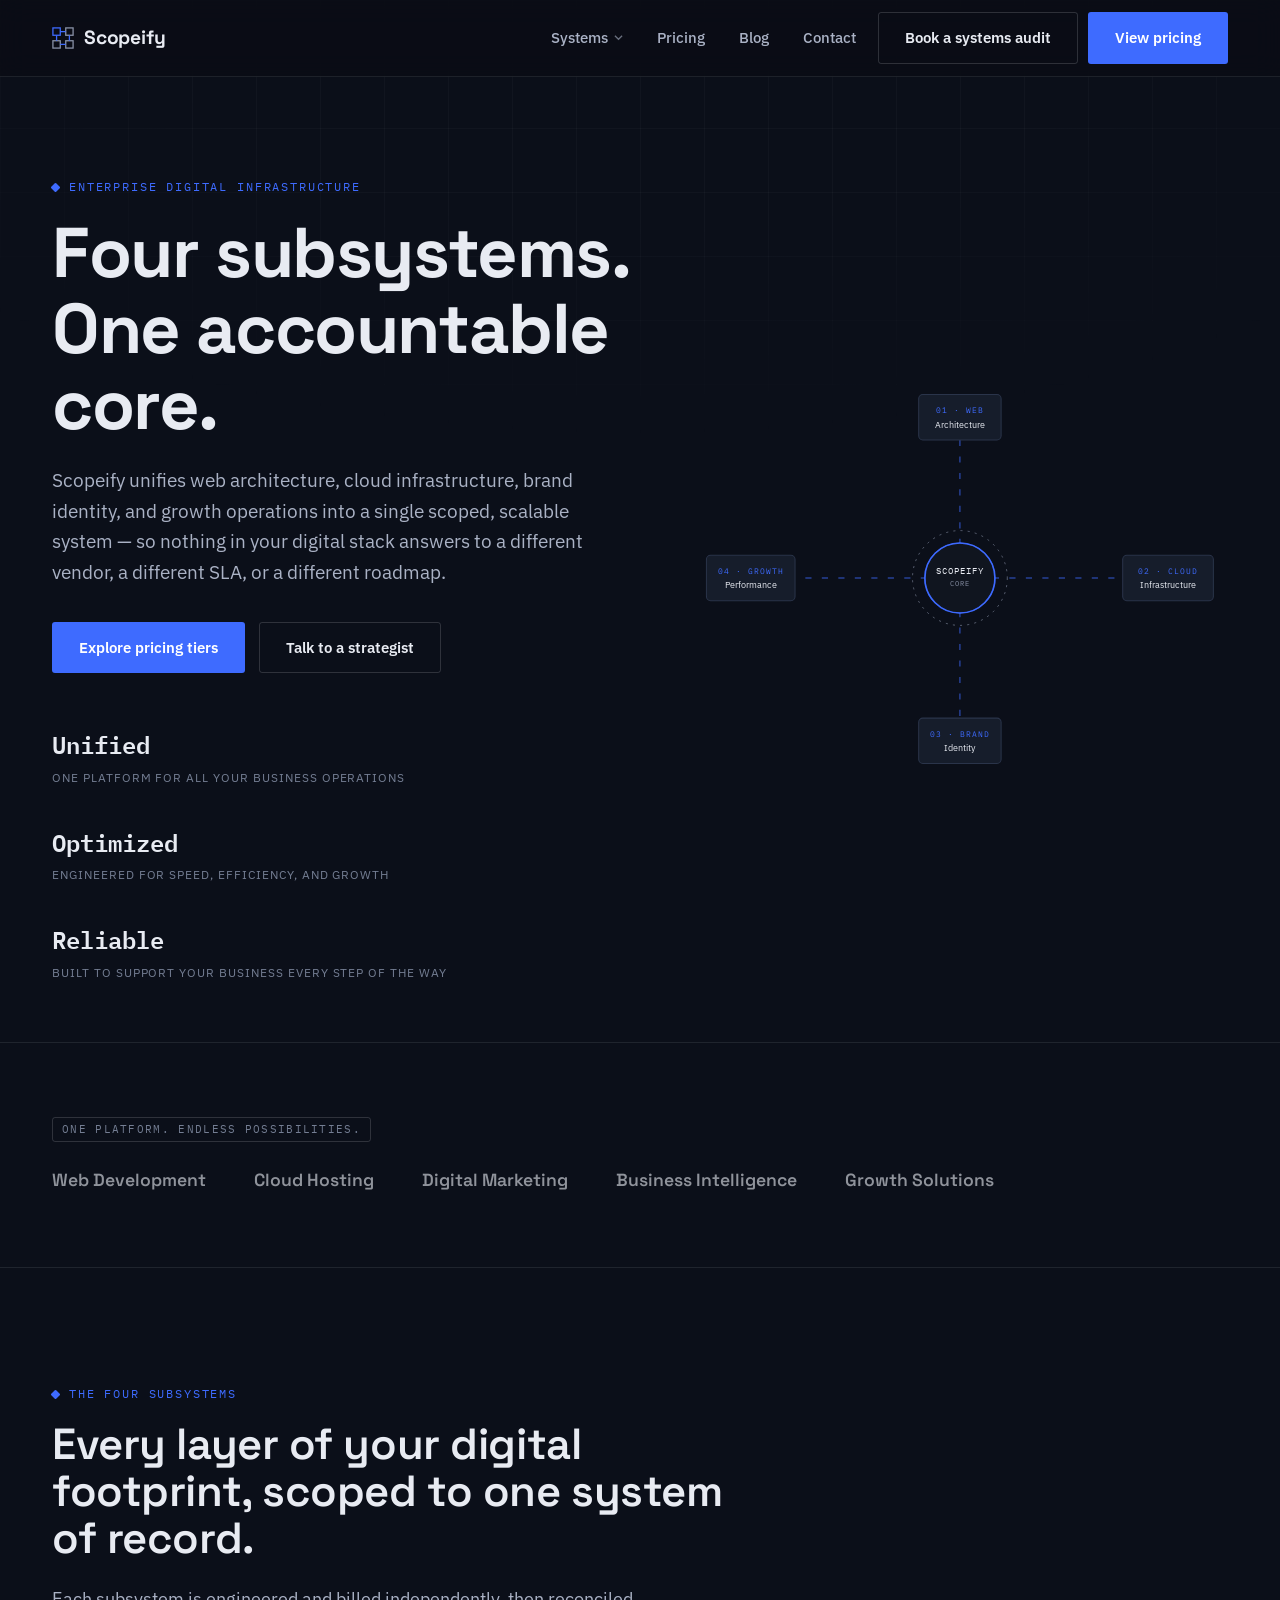
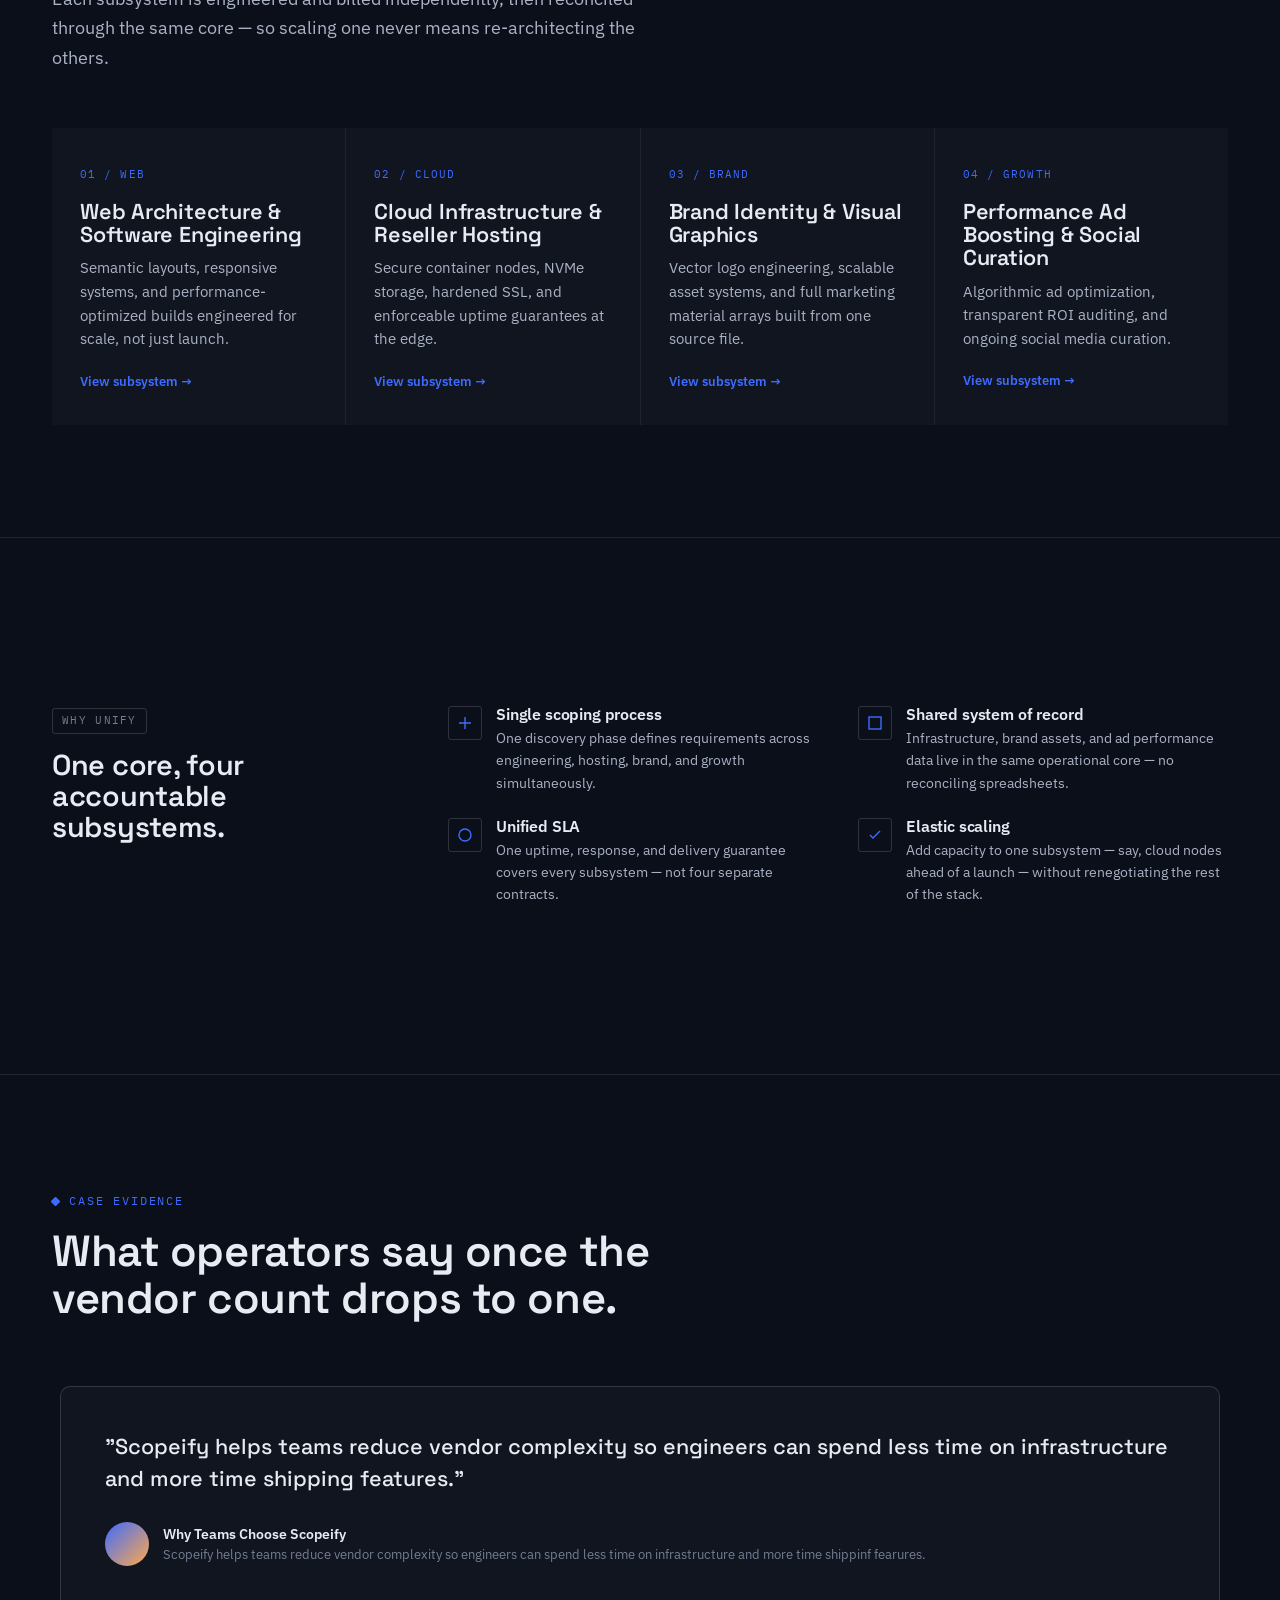
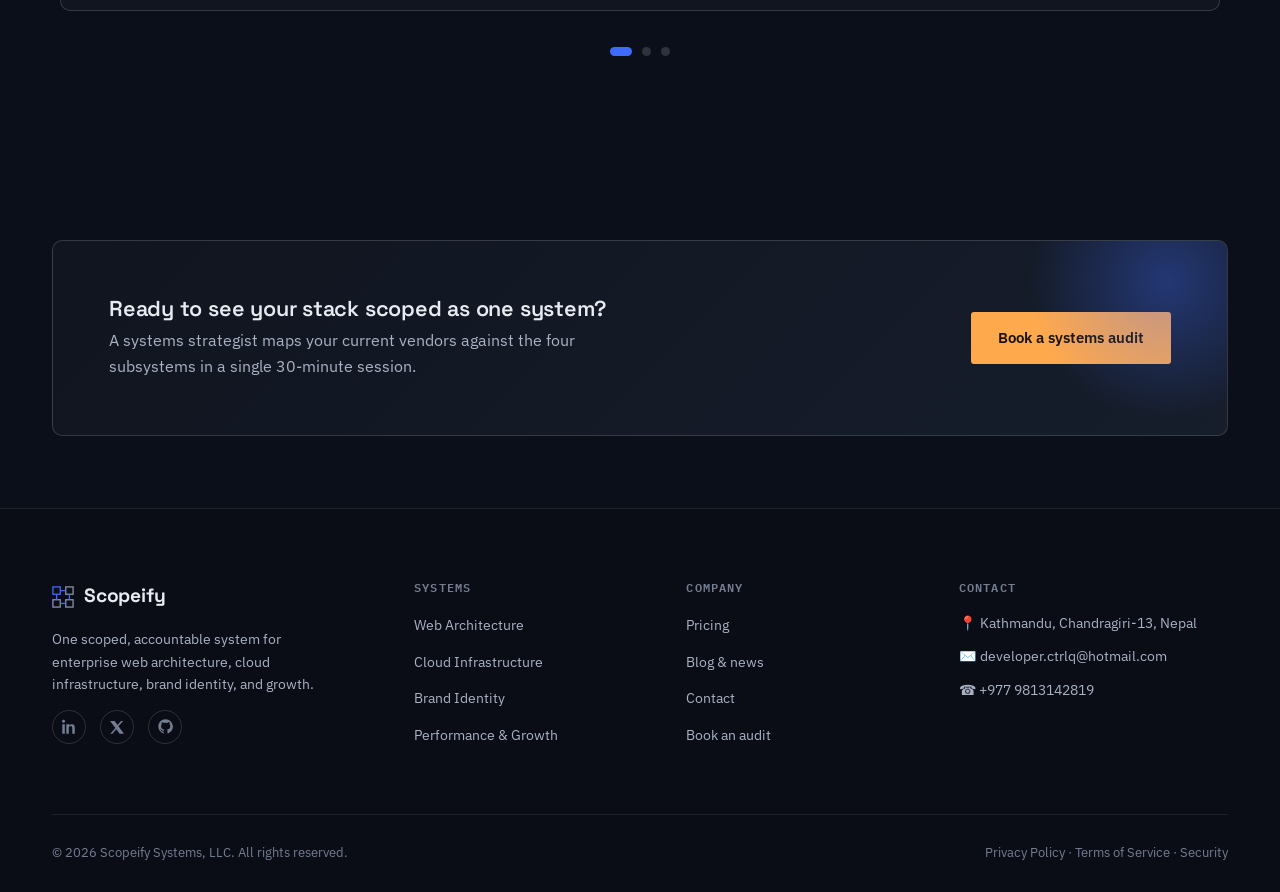
<file: index.html>
<!DOCTYPE html>
<html lang="en">
<head>
<meta charset="UTF-8">
<meta name="viewport" content="width=device-width, initial-scale=1.0">
<title>Scopeify — Unified Digital Infrastructure for the Enterprise</title>
<meta name="description" content="Scopeify unifies web architecture, cloud infrastructure, brand identity, and growth systems into one accountable digital operations layer for enterprise teams.">
<meta property="og:image" content="https://scopeify.pages.dev/og-cover.png">
<meta property="og:url" content="https://scopeify.pages.dev/">
<meta name="twitter:card" content="summary_large_image">
<meta name="twitter:title" content="Scopeify — Unified Digital Infrastructure for the Enterprise">
<meta name="twitter:description" content="Scopeify unifies web architecture, cloud infrastructure, brand identity, and growth systems into one accountable digital operations layer for enterprise teams.">
<meta name="twitter:image" content="https://scopeify.pages.dev/og-cover.png">
<meta property="og:image:type" content="image/png">
<link rel="canonical" href="https://scopeify.pages.dev/">
<link href="https://fonts.googleapis.com/css2?family=Space+Grotesk:wght@500;600;700&family=IBM+Plex+Sans:wght@400;500;600&family=IBM+Plex+Mono:wght@400;500&display=swap" rel="stylesheet">
<link rel="stylesheet" href="styles.css">
<link rel="icon" href="/favicon.ico" sizes="any">
<link rel="icon" type="image/png" href="/favicon.png">
<link rel="apple-touch-icon" href="/apple-touch-icon.png">
<!-- Cloudflare Web Analytics --><script defer src='https://static.cloudflareinsights.com/beacon.min.js' data-cf-beacon='{"token": "a80432f698d6478daed6761909d600c3"}'></script><!-- End Cloudflare Web Analytics -->
</head>
<body>

<header class="site-header">
  <div class="wrap">
    <a href="index.html" class="logo">
      <svg class="mark" viewBox="0 0 24 24" fill="none">
        <rect x="1" y="1" width="8" height="8" stroke="#3E6BFF" stroke-width="1.4"/>
        <rect x="15" y="1" width="8" height="8" stroke="#8A93A8" stroke-width="1.4"/>
        <rect x="1" y="15" width="8" height="8" stroke="#8A93A8" stroke-width="1.4"/>
        <rect x="15" y="15" width="8" height="8" stroke="#8A93A8" stroke-width="1.4"/>
        <path d="M9 5H15M5 9V15M19 9V15M9 19H15" stroke="#3E6BFF" stroke-width="1.4"/>
      </svg>
      Scopeify
    </a>
    <nav class="nav">
      <ul>
        <li class="has-dropdown">
          <a href="#" class="nav-link">Systems <svg class="caret" viewBox="0 0 10 10"><path d="M1 3l4 4 4-4" stroke="currentColor" stroke-width="1.4" fill="none"/></svg></a>
          <ul class="dropdown">
            <li><a href="web-architecture.html"><span class="d-code">01</span><span><span class="d-title">Web Architecture &amp; Software Engineering</span><span class="d-desc">Semantic builds, responsive systems, performance engineering</span></span></a></li>
            <li><a href="cloud-infrastructure.html"><span class="d-code">02</span><span><span class="d-title">Cloud Infrastructure &amp; Reseller Hosting</span><span class="d-desc">Container nodes, NVMe storage, uptime SLAs</span></span></a></li>
            <li><a href="brand-identity.html"><span class="d-code">03</span><span><span class="d-title">Brand Identity &amp; Visual Graphics</span><span class="d-desc">Vector logo systems, scalable asset libraries</span></span></a></li>
            <li><a href="performance-ads.html"><span class="d-code">04</span><span><span class="d-title">Performance Ad Boosting &amp; Social Curation</span><span class="d-desc">Algorithmic bidding, ROI auditing, feed curation</span></span></a></li>
          </ul>
        </li>
        <li><a href="pricing.html" class="nav-link" data-page="pricing.html">Pricing</a></li>
        <li><a href="blog.html" class="nav-link" data-page="blog.html">Blog</a></li>
        <li><a href="contact.html" class="nav-link" data-page="contact.html">Contact</a></li>
      </ul>
      <div class="nav-cta">
        <a href="contact.html" class="btn btn-ghost">Book a systems audit</a>
        <a href="pricing.html" class="btn btn-primary">View pricing</a>
      </div>
    </nav>
    <button class="nav-toggle" aria-label="Menu"><span></span></button>
  </div>
</header>

<main>

  <!-- HERO -->
  <section class="hero">
    <div class="wrap hero-grid">
      <div>
        <span class="eyebrow">Enterprise digital infrastructure</span>
        <h1>Four subsystems.<br>One accountable core.</h1>
        <p class="lede">Scopeify unifies web architecture, cloud infrastructure, brand identity, and growth operations into a single scoped, scalable system — so nothing in your digital stack answers to a different vendor, a different SLA, or a different roadmap.</p>
        <div class="hero-cta">
          <a href="pricing.html" class="btn btn-primary">Explore pricing tiers</a>
          <a href="contact.html" class="btn btn-ghost">Talk to a strategist</a>
        </div>
        <div class="hero-stats">
          <div>
    <div class="num">Unified</div>
    <div class="lbl">One platform for all your business operations</div>
</div>

<div>
    <div class="num">Optimized</div>
    <div class="lbl">Engineered for speed, efficiency, and growth</div>
</div>

<div>
    <div class="num">Reliable</div>
    <div class="lbl">Built to support your business every step of the way</div>
</div>
        </div>
      </div>

      <div class="mesh-wrap">
        <svg viewBox="0 0 520 460" width="100%">
          <g stroke="#3E6BFF" stroke-width="1.4" opacity="0.55">
            <line x1="260" y1="230" x2="260" y2="90" class="mesh-pulse"/>
            <line x1="260" y1="230" x2="420" y2="230" class="mesh-pulse"/>
            <line x1="260" y1="230" x2="260" y2="370" class="mesh-pulse"/>
            <line x1="260" y1="230" x2="100" y2="230" class="mesh-pulse"/>
          </g>

          <!-- core -->
          <circle cx="260" cy="230" r="34" fill="#10151F" stroke="#3E6BFF" stroke-width="1.6"/>
          <circle class="mesh-core-glow" cx="260" cy="230" r="34" fill="none" stroke="#3E6BFF" stroke-width="1" opacity="0.5"/>
          <g class="mesh-node">
            <circle cx="260" cy="230" r="46" fill="none" stroke="#8A93A8" stroke-width="0.6" stroke-dasharray="2 5" class="ring"/>
          </g>
          <text x="260" y="226" text-anchor="middle" font-family="IBM Plex Mono" font-size="9" fill="#E8EBF2" letter-spacing="1">SCOPEIFY</text>
          <text x="260" y="238" text-anchor="middle" font-family="IBM Plex Mono" font-size="7" fill="#8A93A8" letter-spacing="1">CORE</text>

          <!-- node: WEB -->
          <rect x="220" y="52" width="80" height="44" rx="4" fill="#161D2B" stroke="#2A344A"/>
          <text x="260" y="70" text-anchor="middle" font-family="IBM Plex Mono" font-size="8" fill="#3E6BFF" letter-spacing="1">01 · WEB</text>
          <text x="260" y="84" text-anchor="middle" font-family="IBM Plex Sans" font-size="8.5" fill="#E8EBF2">Architecture</text>

          <!-- node: CLOUD -->
          <rect x="418" y="208" width="88" height="44" rx="4" fill="#161D2B" stroke="#2A344A"/>
          <text x="462" y="226" text-anchor="middle" font-family="IBM Plex Mono" font-size="8" fill="#3E6BFF" letter-spacing="1">02 · CLOUD</text>
          <text x="462" y="240" text-anchor="middle" font-family="IBM Plex Sans" font-size="8.5" fill="#E8EBF2">Infrastructure</text>

          <!-- node: BRAND -->
          <rect x="220" y="366" width="80" height="44" rx="4" fill="#161D2B" stroke="#2A344A"/>
          <text x="260" y="384" text-anchor="middle" font-family="IBM Plex Mono" font-size="8" fill="#3E6BFF" letter-spacing="1">03 · BRAND</text>
          <text x="260" y="398" text-anchor="middle" font-family="IBM Plex Sans" font-size="8.5" fill="#E8EBF2">Identity</text>

          <!-- node: GROWTH -->
          <rect x="14" y="208" width="86" height="44" rx="4" fill="#161D2B" stroke="#2A344A"/>
          <text x="57" y="226" text-anchor="middle" font-family="IBM Plex Mono" font-size="8" fill="#3E6BFF" letter-spacing="1">04 · GROWTH</text>
          <text x="57" y="240" text-anchor="middle" font-family="IBM Plex Sans" font-size="8.5" fill="#E8EBF2">Performance</text>
        </svg>
      </div>
    </div>
  </section>

  <!-- LOGO / TRUST STRIP -->
  <section class="section-tight" style="border-top:1px solid var(--line); border-bottom:1px solid var(--line);">
    <div class="wrap">
      <p class="tag" style="margin-bottom:24px;">One platform. Endless possibilities.</p>
      <div style="display:flex; gap:48px; flex-wrap:wrap; align-items:center; opacity:0.6; font-family:var(--display); font-size:1.1rem; font-weight:600;">
        <span>Web Development</span><span>Cloud Hosting</span><span>Digital Marketing</span><span>Business Intelligence</span><span>Growth Solutions</span>
      </div>
    </div>
  </section>

  <!-- SUBSYSTEMS -->
  <section class="section">
    <div class="wrap">
      <div class="section-head reveal">
        <span class="eyebrow">The four subsystems</span>
        <h2>Every layer of your digital footprint, scoped to one system of record.</h2>
        <p class="lede">Each subsystem is engineered and billed independently, then reconciled through the same core — so scaling one never means re-architecting the others.</p>
      </div>
    </div>
    <div class="wrap">
      <div class="grid-4 reveal">
        <a class="card" href="web-architecture.html">
          <span class="d-code">01 / WEB</span>
          <h3>Web Architecture &amp; Software Engineering</h3>
          <p>Semantic layouts, responsive systems, and performance-optimized builds engineered for scale, not just launch.</p>
          <span class="arrow">View subsystem →</span>
        </a>
        <a class="card" href="cloud-infrastructure.html">
          <span class="d-code">02 / CLOUD</span>
          <h3>Cloud Infrastructure &amp; Reseller Hosting</h3>
          <p>Secure container nodes, NVMe storage, hardened SSL, and enforceable uptime guarantees at the edge.</p>
          <span class="arrow">View subsystem →</span>
        </a>
        <a class="card" href="brand-identity.html">
          <span class="d-code">03 / BRAND</span>
          <h3>Brand Identity &amp; Visual Graphics</h3>
          <p>Vector logo engineering, scalable asset systems, and full marketing material arrays built from one source file.</p>
          <span class="arrow">View subsystem →</span>
        </a>
        <a class="card" href="performance-ads.html">
          <span class="d-code">04 / GROWTH</span>
          <h3>Performance Ad Boosting &amp; Social Curation</h3>
          <p>Algorithmic ad optimization, transparent ROI auditing, and ongoing social media curation.</p>
          <span class="arrow">View subsystem →</span>
        </a>
      </div>
    </div>
  </section>

  <!-- WHY UNIFIED -->
  <section class="section" style="border-top:1px solid var(--line);">
    <div class="wrap">
      <div class="feature-row reveal">
        <div>
          <span class="tag">Why unify</span>
          <h2 style="margin-top:16px; font-size:1.8rem;">One core, four accountable subsystems.</h2>
        </div>
        <div class="feature-list">
          <div class="feature-item">
            <div class="fi-icon"><svg width="16" height="16" viewBox="0 0 16 16"><path d="M2 8h12M8 2v12" stroke="#3E6BFF" stroke-width="1.4"/></svg></div>
            <div><h4>Single scoping process</h4><p>One discovery phase defines requirements across engineering, hosting, brand, and growth simultaneously.</p></div>
          </div>
          <div class="feature-item">
            <div class="fi-icon"><svg width="16" height="16" viewBox="0 0 16 16"><rect x="2" y="2" width="12" height="12" stroke="#3E6BFF" stroke-width="1.4" fill="none"/></svg></div>
            <div><h4>Shared system of record</h4><p>Infrastructure, brand assets, and ad performance data live in the same operational core — no reconciling spreadsheets.</p></div>
          </div>
          <div class="feature-item">
            <div class="fi-icon"><svg width="16" height="16" viewBox="0 0 16 16"><circle cx="8" cy="8" r="6" stroke="#3E6BFF" stroke-width="1.4" fill="none"/></svg></div>
            <div><h4>Unified SLA</h4><p>One uptime, response, and delivery guarantee covers every subsystem — not four separate contracts.</p></div>
          </div>
          <div class="feature-item">
            <div class="fi-icon"><svg width="16" height="16" viewBox="0 0 16 16"><path d="M3 8l3 3 7-7" stroke="#3E6BFF" stroke-width="1.4" fill="none"/></svg></div>
            <div><h4>Elastic scaling</h4><p>Add capacity to one subsystem — say, cloud nodes ahead of a launch — without renegotiating the rest of the stack.</p></div>
          </div>
        </div>
      </div>
    </div>
  </section>

  <!-- TESTIMONIALS -->
  <section class="section" style="border-top:1px solid var(--line);">
    <div class="wrap">
      <div class="section-head reveal">
        <span class="eyebrow">Case evidence</span>
        <h2>What operators say once the vendor count drops to one.</h2>
      </div>
      <div class="carousel reveal">
        <div class="carousel-track">
          <div class="t-slide">
            <div class="t-card">
              <blockquote>"Scopeify helps teams reduce vendor complexity so engineers can spend less time on infrastructure and more time shipping features."</blockquote>
              <div class="t-meta"><div class="t-avatar"></div><div><div class="t-name">Why Teams Choose Scopeify</div><div class="t-role">Scopeify helps teams reduce vendor complexity so engineers can spend less time on infrastructure and more time shippinf fearures.</div></div></div>
            </div>
          </div>
          <div class="t-slide">
            <div class="t-card">
              <blockquote>"Clear ROI insights help you understand the impact of every marketing dollar, while transparent reporting keeps every decision backed by data."</blockquote>
              <div class="t-meta"><div class="t-avatar"></div><div><div class="t-name">Clear ROI Insights</div><div class="t-role">Understand the impact of every marketing dollar with transparent reporting that keeps every decision backed by data.</div></div></div>
            </div>
          </div>
          <div class="t-slide">
            <div class="t-card">
              <blockquote>"Built for businesses that demand speed, resilience, and seamless scalability-because dependable infrastructure is the foundation of sustainable growth."</blockquote>
              <div class="t-meta"><div class="t-avatar"></div><div><div class="t-name">Enterprise Reliability</div><div class="t-role">Scalable cloud infrastructure engineered for performance, security, and continuous business operations.</div></div></div>
            </div>
          </div>
        </div>
        <div class="carousel-nav"></div>
      </div>
    </div>
  </section>

  <!-- CTA BAND -->
  <section class="section-tight">
    <div class="wrap">
      <div class="cta-band reveal">
        <div>
          <h3 style="margin-bottom:8px;">Ready to see your stack scoped as one system?</h3>
          <p style="margin:0; max-width:480px;">A systems strategist maps your current vendors against the four subsystems in a single 30-minute session.</p>
        </div>
        <a href="contact.html" class="btn btn-amber">Book a systems audit</a>
      </div>
    </div>
  </section>

</main>

<footer class="site-footer">
  <div class="wrap">
    <div class="footer-grid">
      <div>
        <a href="index.html" class="logo" style="margin-bottom:16px; display:inline-flex;">
          <svg class="mark" viewBox="0 0 24 24" fill="none">
            <rect x="1" y="1" width="8" height="8" stroke="#3E6BFF" stroke-width="1.4"/>
            <rect x="15" y="1" width="8" height="8" stroke="#8A93A8" stroke-width="1.4"/>
            <rect x="1" y="15" width="8" height="8" stroke="#8A93A8" stroke-width="1.4"/>
            <rect x="15" y="15" width="8" height="8" stroke="#8A93A8" stroke-width="1.4"/>
            <path d="M9 5H15M5 9V15M19 9V15M9 19H15" stroke="#3E6BFF" stroke-width="1.4"/>
          </svg>
          Scopeify
        </a>
        <p style="max-width:280px; font-size:0.88rem;">One scoped, accountable system for enterprise web architecture, cloud infrastructure, brand identity, and growth.</p>
        <div class="socials">
          <a href="#" aria-label="LinkedIn"><svg width="15" height="15" viewBox="0 0 24 24" fill="currentColor"><path d="M4.98 3.5C4.98 4.88 3.87 6 2.5 6S0 4.88 0 3.5 1.11 1 2.48 1 4.98 2.12 4.98 3.5zM.5 8.5h4v15h-4v-15zm7.5 0h3.83v2.05h.05c.53-1 1.84-2.05 3.79-2.05 4.06 0 4.81 2.67 4.81 6.14v8.86h-4v-7.86c0-1.87-.03-4.27-2.6-4.27-2.61 0-3.01 2.04-3.01 4.14v7.99h-4v-15z"/></svg></a>
          <a href="#" aria-label="X"><svg width="14" height="14" viewBox="0 0 24 24" fill="currentColor"><path d="M18.9 1.5h3.7l-8.1 9.3 9.5 12.7h-7.4l-5.8-7.6-6.6 7.6H.5l8.7-10-9.1-12h7.6l5.3 7z"/></svg></a>
          <a href="#" aria-label="GitHub"><svg width="15" height="15" viewBox="0 0 24 24" fill="currentColor"><path d="M12 .5C5.6.5.5 5.6.5 12c0 5.1 3.3 9.4 7.9 11 .6.1.8-.3.8-.6v-2.2c-3.2.7-3.9-1.4-3.9-1.4-.5-1.3-1.3-1.7-1.3-1.7-1.1-.7.1-.7.1-.7 1.2.1 1.8 1.2 1.8 1.2 1 1.8 2.8 1.3 3.5 1 .1-.8.4-1.3.8-1.6-2.6-.3-5.3-1.3-5.3-5.7 0-1.3.5-2.3 1.2-3.1-.1-.3-.5-1.5.1-3.1 0 0 1-.3 3.3 1.2A11 11 0 0112 5.8c1 0 2.1.1 3.1.4 2.3-1.5 3.3-1.2 3.3-1.2.6 1.6.2 2.8.1 3.1.8.8 1.2 1.9 1.2 3.1 0 4.4-2.7 5.4-5.3 5.7.4.4.8 1.1.8 2.2v3.3c0 .3.2.7.8.6 4.6-1.6 7.9-5.9 7.9-11C23.5 5.6 18.4.5 12 .5z"/></svg></a>
        </div>
      </div>
      <div>
        <h4>Systems</h4>
        <ul>
          <li><a href="web-architecture.html">Web Architecture</a></li>
          <li><a href="cloud-infrastructure.html">Cloud Infrastructure</a></li>
          <li><a href="brand-identity.html">Brand Identity</a></li>
          <li><a href="performance-ads.html">Performance &amp; Growth</a></li>
        </ul>
      </div>
      <div>
        <h4>Company</h4>
        <ul>
          <li><a href="pricing.html">Pricing</a></li>
          <li><a href="blog.html">Blog &amp; news</a></li>
          <li><a href="contact.html">Contact</a></li>
          <li><a href="contact.html">Book an audit</a></li>
        </ul>
      </div>
      <div>
        <h4>Contact</h4>
        <ul class="footer-contact">
          <li>📍 Kathmandu, Chandragiri-13, Nepal</li>
          <li>✉️ developer.ctrlq@hotmail.com</li>
          <li>☎ +977 9813142819</li>
        </ul>
      </div>
    </div>
    <div class="footer-bottom">
      <p>© 2026 Scopeify Systems, LLC. All rights reserved.</p>
      <p>Privacy Policy · Terms of Service · Security</p>
    </div>
  </div>
</footer>
<script src="script.js"></script>
</body>
</html>
</file>
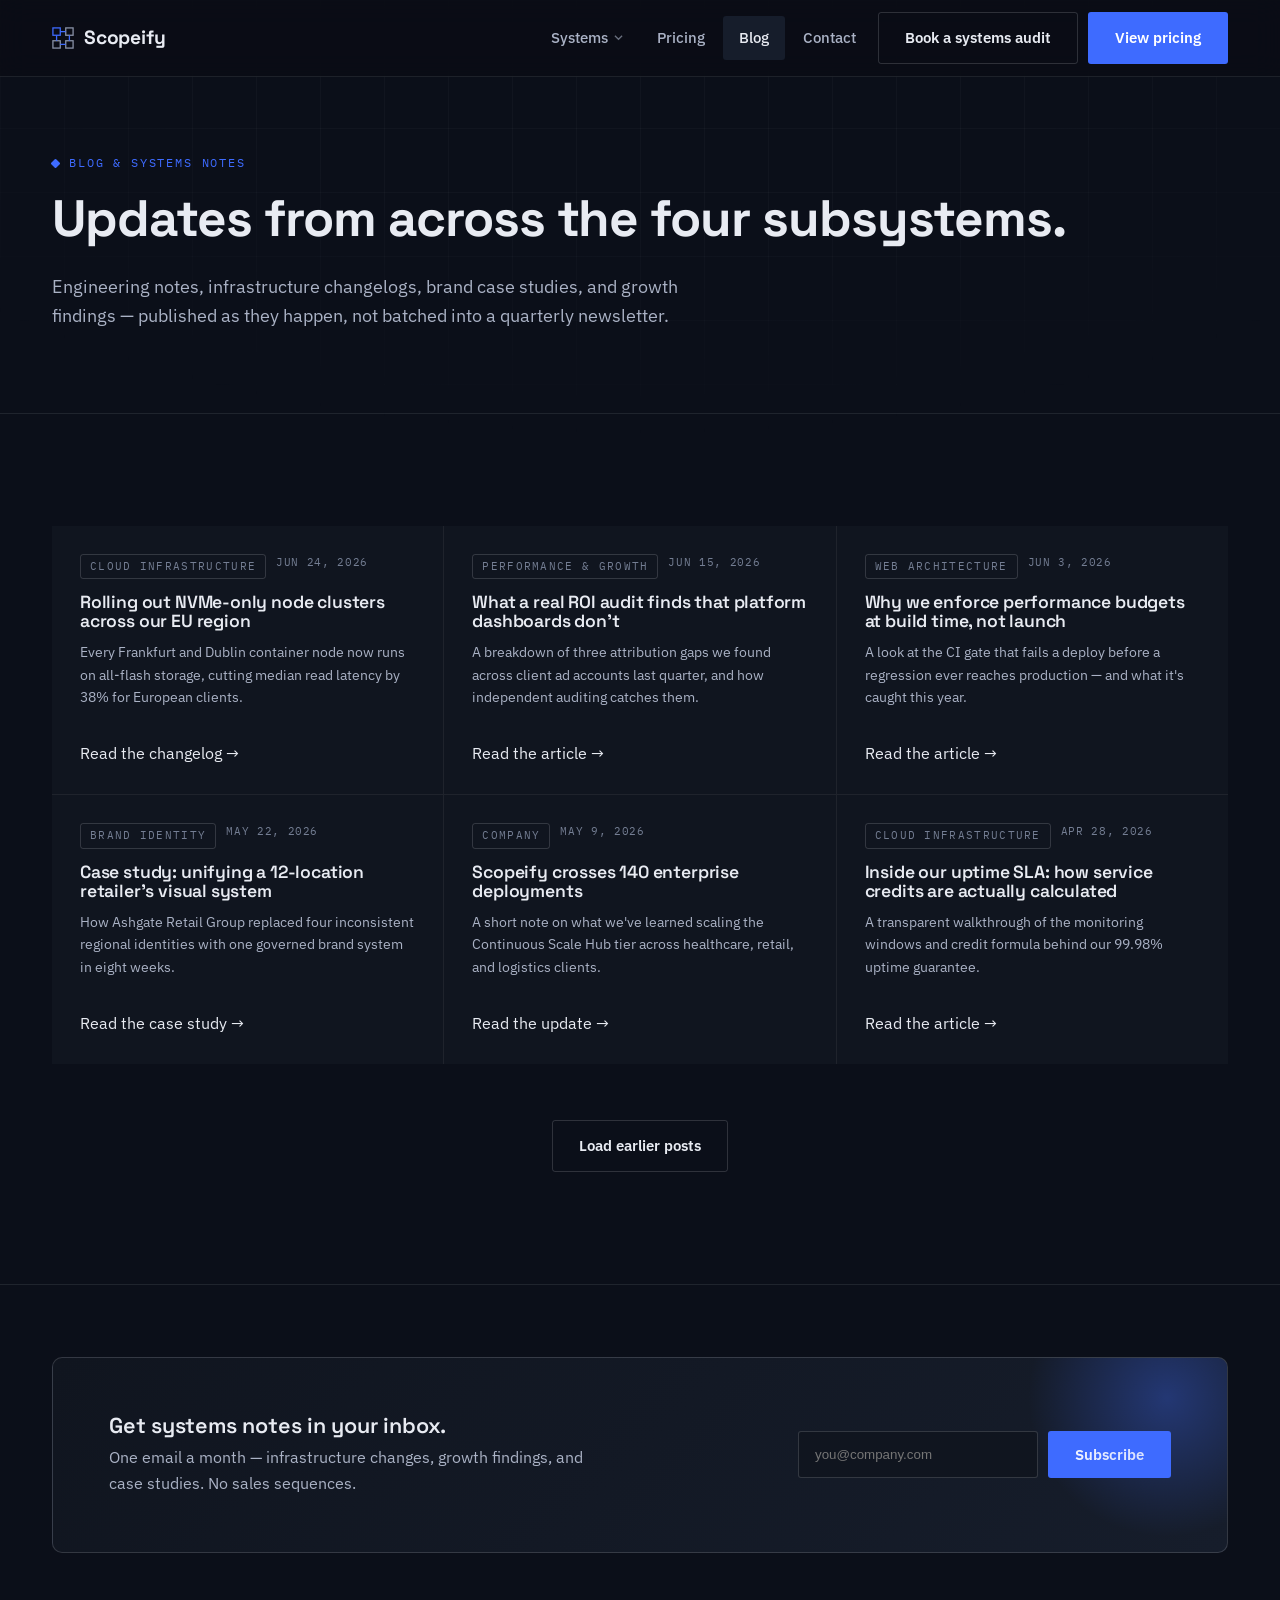
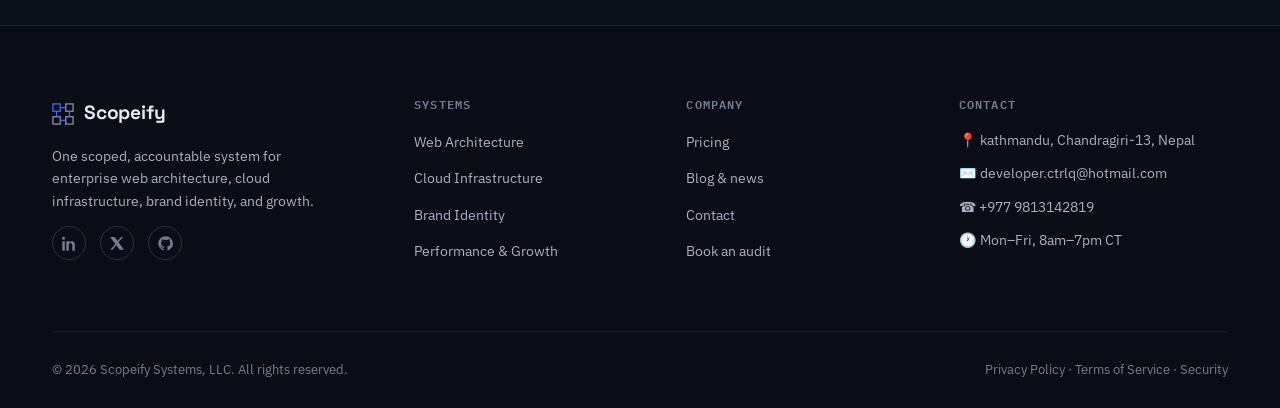
<file: blog.html>
<!DOCTYPE html>
<html lang="en">
<head>
<meta charset="UTF-8">
<meta name="viewport" content="width=device-width, initial-scale=1.0">
<title>Blog & Systems Notes — Scopeify</title>
<meta name="description" content="Engineering notes, infrastructure changelogs, brand case studies, and growth findings from the Scopeify team.">
<link rel="preconnect" href="https://fonts.googleapis.com">
<link href="https://fonts.googleapis.com/css2?family=Space+Grotesk:wght@500;600;700&family=IBM+Plex+Sans:wght@400;500;600&family=IBM+Plex+Mono:wght@400;500&display=swap" rel="stylesheet">
<link rel="stylesheet" href="styles.css">
</head>
<body>
<header class="site-header">
  <div class="wrap">
    <a href="index.html" class="logo">
      <svg class="mark" viewBox="0 0 24 24" fill="none">
        <rect x="1" y="1" width="8" height="8" stroke="#3E6BFF" stroke-width="1.4"/>
        <rect x="15" y="1" width="8" height="8" stroke="#8A93A8" stroke-width="1.4"/>
        <rect x="1" y="15" width="8" height="8" stroke="#8A93A8" stroke-width="1.4"/>
        <rect x="15" y="15" width="8" height="8" stroke="#8A93A8" stroke-width="1.4"/>
        <path d="M9 5H15M5 9V15M19 9V15M9 19H15" stroke="#3E6BFF" stroke-width="1.4"/>
      </svg>
      Scopeify
    </a>
    <nav class="nav">
      <ul>
        <li class="has-dropdown">
          <a href="#" class="nav-link">Systems <svg class="caret" viewBox="0 0 10 10"><path d="M1 3l4 4 4-4" stroke="currentColor" stroke-width="1.4" fill="none"/></svg></a>
          <ul class="dropdown">
            <li><a href="web-architecture.html"><span class="d-code">01</span><span><span class="d-title">Web Architecture &amp; Software Engineering</span><span class="d-desc">Semantic builds, responsive systems, performance engineering</span></span></a></li>
            <li><a href="cloud-infrastructure.html"><span class="d-code">02</span><span><span class="d-title">Cloud Infrastructure &amp; Reseller Hosting</span><span class="d-desc">Container nodes, NVMe storage, uptime SLAs</span></span></a></li>
            <li><a href="brand-identity.html"><span class="d-code">03</span><span><span class="d-title">Brand Identity &amp; Visual Graphics</span><span class="d-desc">Vector logo systems, scalable asset libraries</span></span></a></li>
            <li><a href="performance-ads.html"><span class="d-code">04</span><span><span class="d-title">Performance Ad Boosting &amp; Social Curation</span><span class="d-desc">Algorithmic bidding, ROI auditing, feed curation</span></span></a></li>
          </ul>
        </li>
        <li><a href="pricing.html" class="nav-link" data-page="pricing.html">Pricing</a></li>
        <li><a href="blog.html" class="nav-link active" data-page="blog.html">Blog</a></li>
        <li><a href="contact.html" class="nav-link" data-page="contact.html">Contact</a></li>
      </ul>
      <div class="nav-cta">
        <a href="contact.html" class="btn btn-ghost">Book a systems audit</a>
        <a href="pricing.html" class="btn btn-primary">View pricing</a>
      </div>
    </nav>
    <button class="nav-toggle" aria-label="Menu"><span></span></button>
  </div>
</header>

<main>
  <section class="sub-hero">
    <div class="wrap">
      <span class="eyebrow">Blog &amp; systems notes</span>
      <h1 style="font-size:clamp(2.2rem,4.4vw,3.2rem);">Updates from across the four subsystems.</h1>
      <p class="lede">Engineering notes, infrastructure changelogs, brand case studies, and growth findings — published as they happen, not batched into a quarterly newsletter.</p>
    </div>
  </section>

  <section class="section">
    <div class="wrap">
      <div class="grid-3 reveal">
        <a class="post-card" href="#">
          <div class="p-meta"><span class="tag">Cloud Infrastructure</span><span>Jun 24, 2026</span></div>
          <h3>Rolling out NVMe-only node clusters across our EU region</h3>
          <p>Every Frankfurt and Dublin container node now runs on all-flash storage, cutting median read latency by 38% for European clients.</p>
          <span class="arrow">Read the changelog →</span>
        </a>
        <a class="post-card" href="#">
          <div class="p-meta"><span class="tag">Performance &amp; Growth</span><span>Jun 15, 2026</span></div>
          <h3>What a real ROI audit finds that platform dashboards don't</h3>
          <p>A breakdown of three attribution gaps we found across client ad accounts last quarter, and how independent auditing catches them.</p>
          <span class="arrow">Read the article →</span>
        </a>
        <a class="post-card" href="#">
          <div class="p-meta"><span class="tag">Web Architecture</span><span>Jun 3, 2026</span></div>
          <h3>Why we enforce performance budgets at build time, not launch</h3>
          <p>A look at the CI gate that fails a deploy before a regression ever reaches production — and what it's caught this year.</p>
          <span class="arrow">Read the article →</span>
        </a>
        <a class="post-card" href="#">
          <div class="p-meta"><span class="tag">Brand Identity</span><span>May 22, 2026</span></div>
          <h3>Case study: unifying a 12-location retailer's visual system</h3>
          <p>How Ashgate Retail Group replaced four inconsistent regional identities with one governed brand system in eight weeks.</p>
          <span class="arrow">Read the case study →</span>
        </a>
        <a class="post-card" href="#">
          <div class="p-meta"><span class="tag">Company</span><span>May 9, 2026</span></div>
          <h3>Scopeify crosses 140 enterprise deployments</h3>
          <p>A short note on what we've learned scaling the Continuous Scale Hub tier across healthcare, retail, and logistics clients.</p>
          <span class="arrow">Read the update →</span>
        </a>
        <a class="post-card" href="#">
          <div class="p-meta"><span class="tag">Cloud Infrastructure</span><span>Apr 28, 2026</span></div>
          <h3>Inside our uptime SLA: how service credits are actually calculated</h3>
          <p>A transparent walkthrough of the monitoring windows and credit formula behind our 99.98% uptime guarantee.</p>
          <span class="arrow">Read the article →</span>
        </a>
      </div>

      <div style="text-align:center; margin-top:56px;">
        <a href="#" class="btn btn-ghost">Load earlier posts</a>
      </div>
    </div>
  </section>

  <section class="section-tight" style="border-top:1px solid var(--line);">
    <div class="wrap">
      <div class="cta-band reveal">
        <div>
          <h3 style="margin-bottom:8px;">Get systems notes in your inbox.</h3>
          <p style="margin:0; max-width:480px;">One email a month — infrastructure changes, growth findings, and case studies. No sales sequences.</p>
        </div>
        <form style="display:flex; gap:10px; flex-wrap:wrap;">
          <input type="email" placeholder="you@company.com" required style="background:var(--surface); border:1px solid var(--line-strong); border-radius:var(--radius-sm); padding:13px 16px; color:var(--text); min-width:240px;">
          <button type="submit" class="btn btn-primary">Subscribe</button>
        </form>
      </div>
    </div>
  </section>

</main>
<footer class="site-footer">
  <div class="wrap">
    <div class="footer-grid">
      <div>
        <a href="index.html" class="logo" style="margin-bottom:16px; display:inline-flex;">
          <svg class="mark" viewBox="0 0 24 24" fill="none">
            <rect x="1" y="1" width="8" height="8" stroke="#3E6BFF" stroke-width="1.4"/>
            <rect x="15" y="1" width="8" height="8" stroke="#8A93A8" stroke-width="1.4"/>
            <rect x="1" y="15" width="8" height="8" stroke="#8A93A8" stroke-width="1.4"/>
            <rect x="15" y="15" width="8" height="8" stroke="#8A93A8" stroke-width="1.4"/>
            <path d="M9 5H15M5 9V15M19 9V15M9 19H15" stroke="#3E6BFF" stroke-width="1.4"/>
          </svg>
          Scopeify
        </a>
        <p style="max-width:280px; font-size:0.88rem;">One scoped, accountable system for enterprise web architecture, cloud infrastructure, brand identity, and growth.</p>
        <div class="socials">
          <a href="#" aria-label="LinkedIn"><svg width="15" height="15" viewBox="0 0 24 24" fill="currentColor"><path d="M4.98 3.5C4.98 4.88 3.87 6 2.5 6S0 4.88 0 3.5 1.11 1 2.48 1 4.98 2.12 4.98 3.5zM.5 8.5h4v15h-4v-15zm7.5 0h3.83v2.05h.05c.53-1 1.84-2.05 3.79-2.05 4.06 0 4.81 2.67 4.81 6.14v8.86h-4v-7.86c0-1.87-.03-4.27-2.6-4.27-2.61 0-3.01 2.04-3.01 4.14v7.99h-4v-15z"/></svg></a>
          <a href="#" aria-label="X"><svg width="14" height="14" viewBox="0 0 24 24" fill="currentColor"><path d="M18.9 1.5h3.7l-8.1 9.3 9.5 12.7h-7.4l-5.8-7.6-6.6 7.6H.5l8.7-10-9.1-12h7.6l5.3 7z"/></svg></a>
          <a href="#" aria-label="GitHub"><svg width="15" height="15" viewBox="0 0 24 24" fill="currentColor"><path d="M12 .5C5.6.5.5 5.6.5 12c0 5.1 3.3 9.4 7.9 11 .6.1.8-.3.8-.6v-2.2c-3.2.7-3.9-1.4-3.9-1.4-.5-1.3-1.3-1.7-1.3-1.7-1.1-.7.1-.7.1-.7 1.2.1 1.8 1.2 1.8 1.2 1 1.8 2.8 1.3 3.5 1 .1-.8.4-1.3.8-1.6-2.6-.3-5.3-1.3-5.3-5.7 0-1.3.5-2.3 1.2-3.1-.1-.3-.5-1.5.1-3.1 0 0 1-.3 3.3 1.2A11 11 0 0112 5.8c1 0 2.1.1 3.1.4 2.3-1.5 3.3-1.2 3.3-1.2.6 1.6.2 2.8.1 3.1.8.8 1.2 1.9 1.2 3.1 0 4.4-2.7 5.4-5.3 5.7.4.4.8 1.1.8 2.2v3.3c0 .3.2.7.8.6 4.6-1.6 7.9-5.9 7.9-11C23.5 5.6 18.4.5 12 .5z"/></svg></a>
        </div>
      </div>
      <div>
        <h4>Systems</h4>
        <ul>
          <li><a href="web-architecture.html">Web Architecture</a></li>
          <li><a href="cloud-infrastructure.html">Cloud Infrastructure</a></li>
          <li><a href="brand-identity.html">Brand Identity</a></li>
          <li><a href="performance-ads.html">Performance &amp; Growth</a></li>
        </ul>
      </div>
      <div>
        <h4>Company</h4>
        <ul>
          <li><a href="pricing.html">Pricing</a></li>
          <li><a href="blog.html">Blog &amp; news</a></li>
          <li><a href="contact.html">Contact</a></li>
          <li><a href="contact.html">Book an audit</a></li>
        </ul>
      </div>
      <div>
        <h4>Contact</h4>
        <ul class="footer-contact">
          <li>📍 kathmandu, Chandragiri-13, Nepal</li>
          <li>✉️ developer.ctrlq@hotmail.com</li>
          <li>☎ +977 9813142819</li>
          <li>🕐 Mon–Fri, 8am–7pm CT</li>
        </ul>
      </div>
    </div>
    <div class="footer-bottom">
      <p>© 2026 Scopeify Systems, LLC. All rights reserved.</p>
      <p>Privacy Policy · Terms of Service · Security</p>
    </div>
  </div>
</footer>
<script src="script.js"></script>
</body>
</html>
</file>
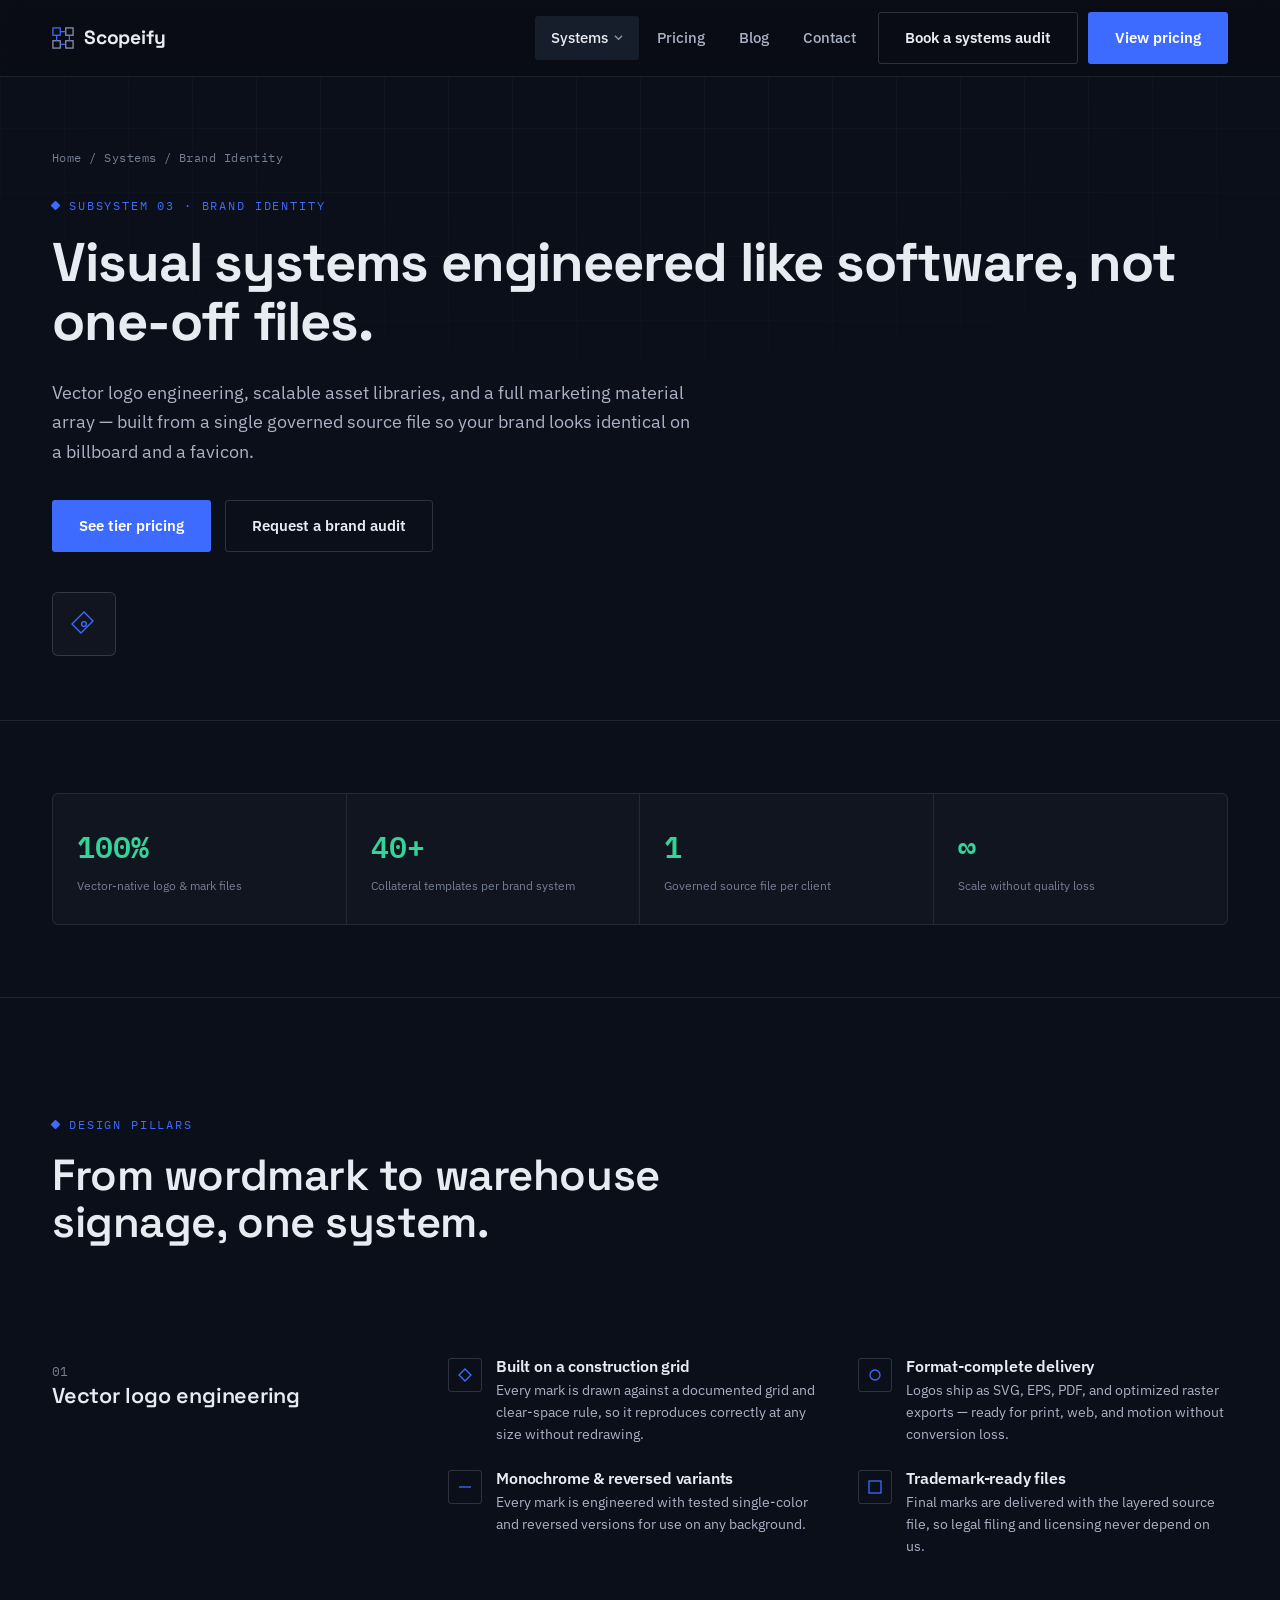
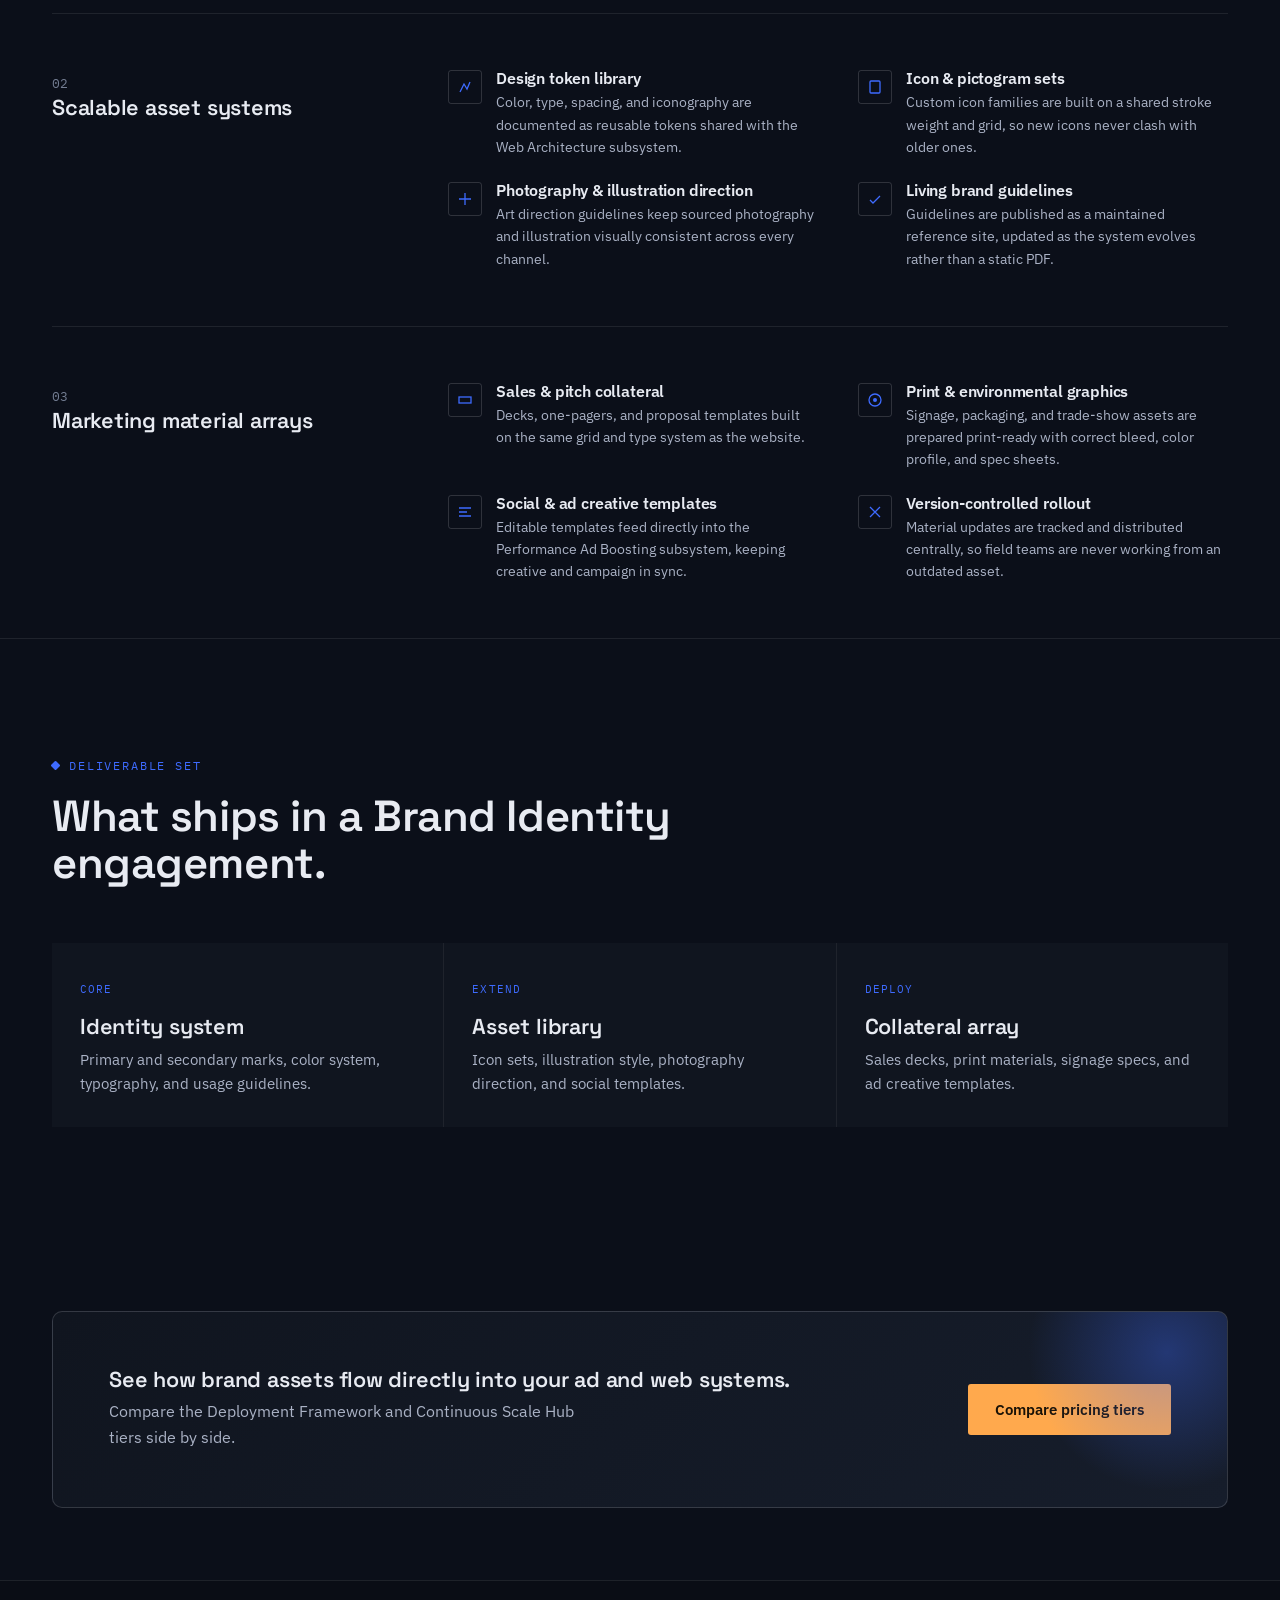
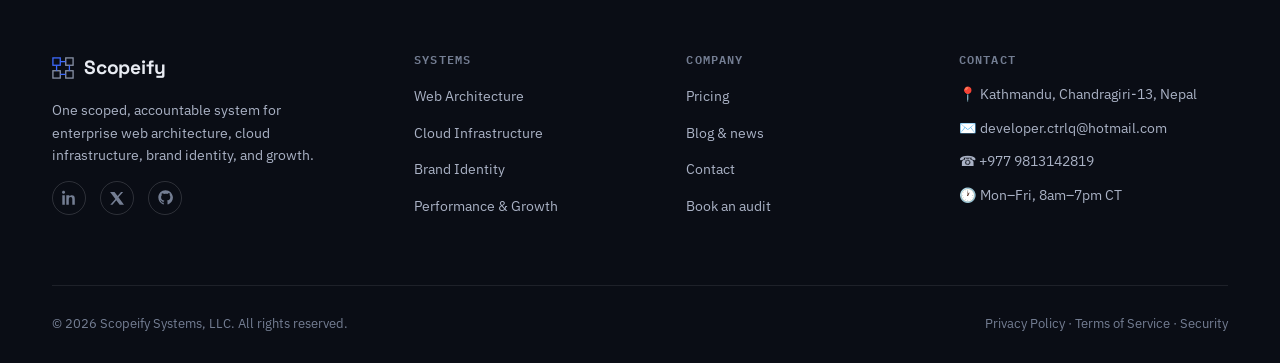
<file: brand-identity.html>
<!DOCTYPE html>
<html lang="en">
<head>
<meta charset="UTF-8">
<meta name="viewport" content="width=device-width, initial-scale=1.0">
<title>Brand Identity & Visual Graphics — Scopeify</title>
<meta name="description" content="Vector logo engineering, scalable asset systems, and marketing material arrays — Subsystem 03 of the Scopeify unified infrastructure platform.">
<link rel="preconnect" href="https://fonts.googleapis.com">
<link href="https://fonts.googleapis.com/css2?family=Space+Grotesk:wght@500;600;700&family=IBM+Plex+Sans:wght@400;500;600&family=IBM+Plex+Mono:wght@400;500&display=swap" rel="stylesheet">
<link rel="stylesheet" href="styles.css">
</head>
<body>
<header class="site-header">
  <div class="wrap">
    <a href="index.html" class="logo">
      <svg class="mark" viewBox="0 0 24 24" fill="none">
        <rect x="1" y="1" width="8" height="8" stroke="#3E6BFF" stroke-width="1.4"/>
        <rect x="15" y="1" width="8" height="8" stroke="#8A93A8" stroke-width="1.4"/>
        <rect x="1" y="15" width="8" height="8" stroke="#8A93A8" stroke-width="1.4"/>
        <rect x="15" y="15" width="8" height="8" stroke="#8A93A8" stroke-width="1.4"/>
        <path d="M9 5H15M5 9V15M19 9V15M9 19H15" stroke="#3E6BFF" stroke-width="1.4"/>
      </svg>
      Scopeify
    </a>
    <nav class="nav">
      <ul>
        <li class="has-dropdown">
          <a href="#" class="nav-link active">Systems <svg class="caret" viewBox="0 0 10 10"><path d="M1 3l4 4 4-4" stroke="currentColor" stroke-width="1.4" fill="none"/></svg></a>
          <ul class="dropdown">
            <li><a href="web-architecture.html"><span class="d-code">01</span><span><span class="d-title">Web Architecture &amp; Software Engineering</span><span class="d-desc">Semantic builds, responsive systems, performance engineering</span></span></a></li>
            <li><a href="cloud-infrastructure.html"><span class="d-code">02</span><span><span class="d-title">Cloud Infrastructure &amp; Reseller Hosting</span><span class="d-desc">Container nodes, NVMe storage, uptime SLAs</span></span></a></li>
            <li><a href="brand-identity.html"><span class="d-code">03</span><span><span class="d-title">Brand Identity &amp; Visual Graphics</span><span class="d-desc">Vector logo systems, scalable asset libraries</span></span></a></li>
            <li><a href="performance-ads.html"><span class="d-code">04</span><span><span class="d-title">Performance Ad Boosting &amp; Social Curation</span><span class="d-desc">Algorithmic bidding, ROI auditing, feed curation</span></span></a></li>
          </ul>
        </li>
        <li><a href="pricing.html" class="nav-link" data-page="pricing.html">Pricing</a></li>
        <li><a href="blog.html" class="nav-link" data-page="blog.html">Blog</a></li>
        <li><a href="contact.html" class="nav-link" data-page="contact.html">Contact</a></li>
      </ul>
      <div class="nav-cta">
        <a href="contact.html" class="btn btn-ghost">Book a systems audit</a>
        <a href="pricing.html" class="btn btn-primary">View pricing</a>
      </div>
    </nav>
    <button class="nav-toggle" aria-label="Menu"><span></span></button>
  </div>
</header>

<main>
  <section class="sub-hero">
    <div class="wrap">
      <p class="crumbs"><a href="index.html">Home</a> / <a href="index.html">Systems</a> / Brand Identity</p>
      <div class="sub-hero-top">
        <div>
          <span class="eyebrow">Subsystem 03 · Brand Identity</span>
          <h1 style="font-size:clamp(2.2rem,4.4vw,3.4rem);">Visual systems engineered like software, not one-off files.</h1>
          <p class="lede">Vector logo engineering, scalable asset libraries, and a full marketing material array — built from a single governed source file so your brand looks identical on a billboard and a favicon.</p>
          <div class="hero-cta">
            <a href="pricing.html" class="btn btn-primary">See tier pricing</a>
            <a href="contact.html" class="btn btn-ghost">Request a brand audit</a>
          </div>
        </div>
        <div class="sub-hero-icon">
          <svg width="30" height="30" viewBox="0 0 30 30" fill="none"><path d="M15 3l9 9-12 12-9-9z" stroke="#3E6BFF" stroke-width="1.4"/><circle cx="15" cy="15" r="2.4" stroke="#3E6BFF" stroke-width="1.4"/></svg>
        </div>
      </div>
    </div>
  </section>

  <section class="section-tight">
    <div class="wrap">
      <div class="stat-strip reveal">
        <div class="stat"><div class="num">100%</div><div class="lbl">Vector-native logo &amp; mark files</div></div>
        <div class="stat"><div class="num">40+</div><div class="lbl">Collateral templates per brand system</div></div>
        <div class="stat"><div class="num">1</div><div class="lbl">Governed source file per client</div></div>
        <div class="stat"><div class="num">∞</div><div class="lbl">Scale without quality loss</div></div>
      </div>
    </div>
  </section>

  <section class="section" style="border-top:1px solid var(--line); padding-bottom:0;">
    <div class="wrap">
      <div class="section-head reveal">
        <span class="eyebrow">Design pillars</span>
        <h2>From wordmark to warehouse signage, one system.</h2>
      </div>

      <div class="feature-row reveal">
        <div><span class="f-num">01</span><h3>Vector logo engineering</h3></div>
        <div class="feature-list">
          <div class="feature-item"><div class="fi-icon"><svg width="14" height="14" viewBox="0 0 14 14"><path d="M7 1l6 6-6 6-6-6z" stroke="#3E6BFF" stroke-width="1.3" fill="none"/></svg></div><div><h4>Built on a construction grid</h4><p>Every mark is drawn against a documented grid and clear-space rule, so it reproduces correctly at any size without redrawing.</p></div></div>
          <div class="feature-item"><div class="fi-icon"><svg width="14" height="14" viewBox="0 0 14 14"><circle cx="7" cy="7" r="5" stroke="#3E6BFF" stroke-width="1.3" fill="none"/></svg></div><div><h4>Format-complete delivery</h4><p>Logos ship as SVG, EPS, PDF, and optimized raster exports — ready for print, web, and motion without conversion loss.</p></div></div>
          <div class="feature-item"><div class="fi-icon"><svg width="14" height="14" viewBox="0 0 14 14"><path d="M1 7h12" stroke="#3E6BFF" stroke-width="1.3"/></svg></div><div><h4>Monochrome &amp; reversed variants</h4><p>Every mark is engineered with tested single-color and reversed versions for use on any background.</p></div></div>
          <div class="feature-item"><div class="fi-icon"><svg width="14" height="14" viewBox="0 0 14 14"><rect x="1" y="1" width="12" height="12" stroke="#3E6BFF" stroke-width="1.3" fill="none"/></svg></div><div><h4>Trademark-ready files</h4><p>Final marks are delivered with the layered source file, so legal filing and licensing never depend on us.</p></div></div>
        </div>
      </div>

      <div class="feature-row reveal">
        <div><span class="f-num">02</span><h3>Scalable asset systems</h3></div>
        <div class="feature-list">
          <div class="feature-item"><div class="fi-icon"><svg width="14" height="14" viewBox="0 0 14 14"><path d="M2 12l4-8 3 5 3-7" stroke="#3E6BFF" stroke-width="1.3" fill="none"/></svg></div><div><h4>Design token library</h4><p>Color, type, spacing, and iconography are documented as reusable tokens shared with the Web Architecture subsystem.</p></div></div>
          <div class="feature-item"><div class="fi-icon"><svg width="14" height="14" viewBox="0 0 14 14"><rect x="2" y="1" width="10" height="12" rx="1" stroke="#3E6BFF" stroke-width="1.3" fill="none"/></svg></div><div><h4>Icon &amp; pictogram sets</h4><p>Custom icon families are built on a shared stroke weight and grid, so new icons never clash with older ones.</p></div></div>
          <div class="feature-item"><div class="fi-icon"><svg width="14" height="14" viewBox="0 0 14 14"><path d="M7 1v12M1 7h12" stroke="#3E6BFF" stroke-width="1.3"/></svg></div><div><h4>Photography &amp; illustration direction</h4><p>Art direction guidelines keep sourced photography and illustration visually consistent across every channel.</p></div></div>
          <div class="feature-item"><div class="fi-icon"><svg width="14" height="14" viewBox="0 0 14 14"><path d="M2 8l3 3 7-7" stroke="#3E6BFF" stroke-width="1.3" fill="none"/></svg></div><div><h4>Living brand guidelines</h4><p>Guidelines are published as a maintained reference site, updated as the system evolves rather than a static PDF.</p></div></div>
        </div>
      </div>

      <div class="feature-row reveal">
        <div><span class="f-num">03</span><h3>Marketing material arrays</h3></div>
        <div class="feature-list">
          <div class="feature-item"><div class="fi-icon"><svg width="14" height="14" viewBox="0 0 14 14"><rect x="1" y="4" width="12" height="6" stroke="#3E6BFF" stroke-width="1.3" fill="none"/></svg></div><div><h4>Sales &amp; pitch collateral</h4><p>Decks, one-pagers, and proposal templates built on the same grid and type system as the website.</p></div></div>
          <div class="feature-item"><div class="fi-icon"><svg width="14" height="14" viewBox="0 0 14 14"><circle cx="7" cy="7" r="6" stroke="#3E6BFF" stroke-width="1.3" fill="none"/><circle cx="7" cy="7" r="2" fill="#3E6BFF"/></svg></div><div><h4>Print &amp; environmental graphics</h4><p>Signage, packaging, and trade-show assets are prepared print-ready with correct bleed, color profile, and spec sheets.</p></div></div>
          <div class="feature-item"><div class="fi-icon"><svg width="14" height="14" viewBox="0 0 14 14"><path d="M1 3h12M1 7h8M1 11h12" stroke="#3E6BFF" stroke-width="1.3"/></svg></div><div><h4>Social &amp; ad creative templates</h4><p>Editable templates feed directly into the Performance Ad Boosting subsystem, keeping creative and campaign in sync.</p></div></div>
          <div class="feature-item"><div class="fi-icon"><svg width="14" height="14" viewBox="0 0 14 14"><path d="M2 2l10 10M12 2L2 12" stroke="#3E6BFF" stroke-width="1.3"/></svg></div><div><h4>Version-controlled rollout</h4><p>Material updates are tracked and distributed centrally, so field teams are never working from an outdated asset.</p></div></div>
        </div>
      </div>
    </div>
  </section>

  <section class="section" style="border-top:1px solid var(--line);">
    <div class="wrap">
      <div class="section-head reveal">
        <span class="eyebrow">Deliverable set</span>
        <h2>What ships in a Brand Identity engagement.</h2>
      </div>
      <div class="grid-3 reveal">
        <div class="card"><span class="d-code">CORE</span><h3>Identity system</h3><p>Primary and secondary marks, color system, typography, and usage guidelines.</p></div>
        <div class="card"><span class="d-code">EXTEND</span><h3>Asset library</h3><p>Icon sets, illustration style, photography direction, and social templates.</p></div>
        <div class="card"><span class="d-code">DEPLOY</span><h3>Collateral array</h3><p>Sales decks, print materials, signage specs, and ad creative templates.</p></div>
      </div>
    </div>
  </section>

  <section class="section-tight">
    <div class="wrap">
      <div class="cta-band reveal">
        <div>
          <h3 style="margin-bottom:8px;">See how brand assets flow directly into your ad and web systems.</h3>
          <p style="margin:0; max-width:480px;">Compare the Deployment Framework and Continuous Scale Hub tiers side by side.</p>
        </div>
        <a href="pricing.html" class="btn btn-amber">Compare pricing tiers</a>
      </div>
    </div>
  </section>

</main>
<footer class="site-footer">
  <div class="wrap">
    <div class="footer-grid">
      <div>
        <a href="index.html" class="logo" style="margin-bottom:16px; display:inline-flex;">
          <svg class="mark" viewBox="0 0 24 24" fill="none">
            <rect x="1" y="1" width="8" height="8" stroke="#3E6BFF" stroke-width="1.4"/>
            <rect x="15" y="1" width="8" height="8" stroke="#8A93A8" stroke-width="1.4"/>
            <rect x="1" y="15" width="8" height="8" stroke="#8A93A8" stroke-width="1.4"/>
            <rect x="15" y="15" width="8" height="8" stroke="#8A93A8" stroke-width="1.4"/>
            <path d="M9 5H15M5 9V15M19 9V15M9 19H15" stroke="#3E6BFF" stroke-width="1.4"/>
          </svg>
          Scopeify
        </a>
        <p style="max-width:280px; font-size:0.88rem;">One scoped, accountable system for enterprise web architecture, cloud infrastructure, brand identity, and growth.</p>
        <div class="socials">
          <a href="#" aria-label="LinkedIn"><svg width="15" height="15" viewBox="0 0 24 24" fill="currentColor"><path d="M4.98 3.5C4.98 4.88 3.87 6 2.5 6S0 4.88 0 3.5 1.11 1 2.48 1 4.98 2.12 4.98 3.5zM.5 8.5h4v15h-4v-15zm7.5 0h3.83v2.05h.05c.53-1 1.84-2.05 3.79-2.05 4.06 0 4.81 2.67 4.81 6.14v8.86h-4v-7.86c0-1.87-.03-4.27-2.6-4.27-2.61 0-3.01 2.04-3.01 4.14v7.99h-4v-15z"/></svg></a>
          <a href="#" aria-label="X"><svg width="14" height="14" viewBox="0 0 24 24" fill="currentColor"><path d="M18.9 1.5h3.7l-8.1 9.3 9.5 12.7h-7.4l-5.8-7.6-6.6 7.6H.5l8.7-10-9.1-12h7.6l5.3 7z"/></svg></a>
          <a href="#" aria-label="GitHub"><svg width="15" height="15" viewBox="0 0 24 24" fill="currentColor"><path d="M12 .5C5.6.5.5 5.6.5 12c0 5.1 3.3 9.4 7.9 11 .6.1.8-.3.8-.6v-2.2c-3.2.7-3.9-1.4-3.9-1.4-.5-1.3-1.3-1.7-1.3-1.7-1.1-.7.1-.7.1-.7 1.2.1 1.8 1.2 1.8 1.2 1 1.8 2.8 1.3 3.5 1 .1-.8.4-1.3.8-1.6-2.6-.3-5.3-1.3-5.3-5.7 0-1.3.5-2.3 1.2-3.1-.1-.3-.5-1.5.1-3.1 0 0 1-.3 3.3 1.2A11 11 0 0112 5.8c1 0 2.1.1 3.1.4 2.3-1.5 3.3-1.2 3.3-1.2.6 1.6.2 2.8.1 3.1.8.8 1.2 1.9 1.2 3.1 0 4.4-2.7 5.4-5.3 5.7.4.4.8 1.1.8 2.2v3.3c0 .3.2.7.8.6 4.6-1.6 7.9-5.9 7.9-11C23.5 5.6 18.4.5 12 .5z"/></svg></a>
        </div>
      </div>
      <div>
        <h4>Systems</h4>
        <ul>
          <li><a href="web-architecture.html">Web Architecture</a></li>
          <li><a href="cloud-infrastructure.html">Cloud Infrastructure</a></li>
          <li><a href="brand-identity.html">Brand Identity</a></li>
          <li><a href="performance-ads.html">Performance &amp; Growth</a></li>
        </ul>
      </div>
      <div>
        <h4>Company</h4>
        <ul>
          <li><a href="pricing.html">Pricing</a></li>
          <li><a href="blog.html">Blog &amp; news</a></li>
          <li><a href="contact.html">Contact</a></li>
          <li><a href="contact.html">Book an audit</a></li>
        </ul>
      </div>
      <div>
        <h4>Contact</h4>
        <ul class="footer-contact">
          <li>📍 Kathmandu, Chandragiri-13, Nepal</li>
          <li>✉️ developer.ctrlq@hotmail.com</li>
          <li>☎ +977 9813142819</li>
          <li>🕐 Mon–Fri, 8am–7pm CT</li>
        </ul>
      </div>
    </div>
    <div class="footer-bottom">
      <p>© 2026 Scopeify Systems, LLC. All rights reserved.</p>
      <p>Privacy Policy · Terms of Service · Security</p>
    </div>
  </div>
</footer>
<script src="script.js"></script>
</body>
</html>
</file>
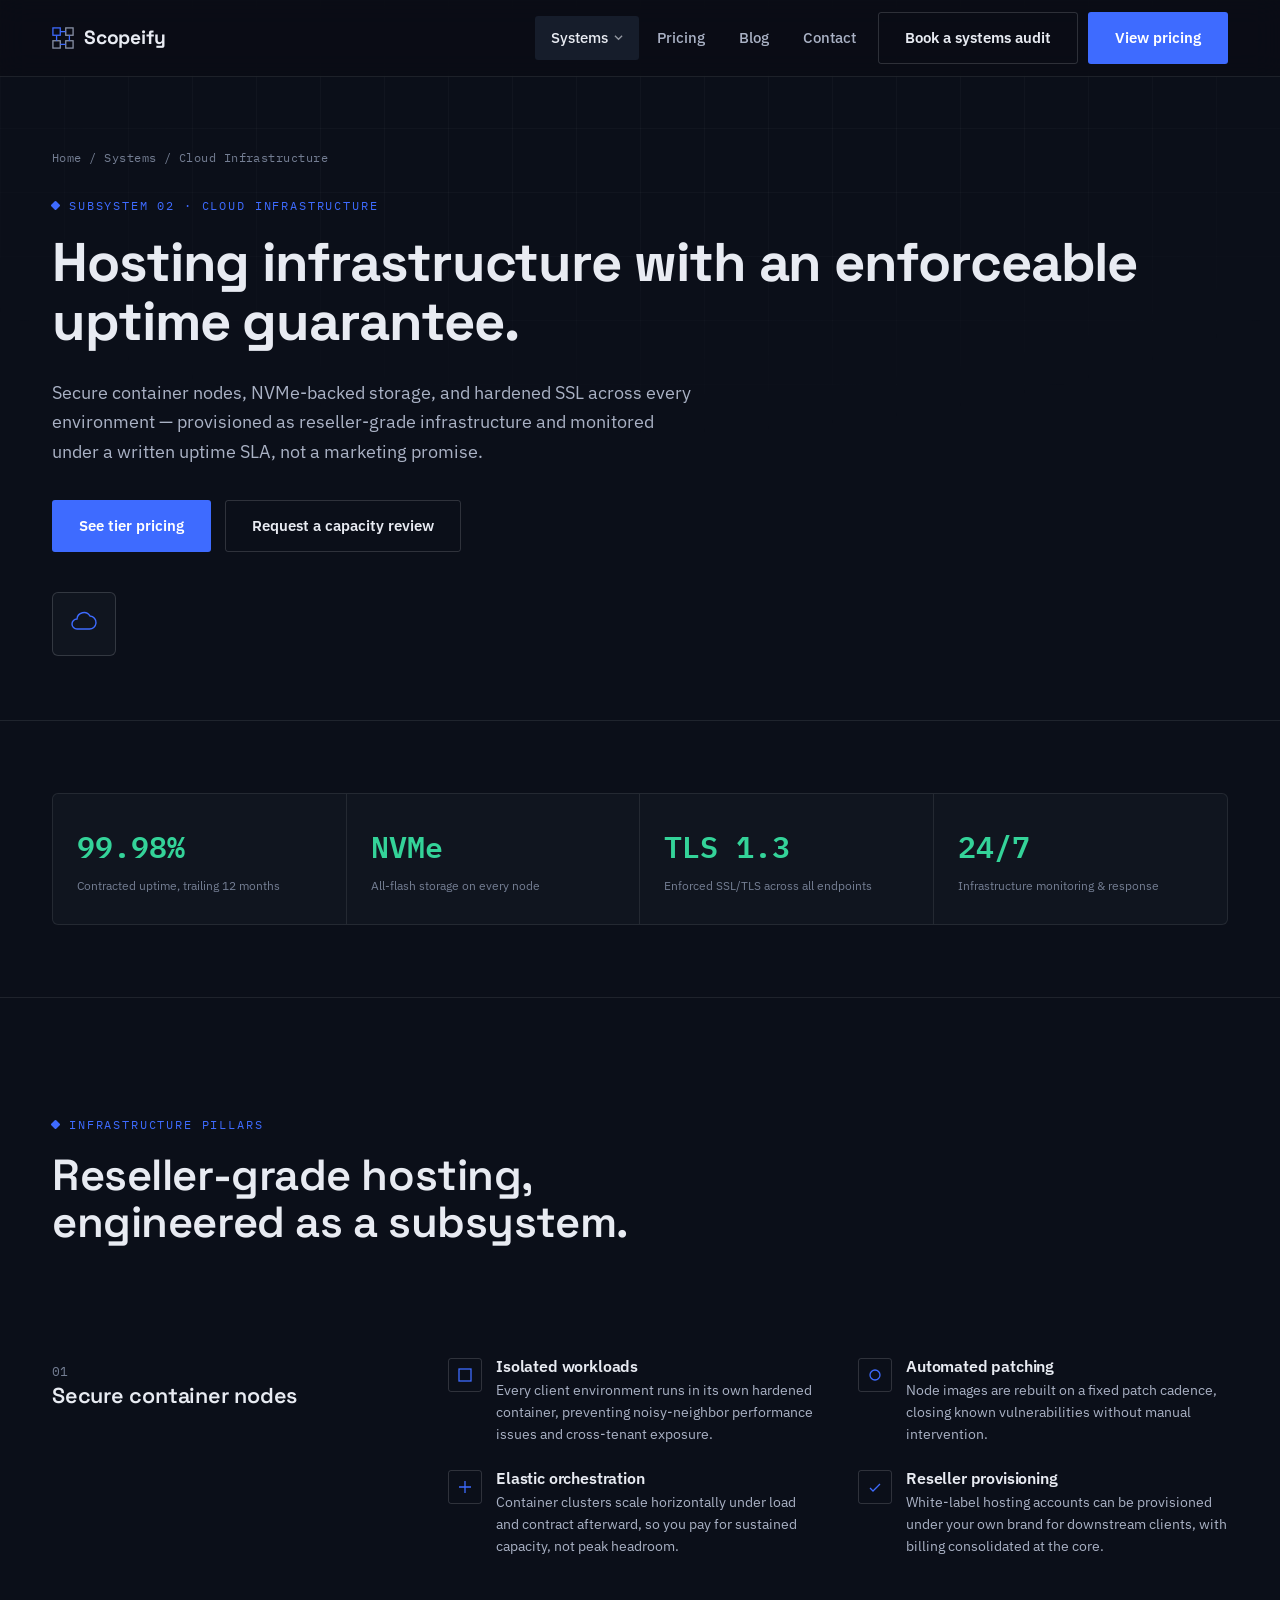
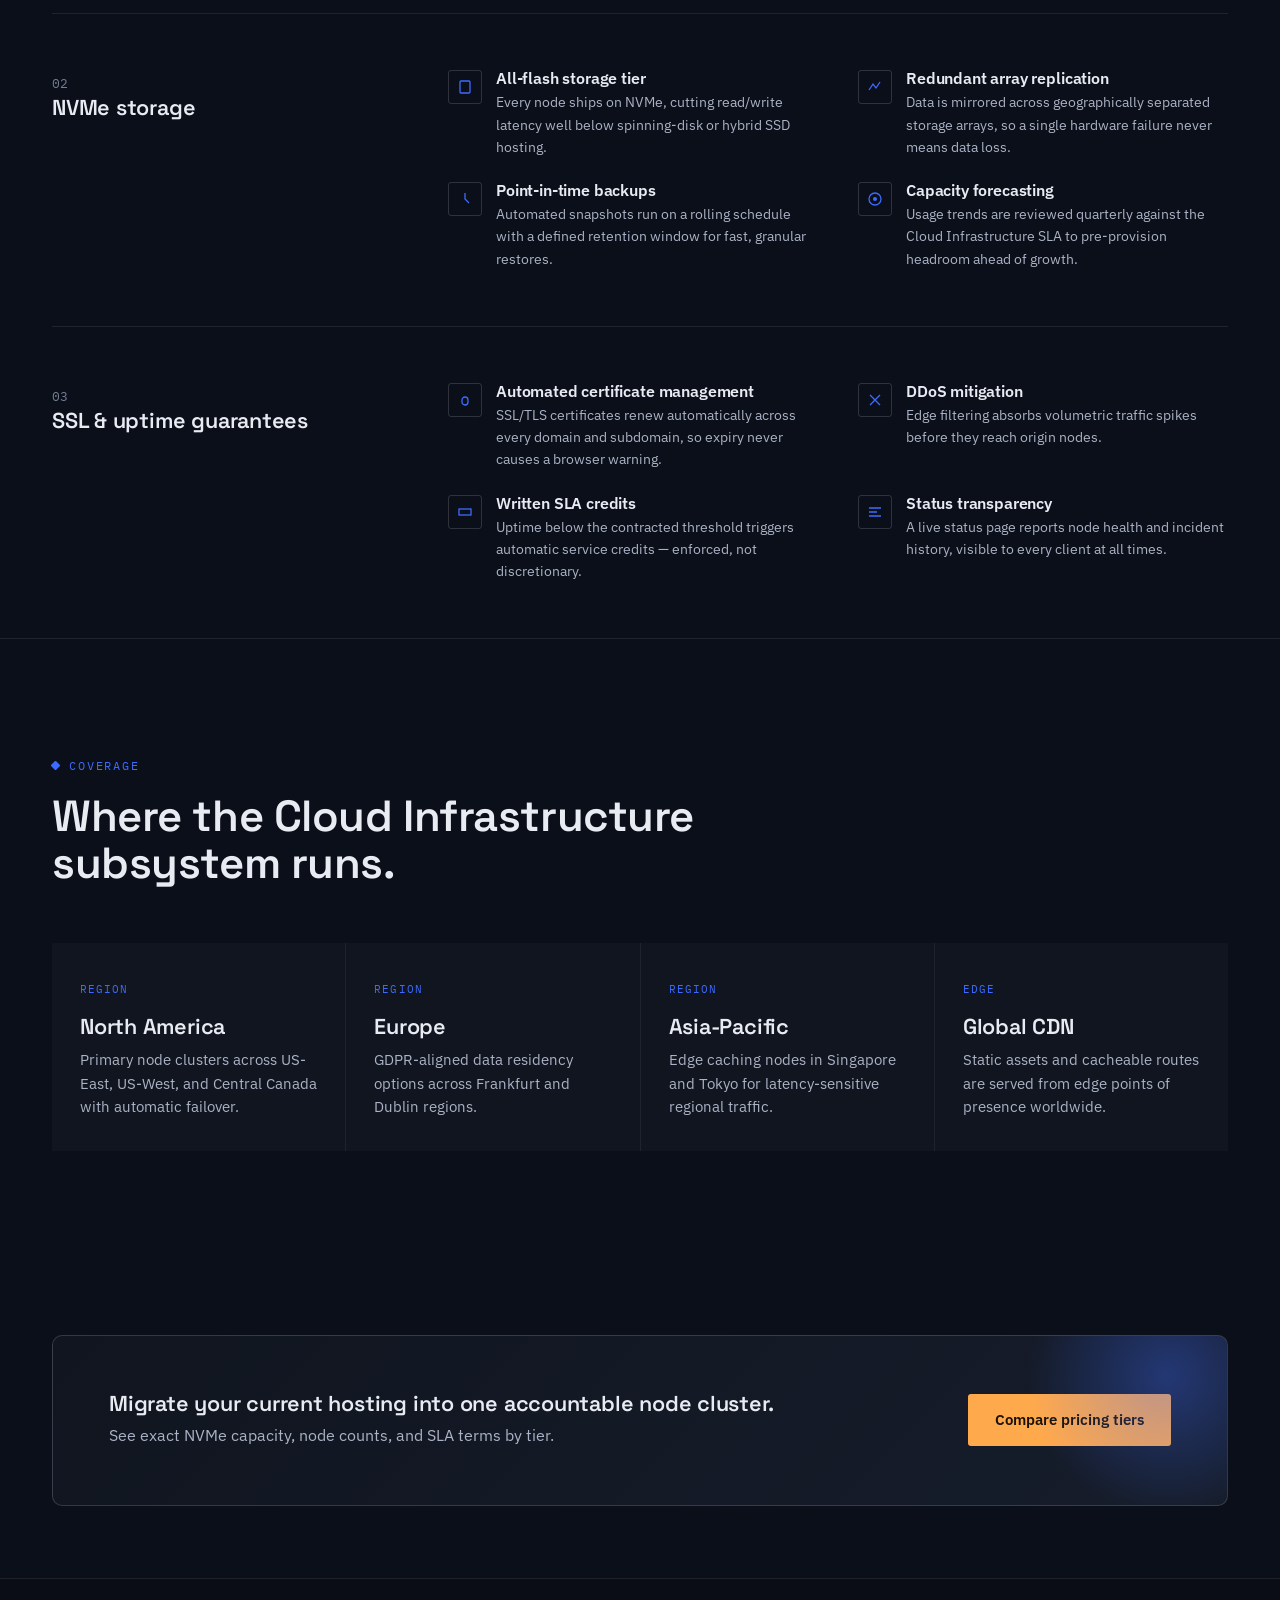
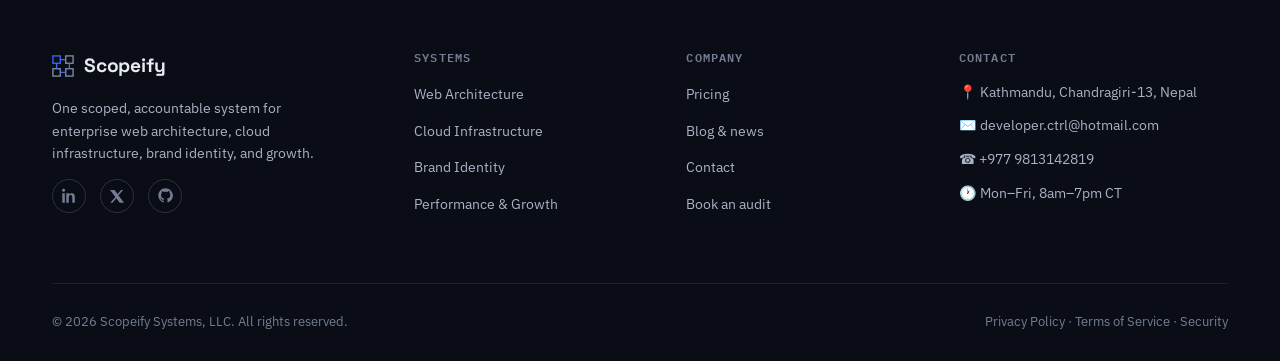
<file: cloud-infrastructure.html>
<!DOCTYPE html>
<html lang="en">
<head>
<meta charset="UTF-8">
<meta name="viewport" content="width=device-width, initial-scale=1.0">
<title>Cloud Infrastructure & Reseller Hosting — Scopeify</title>
<meta name="description" content="Secure container nodes, NVMe storage, hardened SSL, and enforceable uptime guarantees — Subsystem 02 of the Scopeify unified infrastructure platform.">
<link rel="preconnect" href="https://fonts.googleapis.com">
<link href="https://fonts.googleapis.com/css2?family=Space+Grotesk:wght@500;600;700&family=IBM+Plex+Sans:wght@400;500;600&family=IBM+Plex+Mono:wght@400;500&display=swap" rel="stylesheet">
<link rel="stylesheet" href="styles.css">
</head>
<body>
<header class="site-header">
  <div class="wrap">
    <a href="index.html" class="logo">
      <svg class="mark" viewBox="0 0 24 24" fill="none">
        <rect x="1" y="1" width="8" height="8" stroke="#3E6BFF" stroke-width="1.4"/>
        <rect x="15" y="1" width="8" height="8" stroke="#8A93A8" stroke-width="1.4"/>
        <rect x="1" y="15" width="8" height="8" stroke="#8A93A8" stroke-width="1.4"/>
        <rect x="15" y="15" width="8" height="8" stroke="#8A93A8" stroke-width="1.4"/>
        <path d="M9 5H15M5 9V15M19 9V15M9 19H15" stroke="#3E6BFF" stroke-width="1.4"/>
      </svg>
      Scopeify
    </a>
    <nav class="nav">
      <ul>
        <li class="has-dropdown">
          <a href="#" class="nav-link active">Systems <svg class="caret" viewBox="0 0 10 10"><path d="M1 3l4 4 4-4" stroke="currentColor" stroke-width="1.4" fill="none"/></svg></a>
          <ul class="dropdown">
            <li><a href="web-architecture.html"><span class="d-code">01</span><span><span class="d-title">Web Architecture &amp; Software Engineering</span><span class="d-desc">Semantic builds, responsive systems, performance engineering</span></span></a></li>
            <li><a href="cloud-infrastructure.html"><span class="d-code">02</span><span><span class="d-title">Cloud Infrastructure &amp; Reseller Hosting</span><span class="d-desc">Container nodes, NVMe storage, uptime SLAs</span></span></a></li>
            <li><a href="brand-identity.html"><span class="d-code">03</span><span><span class="d-title">Brand Identity &amp; Visual Graphics</span><span class="d-desc">Vector logo systems, scalable asset libraries</span></span></a></li>
            <li><a href="performance-ads.html"><span class="d-code">04</span><span><span class="d-title">Performance Ad Boosting &amp; Social Curation</span><span class="d-desc">Algorithmic bidding, ROI auditing, feed curation</span></span></a></li>
          </ul>
        </li>
        <li><a href="pricing.html" class="nav-link" data-page="pricing.html">Pricing</a></li>
        <li><a href="blog.html" class="nav-link" data-page="blog.html">Blog</a></li>
        <li><a href="contact.html" class="nav-link" data-page="contact.html">Contact</a></li>
      </ul>
      <div class="nav-cta">
        <a href="contact.html" class="btn btn-ghost">Book a systems audit</a>
        <a href="pricing.html" class="btn btn-primary">View pricing</a>
      </div>
    </nav>
    <button class="nav-toggle" aria-label="Menu"><span></span></button>
  </div>
</header>

<main>
  <section class="sub-hero">
    <div class="wrap">
      <p class="crumbs"><a href="index.html">Home</a> / <a href="index.html">Systems</a> / Cloud Infrastructure</p>
      <div class="sub-hero-top">
        <div>
          <span class="eyebrow">Subsystem 02 · Cloud Infrastructure</span>
          <h1 style="font-size:clamp(2.2rem,4.4vw,3.4rem);">Hosting infrastructure with an enforceable uptime guarantee.</h1>
          <p class="lede">Secure container nodes, NVMe-backed storage, and hardened SSL across every environment — provisioned as reseller-grade infrastructure and monitored under a written uptime SLA, not a marketing promise.</p>
          <div class="hero-cta">
            <a href="pricing.html" class="btn btn-primary">See tier pricing</a>
            <a href="contact.html" class="btn btn-ghost">Request a capacity review</a>
          </div>
        </div>
        <div class="sub-hero-icon">
          <svg width="30" height="30" viewBox="0 0 30 30" fill="none"><path d="M8 20a5 5 0 010-10 7 7 0 0113-3 5.5 5.5 0 01-1 13H8z" stroke="#3E6BFF" stroke-width="1.4"/></svg>
        </div>
      </div>
    </div>
  </section>

  <section class="section-tight">
    <div class="wrap">
      <div class="stat-strip reveal">
        <div class="stat"><div class="num">99.98%</div><div class="lbl">Contracted uptime, trailing 12 months</div></div>
        <div class="stat"><div class="num">NVMe</div><div class="lbl">All-flash storage on every node</div></div>
        <div class="stat"><div class="num">TLS 1.3</div><div class="lbl">Enforced SSL/TLS across all endpoints</div></div>
        <div class="stat"><div class="num">24/7</div><div class="lbl">Infrastructure monitoring &amp; response</div></div>
      </div>
    </div>
  </section>

  <section class="section" style="border-top:1px solid var(--line); padding-bottom:0;">
    <div class="wrap">
      <div class="section-head reveal">
        <span class="eyebrow">Infrastructure pillars</span>
        <h2>Reseller-grade hosting, engineered as a subsystem.</h2>
      </div>

      <div class="feature-row reveal">
        <div><span class="f-num">01</span><h3>Secure container nodes</h3></div>
        <div class="feature-list">
          <div class="feature-item"><div class="fi-icon"><svg width="14" height="14" viewBox="0 0 14 14"><rect x="1" y="1" width="12" height="12" stroke="#3E6BFF" stroke-width="1.3" fill="none"/></svg></div><div><h4>Isolated workloads</h4><p>Every client environment runs in its own hardened container, preventing noisy-neighbor performance issues and cross-tenant exposure.</p></div></div>
          <div class="feature-item"><div class="fi-icon"><svg width="14" height="14" viewBox="0 0 14 14"><circle cx="7" cy="7" r="5" stroke="#3E6BFF" stroke-width="1.3" fill="none"/></svg></div><div><h4>Automated patching</h4><p>Node images are rebuilt on a fixed patch cadence, closing known vulnerabilities without manual intervention.</p></div></div>
          <div class="feature-item"><div class="fi-icon"><svg width="14" height="14" viewBox="0 0 14 14"><path d="M7 1v12M1 7h12" stroke="#3E6BFF" stroke-width="1.3"/></svg></div><div><h4>Elastic orchestration</h4><p>Container clusters scale horizontally under load and contract afterward, so you pay for sustained capacity, not peak headroom.</p></div></div>
          <div class="feature-item"><div class="fi-icon"><svg width="14" height="14" viewBox="0 0 14 14"><path d="M2 8l3 3 7-7" stroke="#3E6BFF" stroke-width="1.3" fill="none"/></svg></div><div><h4>Reseller provisioning</h4><p>White-label hosting accounts can be provisioned under your own brand for downstream clients, with billing consolidated at the core.</p></div></div>
        </div>
      </div>

      <div class="feature-row reveal">
        <div><span class="f-num">02</span><h3>NVMe storage</h3></div>
        <div class="feature-list">
          <div class="feature-item"><div class="fi-icon"><svg width="14" height="14" viewBox="0 0 14 14"><rect x="2" y="1" width="10" height="12" rx="1" stroke="#3E6BFF" stroke-width="1.3" fill="none"/></svg></div><div><h4>All-flash storage tier</h4><p>Every node ships on NVMe, cutting read/write latency well below spinning-disk or hybrid SSD hosting.</p></div></div>
          <div class="feature-item"><div class="fi-icon"><svg width="14" height="14" viewBox="0 0 14 14"><path d="M1 10l4-6 3 4 4-6" stroke="#3E6BFF" stroke-width="1.3" fill="none"/></svg></div><div><h4>Redundant array replication</h4><p>Data is mirrored across geographically separated storage arrays, so a single hardware failure never means data loss.</p></div></div>
          <div class="feature-item"><div class="fi-icon"><svg width="14" height="14" viewBox="0 0 14 14"><path d="M7 1v6l4 4" stroke="#3E6BFF" stroke-width="1.3" fill="none"/></svg></div><div><h4>Point-in-time backups</h4><p>Automated snapshots run on a rolling schedule with a defined retention window for fast, granular restores.</p></div></div>
          <div class="feature-item"><div class="fi-icon"><svg width="14" height="14" viewBox="0 0 14 14"><circle cx="7" cy="7" r="6" stroke="#3E6BFF" stroke-width="1.3" fill="none"/><circle cx="7" cy="7" r="2" fill="#3E6BFF"/></svg></div><div><h4>Capacity forecasting</h4><p>Usage trends are reviewed quarterly against the Cloud Infrastructure SLA to pre-provision headroom ahead of growth.</p></div></div>
        </div>
      </div>

      <div class="feature-row reveal">
        <div><span class="f-num">03</span><h3>SSL &amp; uptime guarantees</h3></div>
        <div class="feature-list">
          <div class="feature-item"><div class="fi-icon"><svg width="14" height="14" viewBox="0 0 14 14"><path d="M4 7a3 3 0 016 0v2a3 3 0 01-6 0z" stroke="#3E6BFF" stroke-width="1.3" fill="none"/></svg></div><div><h4>Automated certificate management</h4><p>SSL/TLS certificates renew automatically across every domain and subdomain, so expiry never causes a browser warning.</p></div></div>
          <div class="feature-item"><div class="fi-icon"><svg width="14" height="14" viewBox="0 0 14 14"><path d="M2 2l10 10M12 2L2 12" stroke="#3E6BFF" stroke-width="1.3"/></svg></div><div><h4>DDoS mitigation</h4><p>Edge filtering absorbs volumetric traffic spikes before they reach origin nodes.</p></div></div>
          <div class="feature-item"><div class="fi-icon"><svg width="14" height="14" viewBox="0 0 14 14"><rect x="1" y="4" width="12" height="6" stroke="#3E6BFF" stroke-width="1.3" fill="none"/></svg></div><div><h4>Written SLA credits</h4><p>Uptime below the contracted threshold triggers automatic service credits — enforced, not discretionary.</p></div></div>
          <div class="feature-item"><div class="fi-icon"><svg width="14" height="14" viewBox="0 0 14 14"><path d="M1 3h12M1 7h8M1 11h12" stroke="#3E6BFF" stroke-width="1.3"/></svg></div><div><h4>Status transparency</h4><p>A live status page reports node health and incident history, visible to every client at all times.</p></div></div>
        </div>
      </div>
    </div>
  </section>

  <section class="section" style="border-top:1px solid var(--line);">
    <div class="wrap">
      <div class="section-head reveal">
        <span class="eyebrow">Coverage</span>
        <h2>Where the Cloud Infrastructure subsystem runs.</h2>
      </div>
      <div class="grid-4 reveal">
        <div class="card"><span class="d-code">REGION</span><h3>North America</h3><p>Primary node clusters across US-East, US-West, and Central Canada with automatic failover.</p></div>
        <div class="card"><span class="d-code">REGION</span><h3>Europe</h3><p>GDPR-aligned data residency options across Frankfurt and Dublin regions.</p></div>
        <div class="card"><span class="d-code">REGION</span><h3>Asia-Pacific</h3><p>Edge caching nodes in Singapore and Tokyo for latency-sensitive regional traffic.</p></div>
        <div class="card"><span class="d-code">EDGE</span><h3>Global CDN</h3><p>Static assets and cacheable routes are served from edge points of presence worldwide.</p></div>
      </div>
    </div>
  </section>

  <section class="section-tight">
    <div class="wrap">
      <div class="cta-band reveal">
        <div>
          <h3 style="margin-bottom:8px;">Migrate your current hosting into one accountable node cluster.</h3>
          <p style="margin:0; max-width:480px;">See exact NVMe capacity, node counts, and SLA terms by tier.</p>
        </div>
        <a href="pricing.html" class="btn btn-amber">Compare pricing tiers</a>
      </div>
    </div>
  </section>

</main>
<footer class="site-footer">
  <div class="wrap">
    <div class="footer-grid">
      <div>
        <a href="index.html" class="logo" style="margin-bottom:16px; display:inline-flex;">
          <svg class="mark" viewBox="0 0 24 24" fill="none">
            <rect x="1" y="1" width="8" height="8" stroke="#3E6BFF" stroke-width="1.4"/>
            <rect x="15" y="1" width="8" height="8" stroke="#8A93A8" stroke-width="1.4"/>
            <rect x="1" y="15" width="8" height="8" stroke="#8A93A8" stroke-width="1.4"/>
            <rect x="15" y="15" width="8" height="8" stroke="#8A93A8" stroke-width="1.4"/>
            <path d="M9 5H15M5 9V15M19 9V15M9 19H15" stroke="#3E6BFF" stroke-width="1.4"/>
          </svg>
          Scopeify
        </a>
        <p style="max-width:280px; font-size:0.88rem;">One scoped, accountable system for enterprise web architecture, cloud infrastructure, brand identity, and growth.</p>
        <div class="socials">
          <a href="#" aria-label="LinkedIn"><svg width="15" height="15" viewBox="0 0 24 24" fill="currentColor"><path d="M4.98 3.5C4.98 4.88 3.87 6 2.5 6S0 4.88 0 3.5 1.11 1 2.48 1 4.98 2.12 4.98 3.5zM.5 8.5h4v15h-4v-15zm7.5 0h3.83v2.05h.05c.53-1 1.84-2.05 3.79-2.05 4.06 0 4.81 2.67 4.81 6.14v8.86h-4v-7.86c0-1.87-.03-4.27-2.6-4.27-2.61 0-3.01 2.04-3.01 4.14v7.99h-4v-15z"/></svg></a>
          <a href="#" aria-label="X"><svg width="14" height="14" viewBox="0 0 24 24" fill="currentColor"><path d="M18.9 1.5h3.7l-8.1 9.3 9.5 12.7h-7.4l-5.8-7.6-6.6 7.6H.5l8.7-10-9.1-12h7.6l5.3 7z"/></svg></a>
          <a href="#" aria-label="GitHub"><svg width="15" height="15" viewBox="0 0 24 24" fill="currentColor"><path d="M12 .5C5.6.5.5 5.6.5 12c0 5.1 3.3 9.4 7.9 11 .6.1.8-.3.8-.6v-2.2c-3.2.7-3.9-1.4-3.9-1.4-.5-1.3-1.3-1.7-1.3-1.7-1.1-.7.1-.7.1-.7 1.2.1 1.8 1.2 1.8 1.2 1 1.8 2.8 1.3 3.5 1 .1-.8.4-1.3.8-1.6-2.6-.3-5.3-1.3-5.3-5.7 0-1.3.5-2.3 1.2-3.1-.1-.3-.5-1.5.1-3.1 0 0 1-.3 3.3 1.2A11 11 0 0112 5.8c1 0 2.1.1 3.1.4 2.3-1.5 3.3-1.2 3.3-1.2.6 1.6.2 2.8.1 3.1.8.8 1.2 1.9 1.2 3.1 0 4.4-2.7 5.4-5.3 5.7.4.4.8 1.1.8 2.2v3.3c0 .3.2.7.8.6 4.6-1.6 7.9-5.9 7.9-11C23.5 5.6 18.4.5 12 .5z"/></svg></a>
        </div>
      </div>
      <div>
        <h4>Systems</h4>
        <ul>
          <li><a href="web-architecture.html">Web Architecture</a></li>
          <li><a href="cloud-infrastructure.html">Cloud Infrastructure</a></li>
          <li><a href="brand-identity.html">Brand Identity</a></li>
          <li><a href="performance-ads.html">Performance &amp; Growth</a></li>
        </ul>
      </div>
      <div>
        <h4>Company</h4>
        <ul>
          <li><a href="pricing.html">Pricing</a></li>
          <li><a href="blog.html">Blog &amp; news</a></li>
          <li><a href="contact.html">Contact</a></li>
          <li><a href="contact.html">Book an audit</a></li>
        </ul>
      </div>
      <div>
        <h4>Contact</h4>
        <ul class="footer-contact">
          <li>📍 Kathmandu, Chandragiri-13, Nepal</li>
          <li>✉️ developer.ctrl@hotmail.com</li>
          <li>☎ +977 9813142819</li>
          <li>🕐 Mon–Fri, 8am–7pm CT</li>
        </ul>
      </div>
    </div>
    <div class="footer-bottom">
      <p>© 2026 Scopeify Systems, LLC. All rights reserved.</p>
      <p>Privacy Policy · Terms of Service · Security</p>
    </div>
  </div>
</footer>
<script src="script.js"></script>
</body>
</html>
</file>
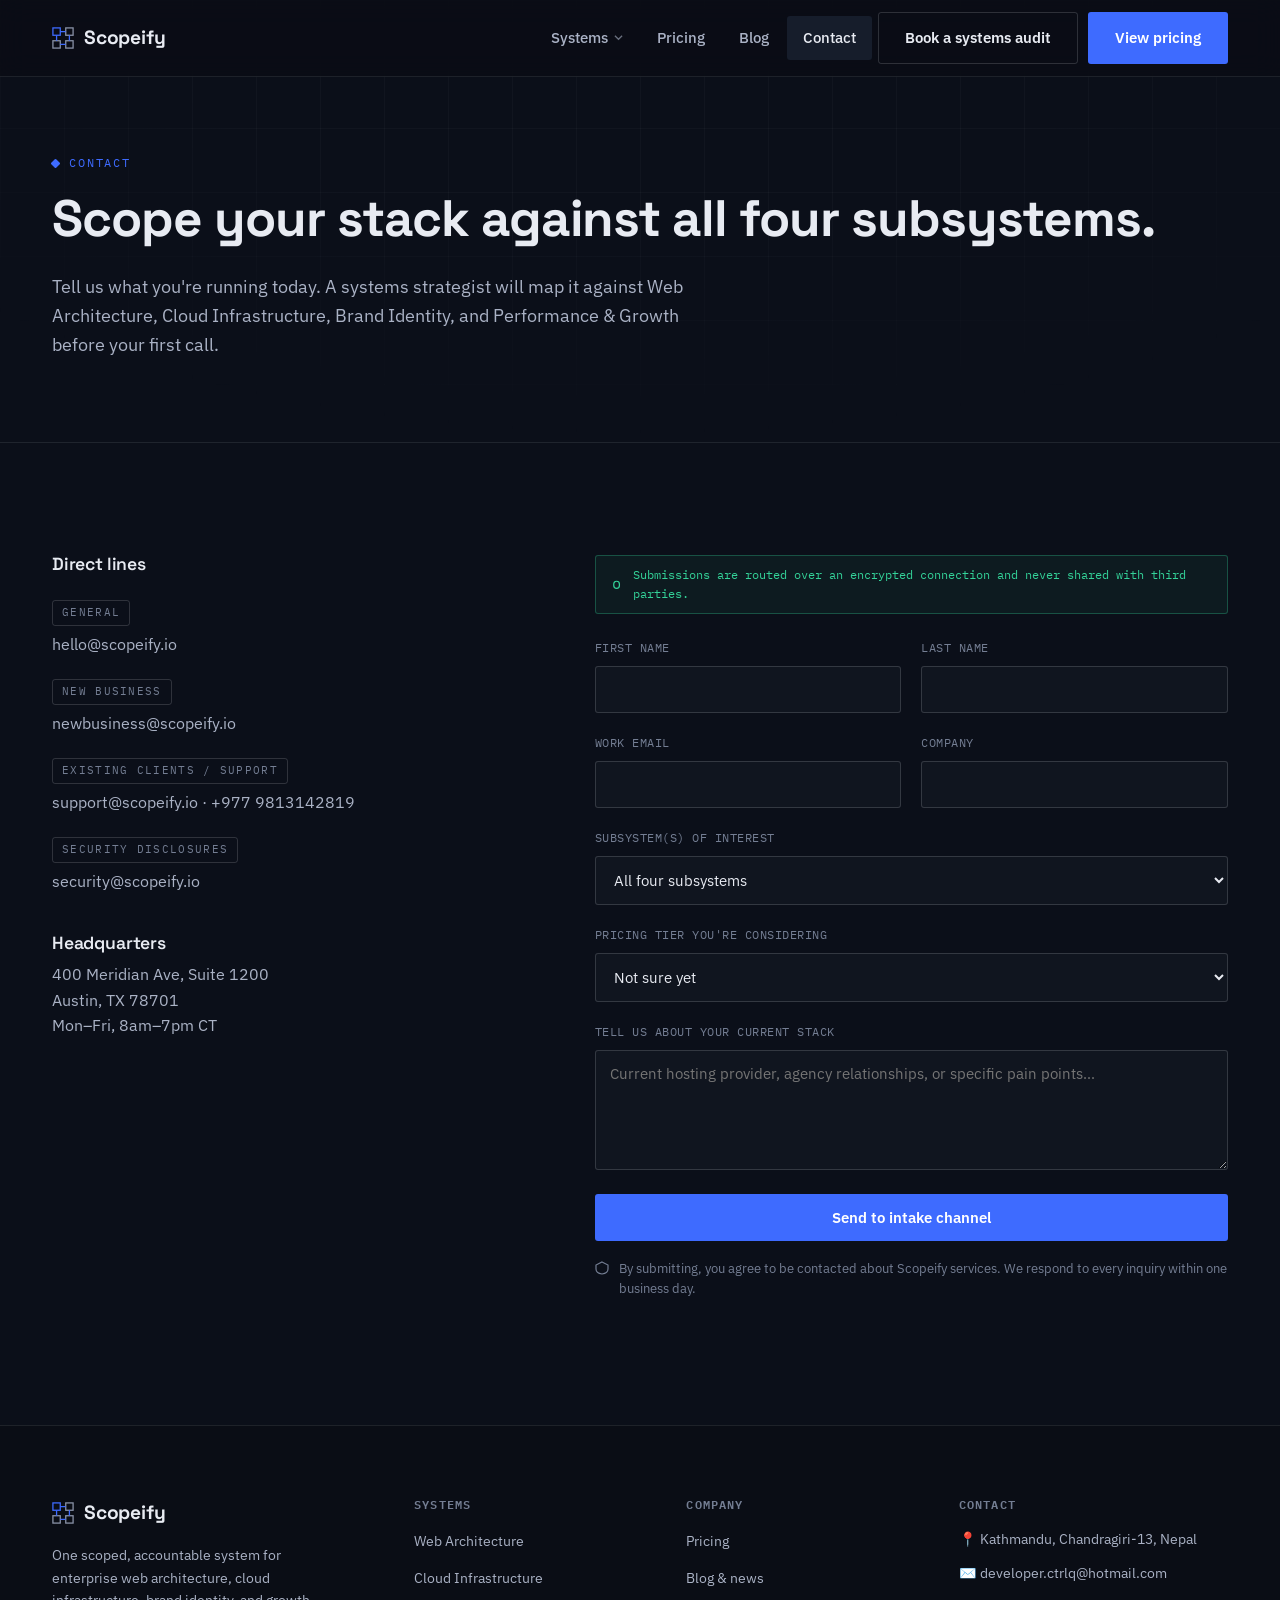
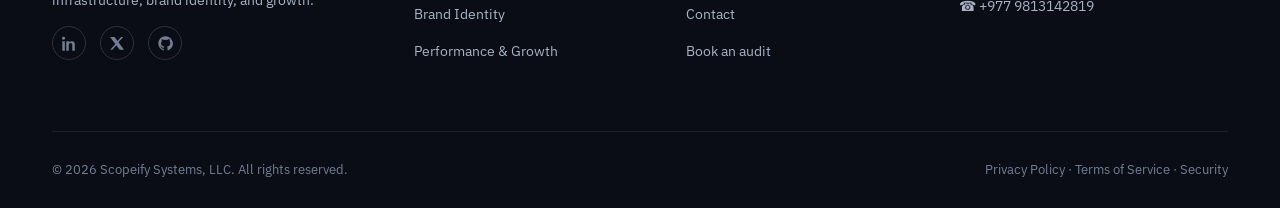
<file: contact.html>
<!DOCTYPE html>
<html lang="en">
<head>
<meta charset="UTF-8">
<meta name="viewport" content="width=device-width, initial-scale=1.0">
<title>Contact — Scopeify</title>
<meta name="description" content="Get in touch with Scopeify to scope your web architecture, cloud infrastructure, brand identity, and growth needs across our two pricing tiers.">
<link rel="preconnect" href="https://fonts.googleapis.com">
<link href="https://fonts.googleapis.com/css2?family=Space+Grotesk:wght@500;600;700&family=IBM+Plex+Sans:wght@400;500;600&family=IBM+Plex+Mono:wght@400;500&display=swap" rel="stylesheet">
<link rel="stylesheet" href="styles.css">
</head>
<body>
<header class="site-header">
  <div class="wrap">
    <a href="index.html" class="logo">
      <svg class="mark" viewBox="0 0 24 24" fill="none">
        <rect x="1" y="1" width="8" height="8" stroke="#3E6BFF" stroke-width="1.4"/>
        <rect x="15" y="1" width="8" height="8" stroke="#8A93A8" stroke-width="1.4"/>
        <rect x="1" y="15" width="8" height="8" stroke="#8A93A8" stroke-width="1.4"/>
        <rect x="15" y="15" width="8" height="8" stroke="#8A93A8" stroke-width="1.4"/>
        <path d="M9 5H15M5 9V15M19 9V15M9 19H15" stroke="#3E6BFF" stroke-width="1.4"/>
      </svg>
      Scopeify
    </a>
    <nav class="nav">
      <ul>
        <li class="has-dropdown">
          <a href="#" class="nav-link">Systems <svg class="caret" viewBox="0 0 10 10"><path d="M1 3l4 4 4-4" stroke="currentColor" stroke-width="1.4" fill="none"/></svg></a>
          <ul class="dropdown">
            <li><a href="web-architecture.html"><span class="d-code">01</span><span><span class="d-title">Web Architecture &amp; Software Engineering</span><span class="d-desc">Semantic builds, responsive systems, performance engineering</span></span></a></li>
            <li><a href="cloud-infrastructure.html"><span class="d-code">02</span><span><span class="d-title">Cloud Infrastructure &amp; Reseller Hosting</span><span class="d-desc">Container nodes, NVMe storage, uptime SLAs</span></span></a></li>
            <li><a href="brand-identity.html"><span class="d-code">03</span><span><span class="d-title">Brand Identity &amp; Visual Graphics</span><span class="d-desc">Vector logo systems, scalable asset libraries</span></span></a></li>
            <li><a href="performance-ads.html"><span class="d-code">04</span><span><span class="d-title">Performance Ad Boosting &amp; Social Curation</span><span class="d-desc">Algorithmic bidding, ROI auditing, feed curation</span></span></a></li>
          </ul>
        </li>
        <li><a href="pricing.html" class="nav-link" data-page="pricing.html">Pricing</a></li>
        <li><a href="blog.html" class="nav-link" data-page="blog.html">Blog</a></li>
        <li><a href="contact.html" class="nav-link active" data-page="contact.html">Contact</a></li>
      </ul>
      <div class="nav-cta">
        <a href="contact.html" class="btn btn-ghost">Book a systems audit</a>
        <a href="pricing.html" class="btn btn-primary">View pricing</a>
      </div>
    </nav>
    <button class="nav-toggle" aria-label="Menu"><span></span></button>
  </div>
</header>

<main>
  <section class="sub-hero">
    <div class="wrap">
      <span class="eyebrow">Contact</span>
      <h1 style="font-size:clamp(2.2rem,4.4vw,3.2rem);">Scope your stack against all four subsystems.</h1>
      <p class="lede">Tell us what you're running today. A systems strategist will map it against Web Architecture, Cloud Infrastructure, Brand Identity, and Performance &amp; Growth before your first call.</p>
    </div>
  </section>

  <section class="section">
    <div class="wrap" style="display:grid; grid-template-columns: 1fr 1.3fr; gap:56px;">
      <div class="reveal">
        <h3 style="font-size:1.1rem;">Direct lines</h3>
        <ul style="display:flex; flex-direction:column; gap:20px; margin:24px 0 40px;">
          <li><div class="tag" style="margin-bottom:6px;">General</div><p style="margin:0;">hello@scopeify.io</p></li>
          <li><div class="tag" style="margin-bottom:6px;">New business</div><p style="margin:0;">newbusiness@scopeify.io</p></li>
          <li><div class="tag" style="margin-bottom:6px;">Existing clients / support</div><p style="margin:0;">support@scopeify.io · +977 9813142819</p></li>
          <li><div class="tag" style="margin-bottom:6px;">Security disclosures</div><p style="margin:0;">security@scopeify.io</p></li>
        </ul>
        <h3 style="font-size:1.1rem;">Headquarters</h3>
        <p>400 Meridian Ave, Suite 1200<br>Austin, TX 78701<br>Mon–Fri, 8am–7pm CT</p>
      </div>

      <div class="reveal">
        <div class="secure-badge">
          <svg width="14" height="14" viewBox="0 0 14 14"><path d="M4 6a3 3 0 016 0v1.5a3 3 0 01-6 0z" stroke="#34D399" stroke-width="1.3" fill="none"/></svg>
          Submissions are routed over an encrypted connection and never shared with third parties.
        </div>
        <form id="contact-form">
          <div class="form-grid">
            <div class="field"><label for="fname">First name</label><input id="fname" type="text" required></div>
            <div class="field"><label for="lname">Last name</label><input id="lname" type="text" required></div>
            <div class="field"><label for="email">Work email</label><input id="email" type="email" required></div>
            <div class="field"><label for="company">Company</label><input id="company" type="text" required></div>
            <div class="field full">
              <label for="subsystem">Subsystem(s) of interest</label>
              <select id="subsystem">
                <option>All four subsystems</option>
                <option>Web Architecture &amp; Software Engineering</option>
                <option>Cloud Infrastructure &amp; Reseller Hosting</option>
                <option>Brand Identity &amp; Visual Graphics</option>
                <option>Performance Ad Boosting &amp; Social Curation</option>
              </select>
            </div>
            <div class="field full">
              <label for="tier">Pricing tier you're considering</label>
              <select id="tier">
                <option>Not sure yet</option>
                <option>Deployment Framework</option>
                <option>Continuous Scale Hub</option>
              </select>
            </div>
            <div class="field full">
              <label for="message">Tell us about your current stack</label>
              <textarea id="message" placeholder="Current hosting provider, agency relationships, or specific pain points…" required></textarea>
            </div>
          </div>
          <button type="submit" class="btn btn-primary btn-block" style="margin-top:24px;">Send to intake channel</button>
          <p id="form-status" style="font-size:0.85rem; margin-top:14px;"></p>
          <p class="form-note">
            <svg width="14" height="14" viewBox="0 0 14 14" style="flex-shrink:0; margin-top:2px;"><path d="M7 1l6 3v4c0 3-2.5 4.5-6 5-3.5-.5-6-2-6-5V4z" stroke="#747E93" stroke-width="1.2" fill="none"/></svg>
            By submitting, you agree to be contacted about Scopeify services. We respond to every inquiry within one business day.
          </p>
        </form>
      </div>
    </div>
  </section>

</main>
<footer class="site-footer">
  <div class="wrap">
    <div class="footer-grid">
      <div>
        <a href="index.html" class="logo" style="margin-bottom:16px; display:inline-flex;">
          <svg class="mark" viewBox="0 0 24 24" fill="none">
            <rect x="1" y="1" width="8" height="8" stroke="#3E6BFF" stroke-width="1.4"/>
            <rect x="15" y="1" width="8" height="8" stroke="#8A93A8" stroke-width="1.4"/>
            <rect x="1" y="15" width="8" height="8" stroke="#8A93A8" stroke-width="1.4"/>
            <rect x="15" y="15" width="8" height="8" stroke="#8A93A8" stroke-width="1.4"/>
            <path d="M9 5H15M5 9V15M19 9V15M9 19H15" stroke="#3E6BFF" stroke-width="1.4"/>
          </svg>
          Scopeify
        </a>
        <p style="max-width:280px; font-size:0.88rem;">One scoped, accountable system for enterprise web architecture, cloud infrastructure, brand identity, and growth.</p>
        <div class="socials">
          <a href="#" aria-label="LinkedIn"><svg width="15" height="15" viewBox="0 0 24 24" fill="currentColor"><path d="M4.98 3.5C4.98 4.88 3.87 6 2.5 6S0 4.88 0 3.5 1.11 1 2.48 1 4.98 2.12 4.98 3.5zM.5 8.5h4v15h-4v-15zm7.5 0h3.83v2.05h.05c.53-1 1.84-2.05 3.79-2.05 4.06 0 4.81 2.67 4.81 6.14v8.86h-4v-7.86c0-1.87-.03-4.27-2.6-4.27-2.61 0-3.01 2.04-3.01 4.14v7.99h-4v-15z"/></svg></a>
          <a href="#" aria-label="X"><svg width="14" height="14" viewBox="0 0 24 24" fill="currentColor"><path d="M18.9 1.5h3.7l-8.1 9.3 9.5 12.7h-7.4l-5.8-7.6-6.6 7.6H.5l8.7-10-9.1-12h7.6l5.3 7z"/></svg></a>
          <a href="#" aria-label="GitHub"><svg width="15" height="15" viewBox="0 0 24 24" fill="currentColor"><path d="M12 .5C5.6.5.5 5.6.5 12c0 5.1 3.3 9.4 7.9 11 .6.1.8-.3.8-.6v-2.2c-3.2.7-3.9-1.4-3.9-1.4-.5-1.3-1.3-1.7-1.3-1.7-1.1-.7.1-.7.1-.7 1.2.1 1.8 1.2 1.8 1.2 1 1.8 2.8 1.3 3.5 1 .1-.8.4-1.3.8-1.6-2.6-.3-5.3-1.3-5.3-5.7 0-1.3.5-2.3 1.2-3.1-.1-.3-.5-1.5.1-3.1 0 0 1-.3 3.3 1.2A11 11 0 0112 5.8c1 0 2.1.1 3.1.4 2.3-1.5 3.3-1.2 3.3-1.2.6 1.6.2 2.8.1 3.1.8.8 1.2 1.9 1.2 3.1 0 4.4-2.7 5.4-5.3 5.7.4.4.8 1.1.8 2.2v3.3c0 .3.2.7.8.6 4.6-1.6 7.9-5.9 7.9-11C23.5 5.6 18.4.5 12 .5z"/></svg></a>
        </div>
      </div>
      <div>
        <h4>Systems</h4>
        <ul>
          <li><a href="web-architecture.html">Web Architecture</a></li>
          <li><a href="cloud-infrastructure.html">Cloud Infrastructure</a></li>
          <li><a href="brand-identity.html">Brand Identity</a></li>
          <li><a href="performance-ads.html">Performance &amp; Growth</a></li>
        </ul>
      </div>
      <div>
        <h4>Company</h4>
        <ul>
          <li><a href="pricing.html">Pricing</a></li>
          <li><a href="blog.html">Blog &amp; news</a></li>
          <li><a href="contact.html">Contact</a></li>
          <li><a href="contact.html">Book an audit</a></li>
        </ul>
      </div>
      <div>
        <h4>Contact</h4>
        <ul class="footer-contact">
          <li>📍 Kathmandu, Chandragiri-13, Nepal</li>
          <li>✉️ developer.ctrlq@hotmail.com</li>
          <li>☎ +977 9813142819</li>
        </ul>
      </div>
    </div>
    <div class="footer-bottom">
      <p>© 2026 Scopeify Systems, LLC. All rights reserved.</p>
      <p>Privacy Policy · Terms of Service · Security</p>
    </div>
  </div>
</footer>
<script src="script.js"></script>
</body>
</html>
</file>
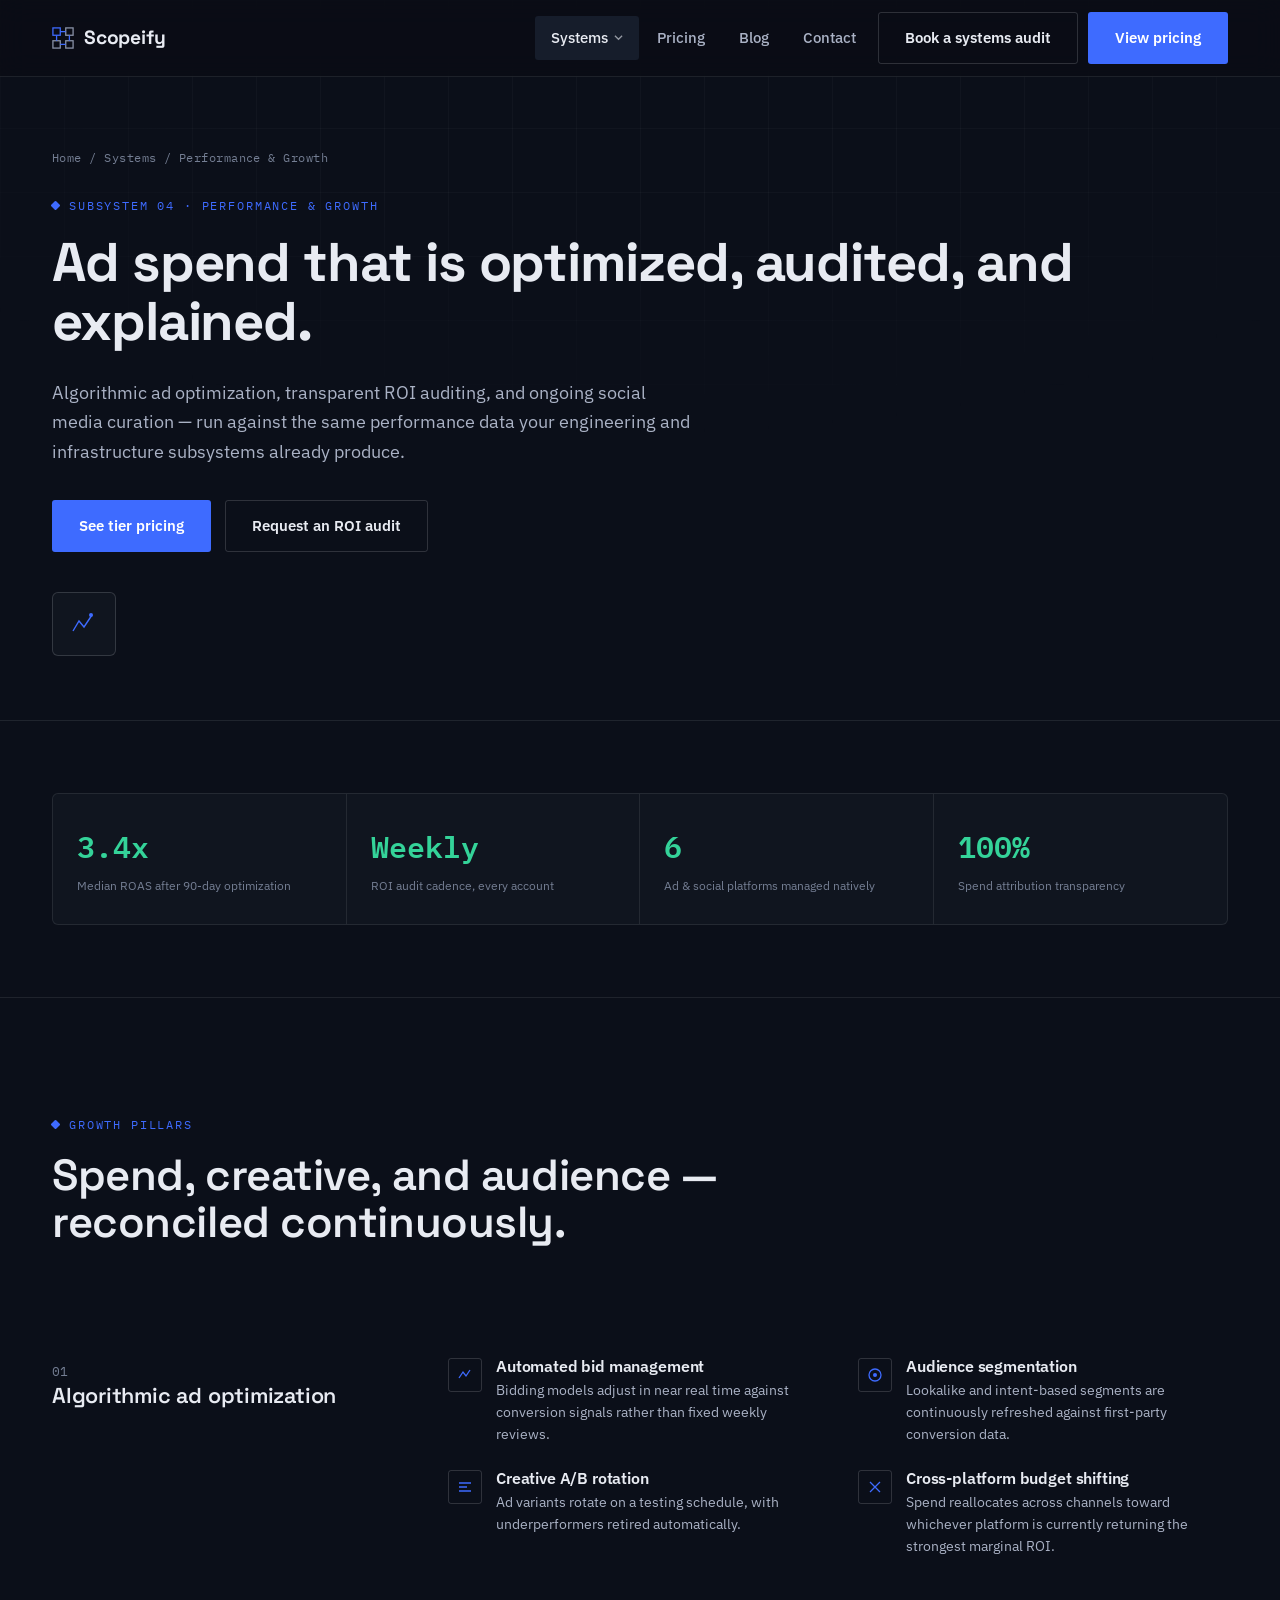
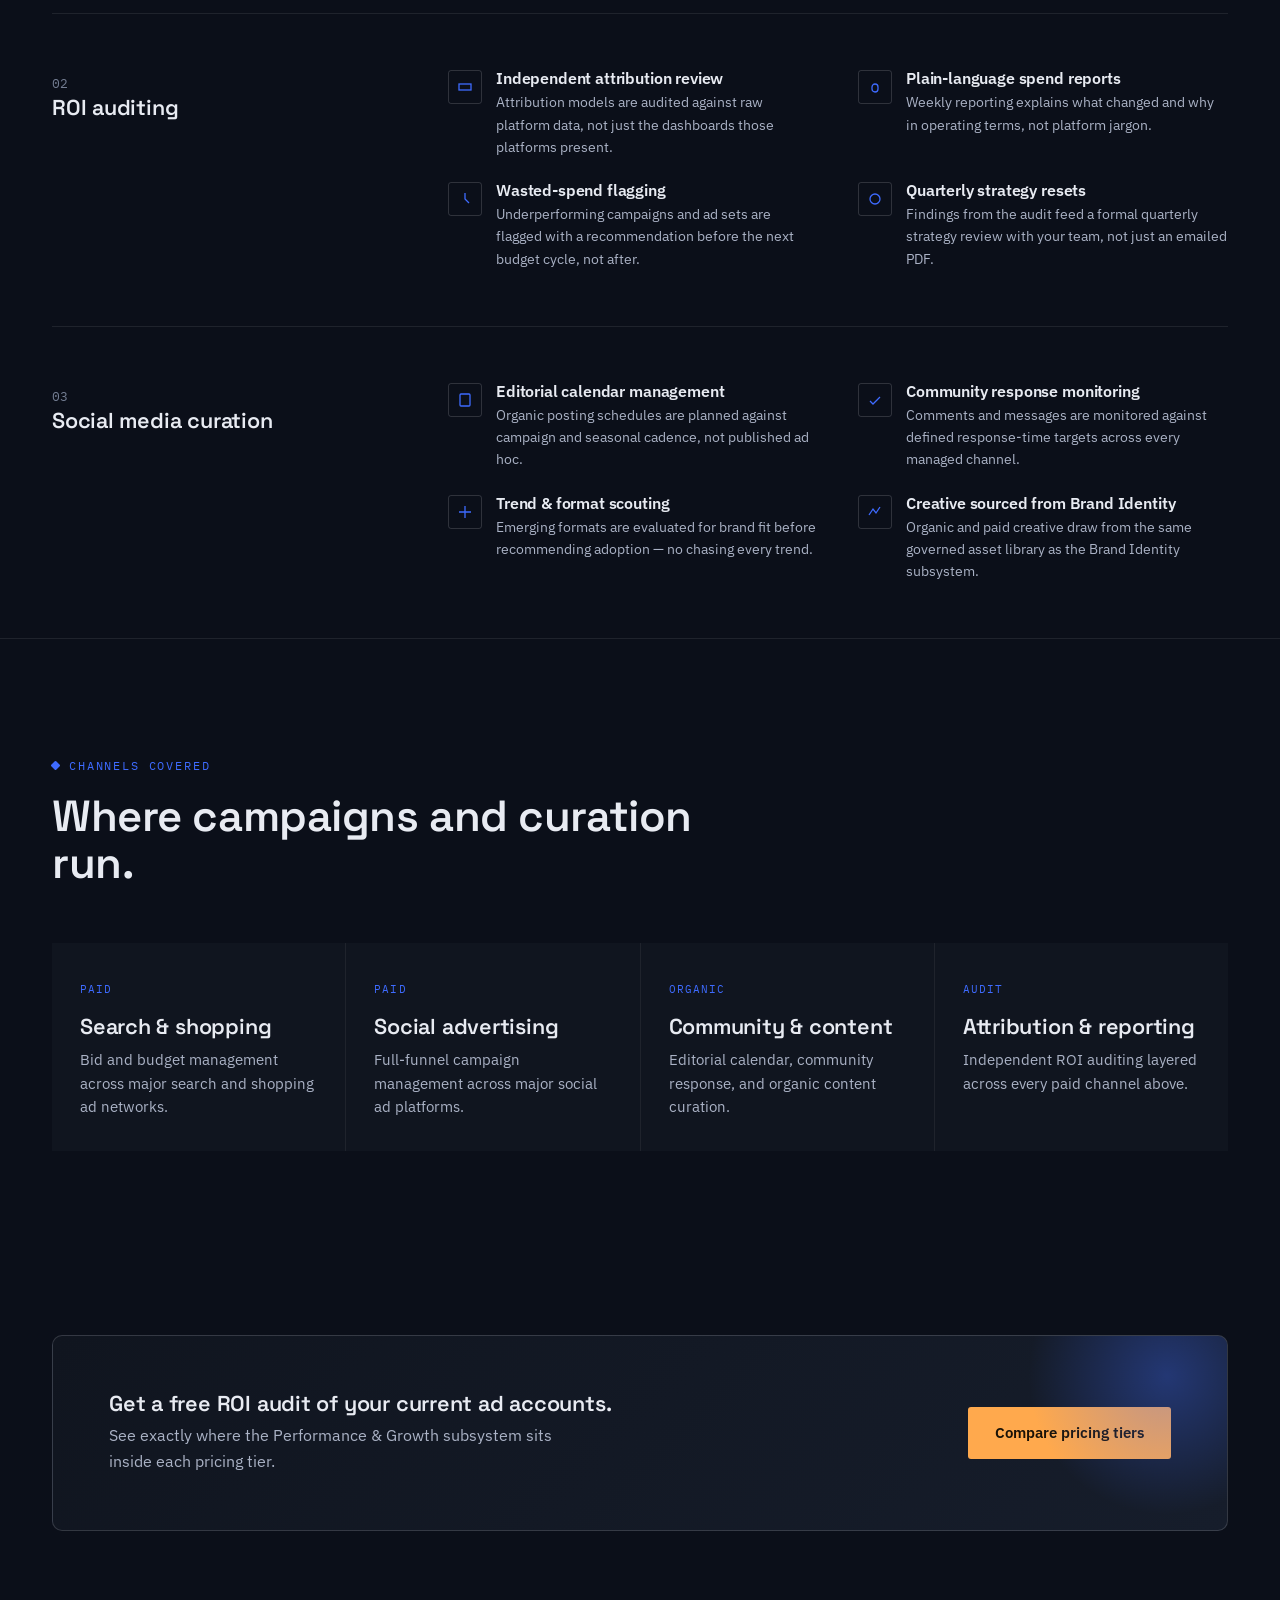
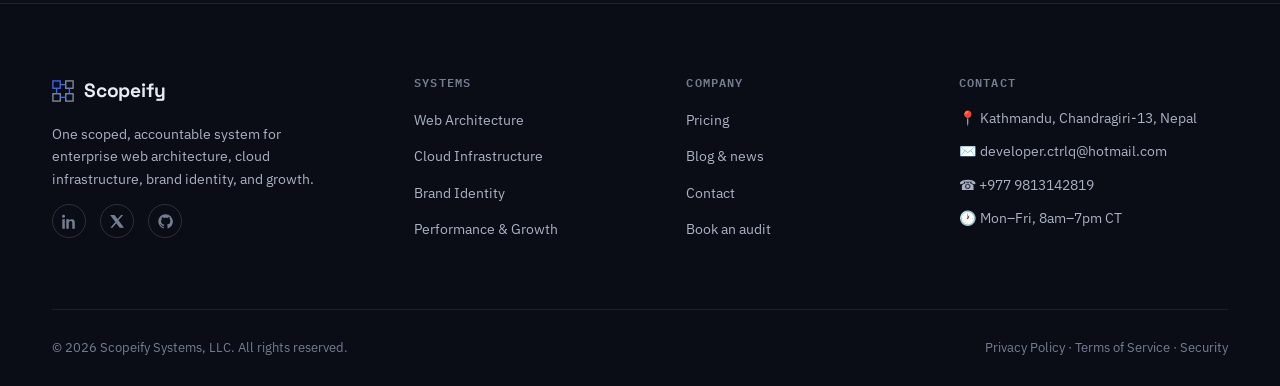
<file: performance-ads.html>
<!DOCTYPE html>
<html lang="en">
<head>
<meta charset="UTF-8">
<meta name="viewport" content="width=device-width, initial-scale=1.0">
<title>Performance Ad Boosting & Social Curation — Scopeify</title>
<meta name="description" content="Algorithmic ad optimization, ROI auditing, and social media curation — Subsystem 04 of the Scopeify unified infrastructure platform.">
<link rel="preconnect" href="https://fonts.googleapis.com">
<link href="https://fonts.googleapis.com/css2?family=Space+Grotesk:wght@500;600;700&family=IBM+Plex+Sans:wght@400;500;600&family=IBM+Plex+Mono:wght@400;500&display=swap" rel="stylesheet">
<link rel="stylesheet" href="styles.css">
</head>
<body>
<header class="site-header">
  <div class="wrap">
    <a href="index.html" class="logo">
      <svg class="mark" viewBox="0 0 24 24" fill="none">
        <rect x="1" y="1" width="8" height="8" stroke="#3E6BFF" stroke-width="1.4"/>
        <rect x="15" y="1" width="8" height="8" stroke="#8A93A8" stroke-width="1.4"/>
        <rect x="1" y="15" width="8" height="8" stroke="#8A93A8" stroke-width="1.4"/>
        <rect x="15" y="15" width="8" height="8" stroke="#8A93A8" stroke-width="1.4"/>
        <path d="M9 5H15M5 9V15M19 9V15M9 19H15" stroke="#3E6BFF" stroke-width="1.4"/>
      </svg>
      Scopeify
    </a>
    <nav class="nav">
      <ul>
        <li class="has-dropdown">
          <a href="#" class="nav-link active">Systems <svg class="caret" viewBox="0 0 10 10"><path d="M1 3l4 4 4-4" stroke="currentColor" stroke-width="1.4" fill="none"/></svg></a>
          <ul class="dropdown">
            <li><a href="web-architecture.html"><span class="d-code">01</span><span><span class="d-title">Web Architecture &amp; Software Engineering</span><span class="d-desc">Semantic builds, responsive systems, performance engineering</span></span></a></li>
            <li><a href="cloud-infrastructure.html"><span class="d-code">02</span><span><span class="d-title">Cloud Infrastructure &amp; Reseller Hosting</span><span class="d-desc">Container nodes, NVMe storage, uptime SLAs</span></span></a></li>
            <li><a href="brand-identity.html"><span class="d-code">03</span><span><span class="d-title">Brand Identity &amp; Visual Graphics</span><span class="d-desc">Vector logo systems, scalable asset libraries</span></span></a></li>
            <li><a href="performance-ads.html"><span class="d-code">04</span><span><span class="d-title">Performance Ad Boosting &amp; Social Curation</span><span class="d-desc">Algorithmic bidding, ROI auditing, feed curation</span></span></a></li>
          </ul>
        </li>
        <li><a href="pricing.html" class="nav-link" data-page="pricing.html">Pricing</a></li>
        <li><a href="blog.html" class="nav-link" data-page="blog.html">Blog</a></li>
        <li><a href="contact.html" class="nav-link" data-page="contact.html">Contact</a></li>
      </ul>
      <div class="nav-cta">
        <a href="contact.html" class="btn btn-ghost">Book a systems audit</a>
        <a href="pricing.html" class="btn btn-primary">View pricing</a>
      </div>
    </nav>
    <button class="nav-toggle" aria-label="Menu"><span></span></button>
  </div>
</header>

<main>
  <section class="sub-hero">
    <div class="wrap">
      <p class="crumbs"><a href="index.html">Home</a> / <a href="index.html">Systems</a> / Performance &amp; Growth</p>
      <div class="sub-hero-top">
        <div>
          <span class="eyebrow">Subsystem 04 · Performance &amp; Growth</span>
          <h1 style="font-size:clamp(2.2rem,4.4vw,3.4rem);">Ad spend that is optimized, audited, and explained.</h1>
          <p class="lede">Algorithmic ad optimization, transparent ROI auditing, and ongoing social media curation — run against the same performance data your engineering and infrastructure subsystems already produce.</p>
          <div class="hero-cta">
            <a href="pricing.html" class="btn btn-primary">See tier pricing</a>
            <a href="contact.html" class="btn btn-ghost">Request an ROI audit</a>
          </div>
        </div>
        <div class="sub-hero-icon">
          <svg width="30" height="30" viewBox="0 0 30 30" fill="none"><path d="M4 22l6-10 5 6 8-12" stroke="#3E6BFF" stroke-width="1.4" fill="none"/><circle cx="22" cy="6" r="2" fill="#3E6BFF"/></svg>
        </div>
      </div>
    </div>
  </section>

  <section class="section-tight">
    <div class="wrap">
      <div class="stat-strip reveal">
        <div class="stat"><div class="num">3.4x</div><div class="lbl">Median ROAS after 90-day optimization</div></div>
        <div class="stat"><div class="num">Weekly</div><div class="lbl">ROI audit cadence, every account</div></div>
        <div class="stat"><div class="num">6</div><div class="lbl">Ad &amp; social platforms managed natively</div></div>
        <div class="stat"><div class="num">100%</div><div class="lbl">Spend attribution transparency</div></div>
      </div>
    </div>
  </section>

  <section class="section" style="border-top:1px solid var(--line); padding-bottom:0;">
    <div class="wrap">
      <div class="section-head reveal">
        <span class="eyebrow">Growth pillars</span>
        <h2>Spend, creative, and audience — reconciled continuously.</h2>
      </div>

      <div class="feature-row reveal">
        <div><span class="f-num">01</span><h3>Algorithmic ad optimization</h3></div>
        <div class="feature-list">
          <div class="feature-item"><div class="fi-icon"><svg width="14" height="14" viewBox="0 0 14 14"><path d="M1 10l4-6 3 4 4-6" stroke="#3E6BFF" stroke-width="1.3" fill="none"/></svg></div><div><h4>Automated bid management</h4><p>Bidding models adjust in near real time against conversion signals rather than fixed weekly reviews.</p></div></div>
          <div class="feature-item"><div class="fi-icon"><svg width="14" height="14" viewBox="0 0 14 14"><circle cx="7" cy="7" r="6" stroke="#3E6BFF" stroke-width="1.3" fill="none"/><circle cx="7" cy="7" r="2" fill="#3E6BFF"/></svg></div><div><h4>Audience segmentation</h4><p>Lookalike and intent-based segments are continuously refreshed against first-party conversion data.</p></div></div>
          <div class="feature-item"><div class="fi-icon"><svg width="14" height="14" viewBox="0 0 14 14"><path d="M1 3h12M1 7h8M1 11h12" stroke="#3E6BFF" stroke-width="1.3"/></svg></div><div><h4>Creative A/B rotation</h4><p>Ad variants rotate on a testing schedule, with underperformers retired automatically.</p></div></div>
          <div class="feature-item"><div class="fi-icon"><svg width="14" height="14" viewBox="0 0 14 14"><path d="M2 2l10 10M12 2L2 12" stroke="#3E6BFF" stroke-width="1.3"/></svg></div><div><h4>Cross-platform budget shifting</h4><p>Spend reallocates across channels toward whichever platform is currently returning the strongest marginal ROI.</p></div></div>
        </div>
      </div>

      <div class="feature-row reveal">
        <div><span class="f-num">02</span><h3>ROI auditing</h3></div>
        <div class="feature-list">
          <div class="feature-item"><div class="fi-icon"><svg width="14" height="14" viewBox="0 0 14 14"><rect x="1" y="4" width="12" height="6" stroke="#3E6BFF" stroke-width="1.3" fill="none"/></svg></div><div><h4>Independent attribution review</h4><p>Attribution models are audited against raw platform data, not just the dashboards those platforms present.</p></div></div>
          <div class="feature-item"><div class="fi-icon"><svg width="14" height="14" viewBox="0 0 14 14"><path d="M4 7a3 3 0 016 0v2a3 3 0 01-6 0z" stroke="#3E6BFF" stroke-width="1.3" fill="none"/></svg></div><div><h4>Plain-language spend reports</h4><p>Weekly reporting explains what changed and why in operating terms, not platform jargon.</p></div></div>
          <div class="feature-item"><div class="fi-icon"><svg width="14" height="14" viewBox="0 0 14 14"><path d="M7 1v6l4 4" stroke="#3E6BFF" stroke-width="1.3" fill="none"/></svg></div><div><h4>Wasted-spend flagging</h4><p>Underperforming campaigns and ad sets are flagged with a recommendation before the next budget cycle, not after.</p></div></div>
          <div class="feature-item"><div class="fi-icon"><svg width="14" height="14" viewBox="0 0 14 14"><circle cx="7" cy="7" r="5" stroke="#3E6BFF" stroke-width="1.3" fill="none"/></svg></div><div><h4>Quarterly strategy resets</h4><p>Findings from the audit feed a formal quarterly strategy review with your team, not just an emailed PDF.</p></div></div>
        </div>
      </div>

      <div class="feature-row reveal">
        <div><span class="f-num">03</span><h3>Social media curation</h3></div>
        <div class="feature-list">
          <div class="feature-item"><div class="fi-icon"><svg width="14" height="14" viewBox="0 0 14 14"><rect x="2" y="1" width="10" height="12" rx="1" stroke="#3E6BFF" stroke-width="1.3" fill="none"/></svg></div><div><h4>Editorial calendar management</h4><p>Organic posting schedules are planned against campaign and seasonal cadence, not published ad hoc.</p></div></div>
          <div class="feature-item"><div class="fi-icon"><svg width="14" height="14" viewBox="0 0 14 14"><path d="M2 8l3 3 7-7" stroke="#3E6BFF" stroke-width="1.3" fill="none"/></svg></div><div><h4>Community response monitoring</h4><p>Comments and messages are monitored against defined response-time targets across every managed channel.</p></div></div>
          <div class="feature-item"><div class="fi-icon"><svg width="14" height="14" viewBox="0 0 14 14"><path d="M1 7h12M7 1v12" stroke="#3E6BFF" stroke-width="1.3"/></svg></div><div><h4>Trend &amp; format scouting</h4><p>Emerging formats are evaluated for brand fit before recommending adoption — no chasing every trend.</p></div></div>
          <div class="feature-item"><div class="fi-icon"><svg width="14" height="14" viewBox="0 0 14 14"><path d="M1 10l4-6 3 4 4-6" stroke="#3E6BFF" stroke-width="1.3" fill="none"/></svg></div><div><h4>Creative sourced from Brand Identity</h4><p>Organic and paid creative draw from the same governed asset library as the Brand Identity subsystem.</p></div></div>
        </div>
      </div>
    </div>
  </section>

  <section class="section" style="border-top:1px solid var(--line);">
    <div class="wrap">
      <div class="section-head reveal">
        <span class="eyebrow">Channels covered</span>
        <h2>Where campaigns and curation run.</h2>
      </div>
      <div class="grid-4 reveal">
        <div class="card"><span class="d-code">PAID</span><h3>Search &amp; shopping</h3><p>Bid and budget management across major search and shopping ad networks.</p></div>
        <div class="card"><span class="d-code">PAID</span><h3>Social advertising</h3><p>Full-funnel campaign management across major social ad platforms.</p></div>
        <div class="card"><span class="d-code">ORGANIC</span><h3>Community &amp; content</h3><p>Editorial calendar, community response, and organic content curation.</p></div>
        <div class="card"><span class="d-code">AUDIT</span><h3>Attribution &amp; reporting</h3><p>Independent ROI auditing layered across every paid channel above.</p></div>
      </div>
    </div>
  </section>

  <section class="section-tight">
    <div class="wrap">
      <div class="cta-band reveal">
        <div>
          <h3 style="margin-bottom:8px;">Get a free ROI audit of your current ad accounts.</h3>
          <p style="margin:0; max-width:480px;">See exactly where the Performance &amp; Growth subsystem sits inside each pricing tier.</p>
        </div>
        <a href="pricing.html" class="btn btn-amber">Compare pricing tiers</a>
      </div>
    </div>
  </section>

</main>
<footer class="site-footer">
  <div class="wrap">
    <div class="footer-grid">
      <div>
        <a href="index.html" class="logo" style="margin-bottom:16px; display:inline-flex;">
          <svg class="mark" viewBox="0 0 24 24" fill="none">
            <rect x="1" y="1" width="8" height="8" stroke="#3E6BFF" stroke-width="1.4"/>
            <rect x="15" y="1" width="8" height="8" stroke="#8A93A8" stroke-width="1.4"/>
            <rect x="1" y="15" width="8" height="8" stroke="#8A93A8" stroke-width="1.4"/>
            <rect x="15" y="15" width="8" height="8" stroke="#8A93A8" stroke-width="1.4"/>
            <path d="M9 5H15M5 9V15M19 9V15M9 19H15" stroke="#3E6BFF" stroke-width="1.4"/>
          </svg>
          Scopeify
        </a>
        <p style="max-width:280px; font-size:0.88rem;">One scoped, accountable system for enterprise web architecture, cloud infrastructure, brand identity, and growth.</p>
        <div class="socials">
          <a href="#" aria-label="LinkedIn"><svg width="15" height="15" viewBox="0 0 24 24" fill="currentColor"><path d="M4.98 3.5C4.98 4.88 3.87 6 2.5 6S0 4.88 0 3.5 1.11 1 2.48 1 4.98 2.12 4.98 3.5zM.5 8.5h4v15h-4v-15zm7.5 0h3.83v2.05h.05c.53-1 1.84-2.05 3.79-2.05 4.06 0 4.81 2.67 4.81 6.14v8.86h-4v-7.86c0-1.87-.03-4.27-2.6-4.27-2.61 0-3.01 2.04-3.01 4.14v7.99h-4v-15z"/></svg></a>
          <a href="#" aria-label="X"><svg width="14" height="14" viewBox="0 0 24 24" fill="currentColor"><path d="M18.9 1.5h3.7l-8.1 9.3 9.5 12.7h-7.4l-5.8-7.6-6.6 7.6H.5l8.7-10-9.1-12h7.6l5.3 7z"/></svg></a>
          <a href="#" aria-label="GitHub"><svg width="15" height="15" viewBox="0 0 24 24" fill="currentColor"><path d="M12 .5C5.6.5.5 5.6.5 12c0 5.1 3.3 9.4 7.9 11 .6.1.8-.3.8-.6v-2.2c-3.2.7-3.9-1.4-3.9-1.4-.5-1.3-1.3-1.7-1.3-1.7-1.1-.7.1-.7.1-.7 1.2.1 1.8 1.2 1.8 1.2 1 1.8 2.8 1.3 3.5 1 .1-.8.4-1.3.8-1.6-2.6-.3-5.3-1.3-5.3-5.7 0-1.3.5-2.3 1.2-3.1-.1-.3-.5-1.5.1-3.1 0 0 1-.3 3.3 1.2A11 11 0 0112 5.8c1 0 2.1.1 3.1.4 2.3-1.5 3.3-1.2 3.3-1.2.6 1.6.2 2.8.1 3.1.8.8 1.2 1.9 1.2 3.1 0 4.4-2.7 5.4-5.3 5.7.4.4.8 1.1.8 2.2v3.3c0 .3.2.7.8.6 4.6-1.6 7.9-5.9 7.9-11C23.5 5.6 18.4.5 12 .5z"/></svg></a>
        </div>
      </div>
      <div>
        <h4>Systems</h4>
        <ul>
          <li><a href="web-architecture.html">Web Architecture</a></li>
          <li><a href="cloud-infrastructure.html">Cloud Infrastructure</a></li>
          <li><a href="brand-identity.html">Brand Identity</a></li>
          <li><a href="performance-ads.html">Performance &amp; Growth</a></li>
        </ul>
      </div>
      <div>
        <h4>Company</h4>
        <ul>
          <li><a href="pricing.html">Pricing</a></li>
          <li><a href="blog.html">Blog &amp; news</a></li>
          <li><a href="contact.html">Contact</a></li>
          <li><a href="contact.html">Book an audit</a></li>
        </ul>
      </div>
      <div>
        <h4>Contact</h4>
        <ul class="footer-contact">
          <li>📍 Kathmandu, Chandragiri-13, Nepal</li>
          <li>✉️ developer.ctrlq@hotmail.com</li>
          <li>☎ +977 9813142819</li>
          <li>🕐 Mon–Fri, 8am–7pm CT</li>
        </ul>
      </div>
    </div>
    <div class="footer-bottom">
      <p>© 2026 Scopeify Systems, LLC. All rights reserved.</p>
      <p>Privacy Policy · Terms of Service · Security</p>
    </div>
  </div>
</footer>
<script src="script.js"></script>
</body>
</html>
</file>
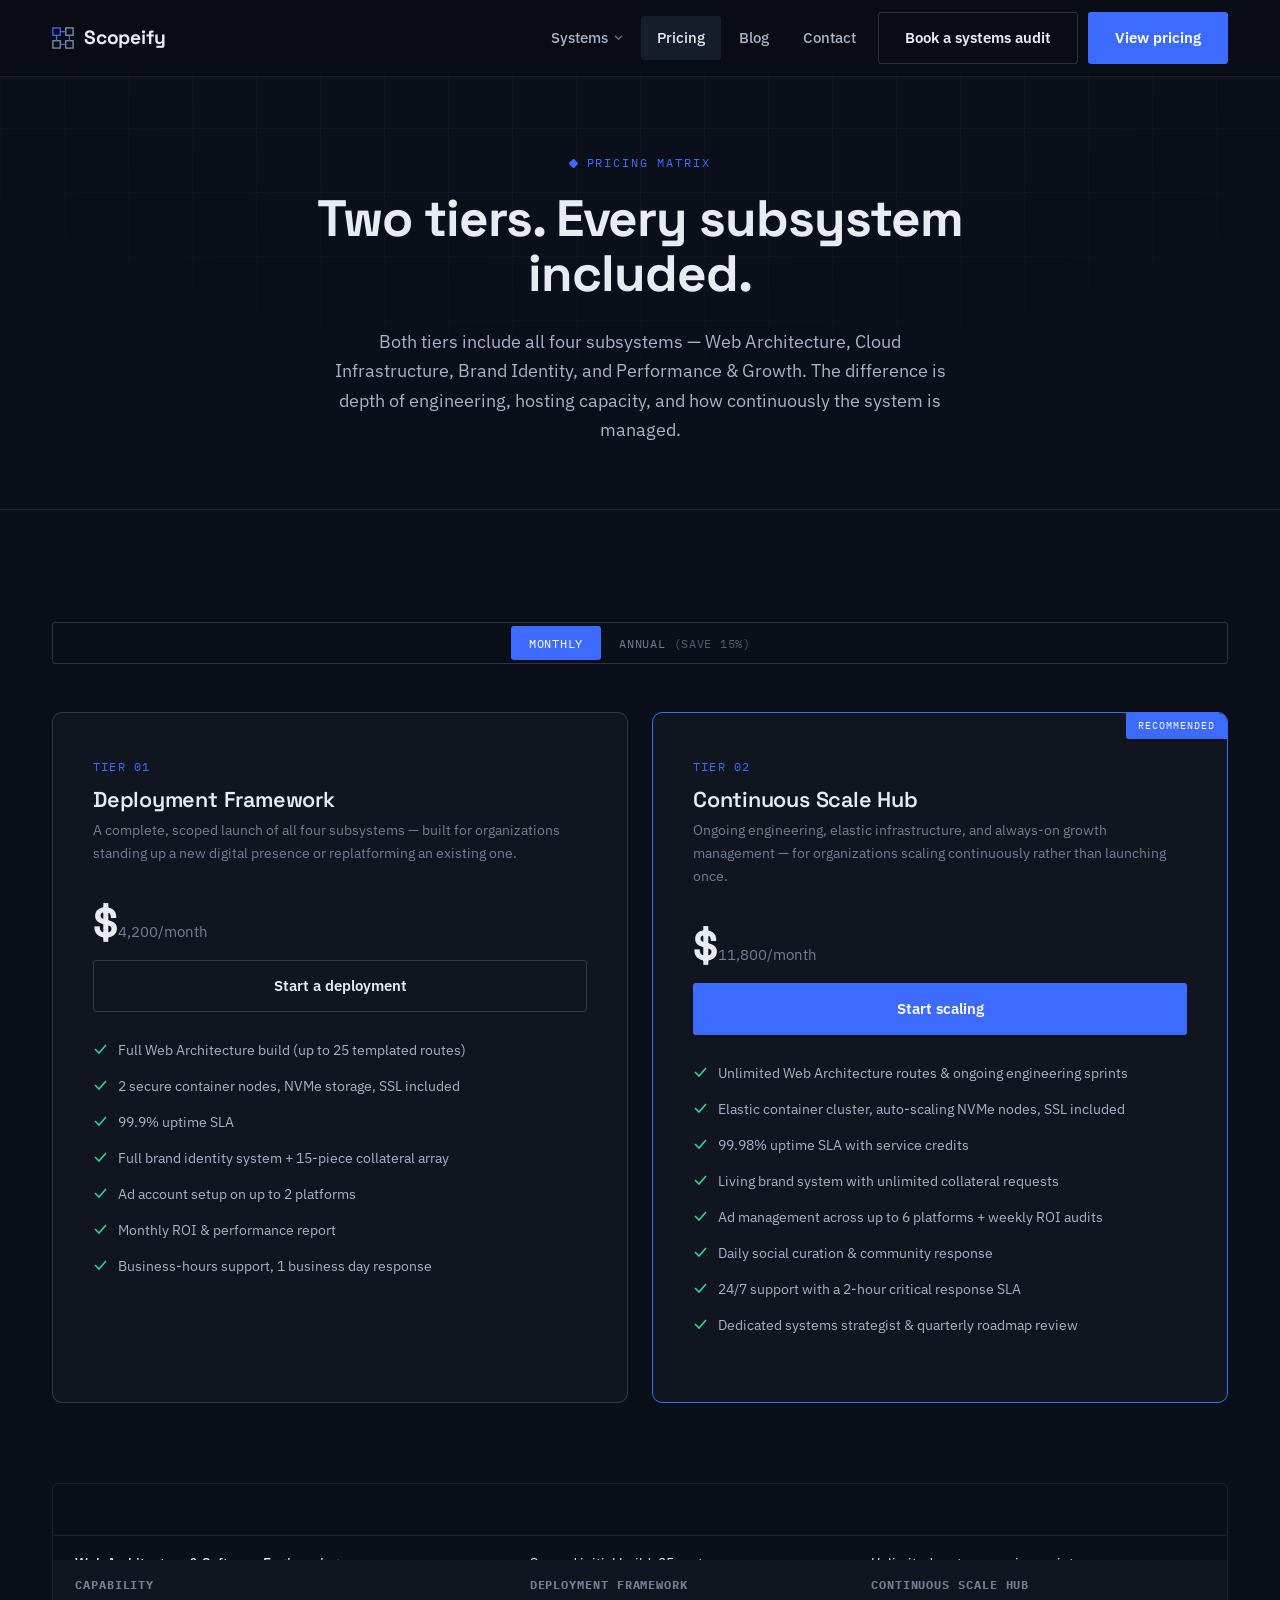
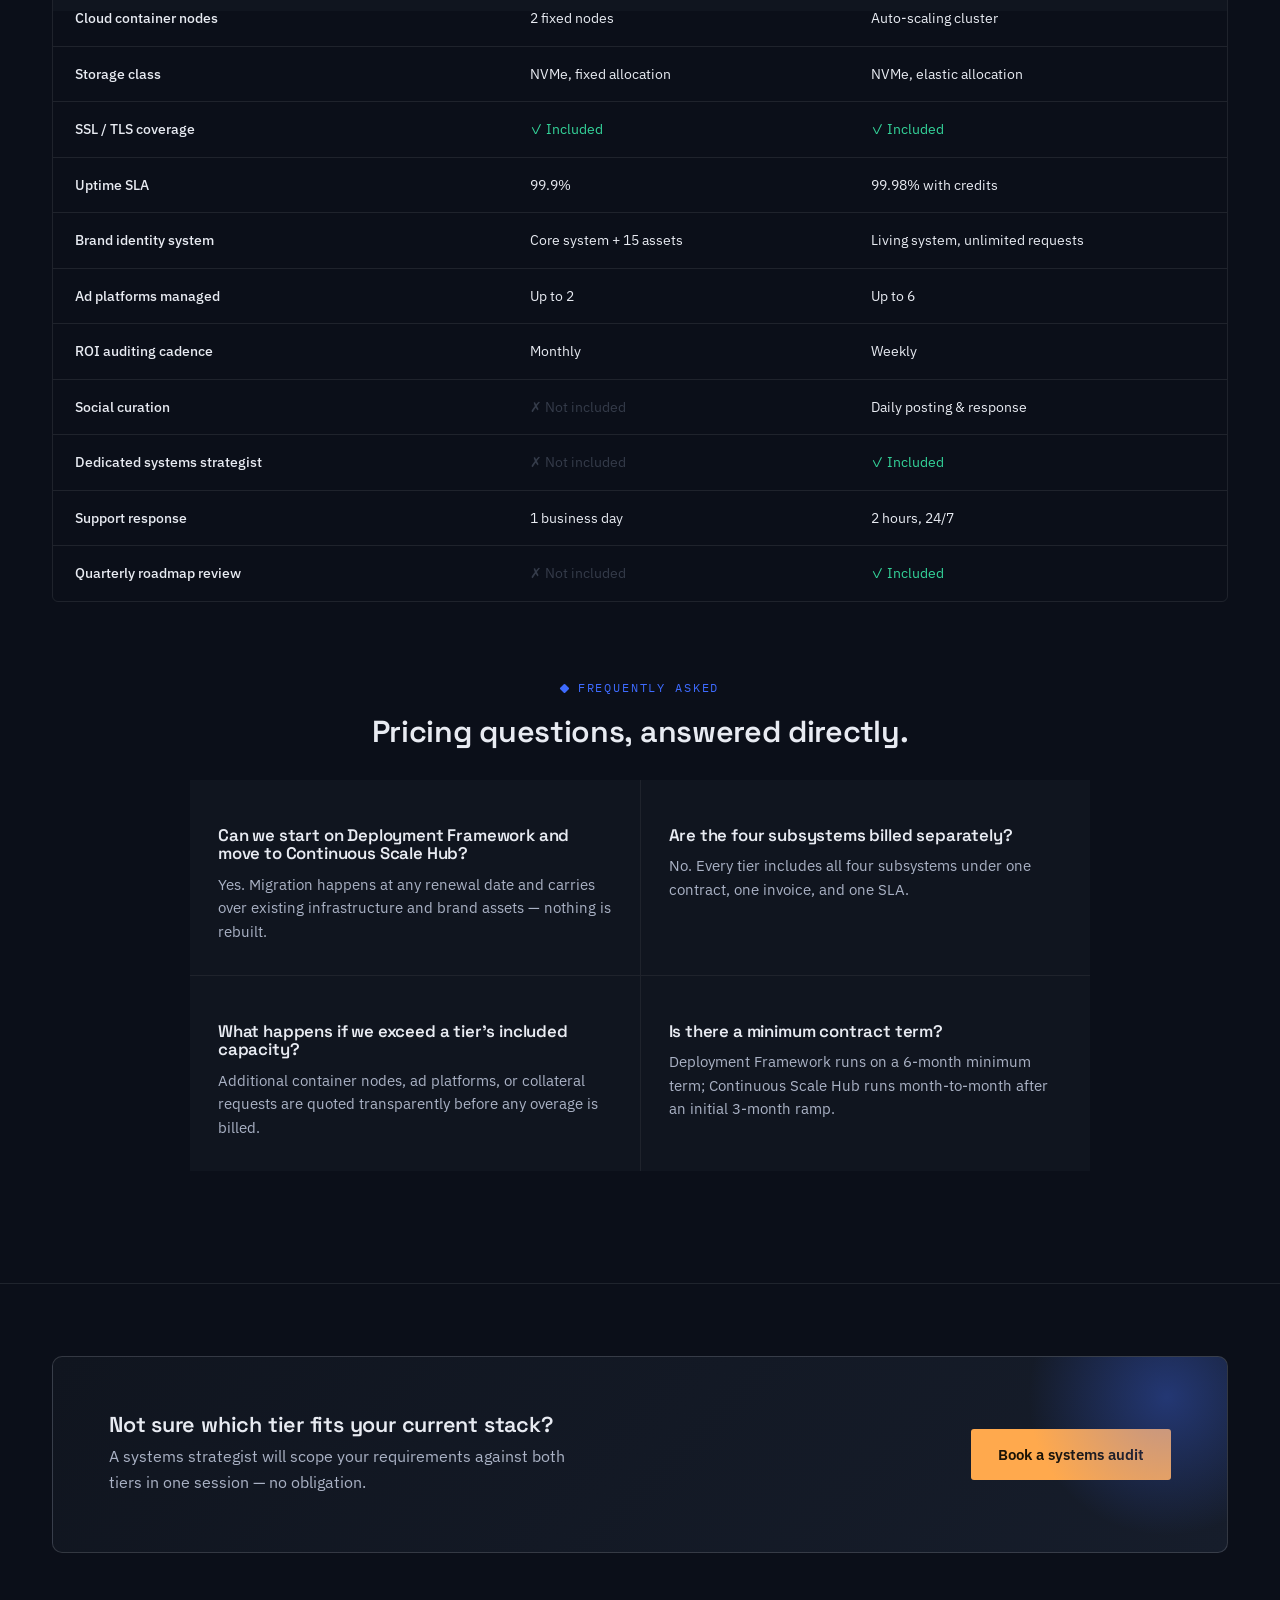
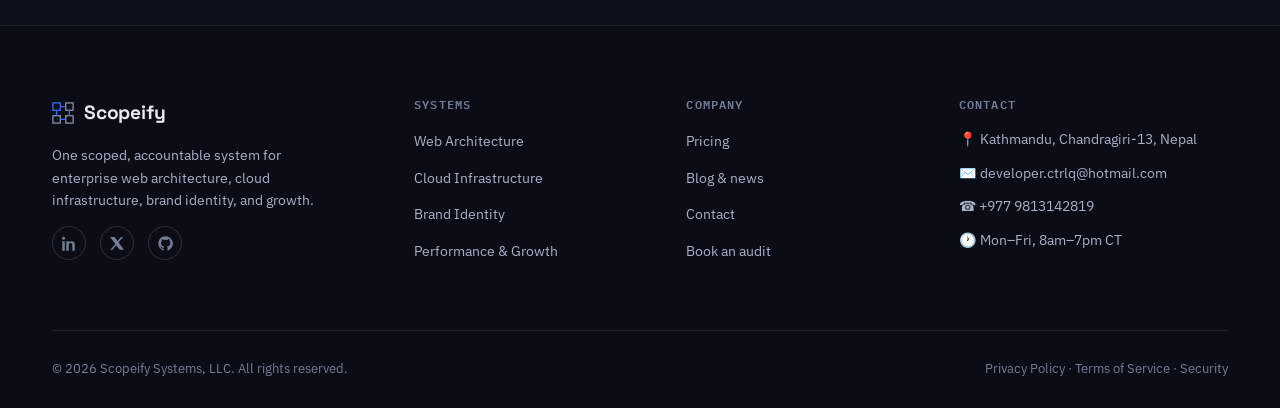
<file: pricing.html>
<!DOCTYPE html>
<html lang="en">
<head>
<meta charset="UTF-8">
<meta name="viewport" content="width=device-width, initial-scale=1.0">
<title>Pricing Matrix — Scopeify</title>
<meta name="description" content="Compare the Deployment Framework and Continuous Scale Hub pricing tiers across all four Scopeify subsystems.">
<link rel="preconnect" href="https://fonts.googleapis.com">
<link href="https://fonts.googleapis.com/css2?family=Space+Grotesk:wght@500;600;700&family=IBM+Plex+Sans:wght@400;500;600&family=IBM+Plex+Mono:wght@400;500&display=swap" rel="stylesheet">
<link rel="stylesheet" href="styles.css">
</head>
<body>
<header class="site-header">
  <div class="wrap">
    <a href="index.html" class="logo">
      <svg class="mark" viewBox="0 0 24 24" fill="none">
        <rect x="1" y="1" width="8" height="8" stroke="#3E6BFF" stroke-width="1.4"/>
        <rect x="15" y="1" width="8" height="8" stroke="#8A93A8" stroke-width="1.4"/>
        <rect x="1" y="15" width="8" height="8" stroke="#8A93A8" stroke-width="1.4"/>
        <rect x="15" y="15" width="8" height="8" stroke="#8A93A8" stroke-width="1.4"/>
        <path d="M9 5H15M5 9V15M19 9V15M9 19H15" stroke="#3E6BFF" stroke-width="1.4"/>
      </svg>
      Scopeify
    </a>
    <nav class="nav">
      <ul>
        <li class="has-dropdown">
          <a href="#" class="nav-link">Systems <svg class="caret" viewBox="0 0 10 10"><path d="M1 3l4 4 4-4" stroke="currentColor" stroke-width="1.4" fill="none"/></svg></a>
          <ul class="dropdown">
            <li><a href="web-architecture.html"><span class="d-code">01</span><span><span class="d-title">Web Architecture &amp; Software Engineering</span><span class="d-desc">Semantic builds, responsive systems, performance engineering</span></span></a></li>
            <li><a href="cloud-infrastructure.html"><span class="d-code">02</span><span><span class="d-title">Cloud Infrastructure &amp; Reseller Hosting</span><span class="d-desc">Container nodes, NVMe storage, uptime SLAs</span></span></a></li>
            <li><a href="brand-identity.html"><span class="d-code">03</span><span><span class="d-title">Brand Identity &amp; Visual Graphics</span><span class="d-desc">Vector logo systems, scalable asset libraries</span></span></a></li>
            <li><a href="performance-ads.html"><span class="d-code">04</span><span><span class="d-title">Performance Ad Boosting &amp; Social Curation</span><span class="d-desc">Algorithmic bidding, ROI auditing, feed curation</span></span></a></li>
          </ul>
        </li>
        <li><a href="pricing.html" class="nav-link active" data-page="pricing.html">Pricing</a></li>
        <li><a href="blog.html" class="nav-link" data-page="blog.html">Blog</a></li>
        <li><a href="contact.html" class="nav-link" data-page="contact.html">Contact</a></li>
      </ul>
      <div class="nav-cta">
        <a href="contact.html" class="btn btn-ghost">Book a systems audit</a>
        <a href="pricing.html" class="btn btn-primary">View pricing</a>
      </div>
    </nav>
    <button class="nav-toggle" aria-label="Menu"><span></span></button>
  </div>
</header>

<main>
  <section class="sub-hero" style="text-align:center;">
    <div class="wrap">
      <div class="section-head center reveal" style="margin:0 auto;">
        <span class="eyebrow" style="justify-content:center;">Pricing matrix</span>
        <h1 style="font-size:clamp(2.2rem,4.4vw,3.2rem);">Two tiers. Every subsystem included.</h1>
        <p class="lede" style="margin:0 auto;">Both tiers include all four subsystems — Web Architecture, Cloud Infrastructure, Brand Identity, and Performance &amp; Growth. The difference is depth of engineering, hosting capacity, and how continuously the system is managed.</p>
      </div>
    </div>
  </section>

  <section class="section">
    <div class="wrap">
      <div class="pricing-toggle reveal" style="display:flex; justify-content:center;">
        <button class="active" data-mode="monthly">Monthly</button>
        <button data-mode="annual">Annual <span style="opacity:0.7;">(save 15%)</span></button>
      </div>

      <div class="pricing-grid reveal">
        <div class="plan">
          <span class="plan-name">Tier 01</span>
          <h3>Deployment Framework</h3>
          <p class="plan-desc">A complete, scoped launch of all four subsystems — built for organizations standing up a new digital presence or replatforming an existing one.</p>
          <div class="price">$<span data-monthly="4,200" data-annual="3,570">4,200</span><span class="price-suffix">/month</span></div>
          <a href="contact.html" class="btn btn-ghost btn-block">Start a deployment</a>
          <ul class="plan-features">
            <li><svg width="15" height="15" viewBox="0 0 15 15"><path d="M2 8l4 4 7-8" stroke="#34D399" stroke-width="1.6" fill="none"/></svg> Full Web Architecture build (up to 25 templated routes)</li>
            <li><svg width="15" height="15" viewBox="0 0 15 15"><path d="M2 8l4 4 7-8" stroke="#34D399" stroke-width="1.6" fill="none"/></svg> 2 secure container nodes, NVMe storage, SSL included</li>
            <li><svg width="15" height="15" viewBox="0 0 15 15"><path d="M2 8l4 4 7-8" stroke="#34D399" stroke-width="1.6" fill="none"/></svg> 99.9% uptime SLA</li>
            <li><svg width="15" height="15" viewBox="0 0 15 15"><path d="M2 8l4 4 7-8" stroke="#34D399" stroke-width="1.6" fill="none"/></svg> Full brand identity system + 15-piece collateral array</li>
            <li><svg width="15" height="15" viewBox="0 0 15 15"><path d="M2 8l4 4 7-8" stroke="#34D399" stroke-width="1.6" fill="none"/></svg> Ad account setup on up to 2 platforms</li>
            <li><svg width="15" height="15" viewBox="0 0 15 15"><path d="M2 8l4 4 7-8" stroke="#34D399" stroke-width="1.6" fill="none"/></svg> Monthly ROI &amp; performance report</li>
            <li><svg width="15" height="15" viewBox="0 0 15 15"><path d="M2 8l4 4 7-8" stroke="#34D399" stroke-width="1.6" fill="none"/></svg> Business-hours support, 1 business day response</li>
          </ul>
        </div>

        <div class="plan featured">
          <span class="plan-name">Tier 02</span>
          <h3>Continuous Scale Hub</h3>
          <p class="plan-desc">Ongoing engineering, elastic infrastructure, and always-on growth management — for organizations scaling continuously rather than launching once.</p>
          <div class="price">$<span data-monthly="11,800" data-annual="10,030">11,800</span><span class="price-suffix">/month</span></div>
          <a href="contact.html" class="btn btn-primary btn-block">Start scaling</a>
          <ul class="plan-features">
            <li><svg width="15" height="15" viewBox="0 0 15 15"><path d="M2 8l4 4 7-8" stroke="#34D399" stroke-width="1.6" fill="none"/></svg> Unlimited Web Architecture routes &amp; ongoing engineering sprints</li>
            <li><svg width="15" height="15" viewBox="0 0 15 15"><path d="M2 8l4 4 7-8" stroke="#34D399" stroke-width="1.6" fill="none"/></svg> Elastic container cluster, auto-scaling NVMe nodes, SSL included</li>
            <li><svg width="15" height="15" viewBox="0 0 15 15"><path d="M2 8l4 4 7-8" stroke="#34D399" stroke-width="1.6" fill="none"/></svg> 99.98% uptime SLA with service credits</li>
            <li><svg width="15" height="15" viewBox="0 0 15 15"><path d="M2 8l4 4 7-8" stroke="#34D399" stroke-width="1.6" fill="none"/></svg> Living brand system with unlimited collateral requests</li>
            <li><svg width="15" height="15" viewBox="0 0 15 15"><path d="M2 8l4 4 7-8" stroke="#34D399" stroke-width="1.6" fill="none"/></svg> Ad management across up to 6 platforms + weekly ROI audits</li>
            <li><svg width="15" height="15" viewBox="0 0 15 15"><path d="M2 8l4 4 7-8" stroke="#34D399" stroke-width="1.6" fill="none"/></svg> Daily social curation &amp; community response</li>
            <li><svg width="15" height="15" viewBox="0 0 15 15"><path d="M2 8l4 4 7-8" stroke="#34D399" stroke-width="1.6" fill="none"/></svg> 24/7 support with a 2-hour critical response SLA</li>
            <li><svg width="15" height="15" viewBox="0 0 15 15"><path d="M2 8l4 4 7-8" stroke="#34D399" stroke-width="1.6" fill="none"/></svg> Dedicated systems strategist &amp; quarterly roadmap review</li>
          </ul>
        </div>
      </div>

      <div class="compare-table-wrap reveal">
        <table class="compare">
          <thead>
            <tr><th>Capability</th><th>Deployment Framework</th><th>Continuous Scale Hub</th></tr>
          </thead>
          <tbody>
            <tr><td>Web Architecture &amp; Software Engineering</td><td>Scoped initial build, 25 routes</td><td>Unlimited routes, ongoing sprints</td></tr>
            <tr><td>Cloud container nodes</td><td>2 fixed nodes</td><td>Auto-scaling cluster</td></tr>
            <tr><td>Storage class</td><td>NVMe, fixed allocation</td><td>NVMe, elastic allocation</td></tr>
            <tr><td>SSL / TLS coverage</td><td class="check-yes">✓ Included</td><td class="check-yes">✓ Included</td></tr>
            <tr><td>Uptime SLA</td><td>99.9%</td><td>99.98% with credits</td></tr>
            <tr><td>Brand identity system</td><td>Core system + 15 assets</td><td>Living system, unlimited requests</td></tr>
            <tr><td>Ad platforms managed</td><td>Up to 2</td><td>Up to 6</td></tr>
            <tr><td>ROI auditing cadence</td><td>Monthly</td><td>Weekly</td></tr>
            <tr><td>Social curation</td><td class="check-no">✗ Not included</td><td>Daily posting &amp; response</td></tr>
            <tr><td>Dedicated systems strategist</td><td class="check-no">✗ Not included</td><td class="check-yes">✓ Included</td></tr>
            <tr><td>Support response</td><td>1 business day</td><td>2 hours, 24/7</td></tr>
            <tr><td>Quarterly roadmap review</td><td class="check-no">✗ Not included</td><td class="check-yes">✓ Included</td></tr>
          </tbody>
        </table>
      </div>

      <div class="section-head center reveal" style="margin: 72px auto 32px;">
        <span class="eyebrow" style="justify-content:center;">Frequently asked</span>
        <h2 style="font-size:1.9rem;">Pricing questions, answered directly.</h2>
      </div>
      <div class="grid-2 reveal" style="max-width:900px; margin:0 auto;">
        <div class="card"><h3 style="font-size:1.05rem;">Can we start on Deployment Framework and move to Continuous Scale Hub?</h3><p>Yes. Migration happens at any renewal date and carries over existing infrastructure and brand assets — nothing is rebuilt.</p></div>
        <div class="card"><h3 style="font-size:1.05rem;">Are the four subsystems billed separately?</h3><p>No. Every tier includes all four subsystems under one contract, one invoice, and one SLA.</p></div>
        <div class="card"><h3 style="font-size:1.05rem;">What happens if we exceed a tier's included capacity?</h3><p>Additional container nodes, ad platforms, or collateral requests are quoted transparently before any overage is billed.</p></div>
        <div class="card"><h3 style="font-size:1.05rem;">Is there a minimum contract term?</h3><p>Deployment Framework runs on a 6-month minimum term; Continuous Scale Hub runs month-to-month after an initial 3-month ramp.</p></div>
      </div>
    </div>
  </section>

  <section class="section-tight" style="border-top:1px solid var(--line);">
    <div class="wrap">
      <div class="cta-band reveal">
        <div>
          <h3 style="margin-bottom:8px;">Not sure which tier fits your current stack?</h3>
          <p style="margin:0; max-width:480px;">A systems strategist will scope your requirements against both tiers in one session — no obligation.</p>
        </div>
        <a href="contact.html" class="btn btn-amber">Book a systems audit</a>
      </div>
    </div>
  </section>

</main>
<footer class="site-footer">
  <div class="wrap">
    <div class="footer-grid">
      <div>
        <a href="index.html" class="logo" style="margin-bottom:16px; display:inline-flex;">
          <svg class="mark" viewBox="0 0 24 24" fill="none">
            <rect x="1" y="1" width="8" height="8" stroke="#3E6BFF" stroke-width="1.4"/>
            <rect x="15" y="1" width="8" height="8" stroke="#8A93A8" stroke-width="1.4"/>
            <rect x="1" y="15" width="8" height="8" stroke="#8A93A8" stroke-width="1.4"/>
            <rect x="15" y="15" width="8" height="8" stroke="#8A93A8" stroke-width="1.4"/>
            <path d="M9 5H15M5 9V15M19 9V15M9 19H15" stroke="#3E6BFF" stroke-width="1.4"/>
          </svg>
          Scopeify
        </a>
        <p style="max-width:280px; font-size:0.88rem;">One scoped, accountable system for enterprise web architecture, cloud infrastructure, brand identity, and growth.</p>
        <div class="socials">
          <a href="#" aria-label="LinkedIn"><svg width="15" height="15" viewBox="0 0 24 24" fill="currentColor"><path d="M4.98 3.5C4.98 4.88 3.87 6 2.5 6S0 4.88 0 3.5 1.11 1 2.48 1 4.98 2.12 4.98 3.5zM.5 8.5h4v15h-4v-15zm7.5 0h3.83v2.05h.05c.53-1 1.84-2.05 3.79-2.05 4.06 0 4.81 2.67 4.81 6.14v8.86h-4v-7.86c0-1.87-.03-4.27-2.6-4.27-2.61 0-3.01 2.04-3.01 4.14v7.99h-4v-15z"/></svg></a>
          <a href="#" aria-label="X"><svg width="14" height="14" viewBox="0 0 24 24" fill="currentColor"><path d="M18.9 1.5h3.7l-8.1 9.3 9.5 12.7h-7.4l-5.8-7.6-6.6 7.6H.5l8.7-10-9.1-12h7.6l5.3 7z"/></svg></a>
          <a href="#" aria-label="GitHub"><svg width="15" height="15" viewBox="0 0 24 24" fill="currentColor"><path d="M12 .5C5.6.5.5 5.6.5 12c0 5.1 3.3 9.4 7.9 11 .6.1.8-.3.8-.6v-2.2c-3.2.7-3.9-1.4-3.9-1.4-.5-1.3-1.3-1.7-1.3-1.7-1.1-.7.1-.7.1-.7 1.2.1 1.8 1.2 1.8 1.2 1 1.8 2.8 1.3 3.5 1 .1-.8.4-1.3.8-1.6-2.6-.3-5.3-1.3-5.3-5.7 0-1.3.5-2.3 1.2-3.1-.1-.3-.5-1.5.1-3.1 0 0 1-.3 3.3 1.2A11 11 0 0112 5.8c1 0 2.1.1 3.1.4 2.3-1.5 3.3-1.2 3.3-1.2.6 1.6.2 2.8.1 3.1.8.8 1.2 1.9 1.2 3.1 0 4.4-2.7 5.4-5.3 5.7.4.4.8 1.1.8 2.2v3.3c0 .3.2.7.8.6 4.6-1.6 7.9-5.9 7.9-11C23.5 5.6 18.4.5 12 .5z"/></svg></a>
        </div>
      </div>
      <div>
        <h4>Systems</h4>
        <ul>
          <li><a href="web-architecture.html">Web Architecture</a></li>
          <li><a href="cloud-infrastructure.html">Cloud Infrastructure</a></li>
          <li><a href="brand-identity.html">Brand Identity</a></li>
          <li><a href="performance-ads.html">Performance &amp; Growth</a></li>
        </ul>
      </div>
      <div>
        <h4>Company</h4>
        <ul>
          <li><a href="pricing.html">Pricing</a></li>
          <li><a href="blog.html">Blog &amp; news</a></li>
          <li><a href="contact.html">Contact</a></li>
          <li><a href="contact.html">Book an audit</a></li>
        </ul>
      </div>
      <div>
        <h4>Contact</h4>
        <ul class="footer-contact">
          <li>📍 Kathmandu, Chandragiri-13, Nepal</li>
          <li>✉️ developer.ctrlq@hotmail.com</li>
          <li>☎ +977 9813142819</li>
          <li>🕐 Mon–Fri, 8am–7pm CT</li>
        </ul>
      </div>
    </div>
    <div class="footer-bottom">
      <p>© 2026 Scopeify Systems, LLC. All rights reserved.</p>
      <p>Privacy Policy · Terms of Service · Security</p>
    </div>
  </div>
</footer>
<script src="script.js"></script>
</body>
</html>
</file>
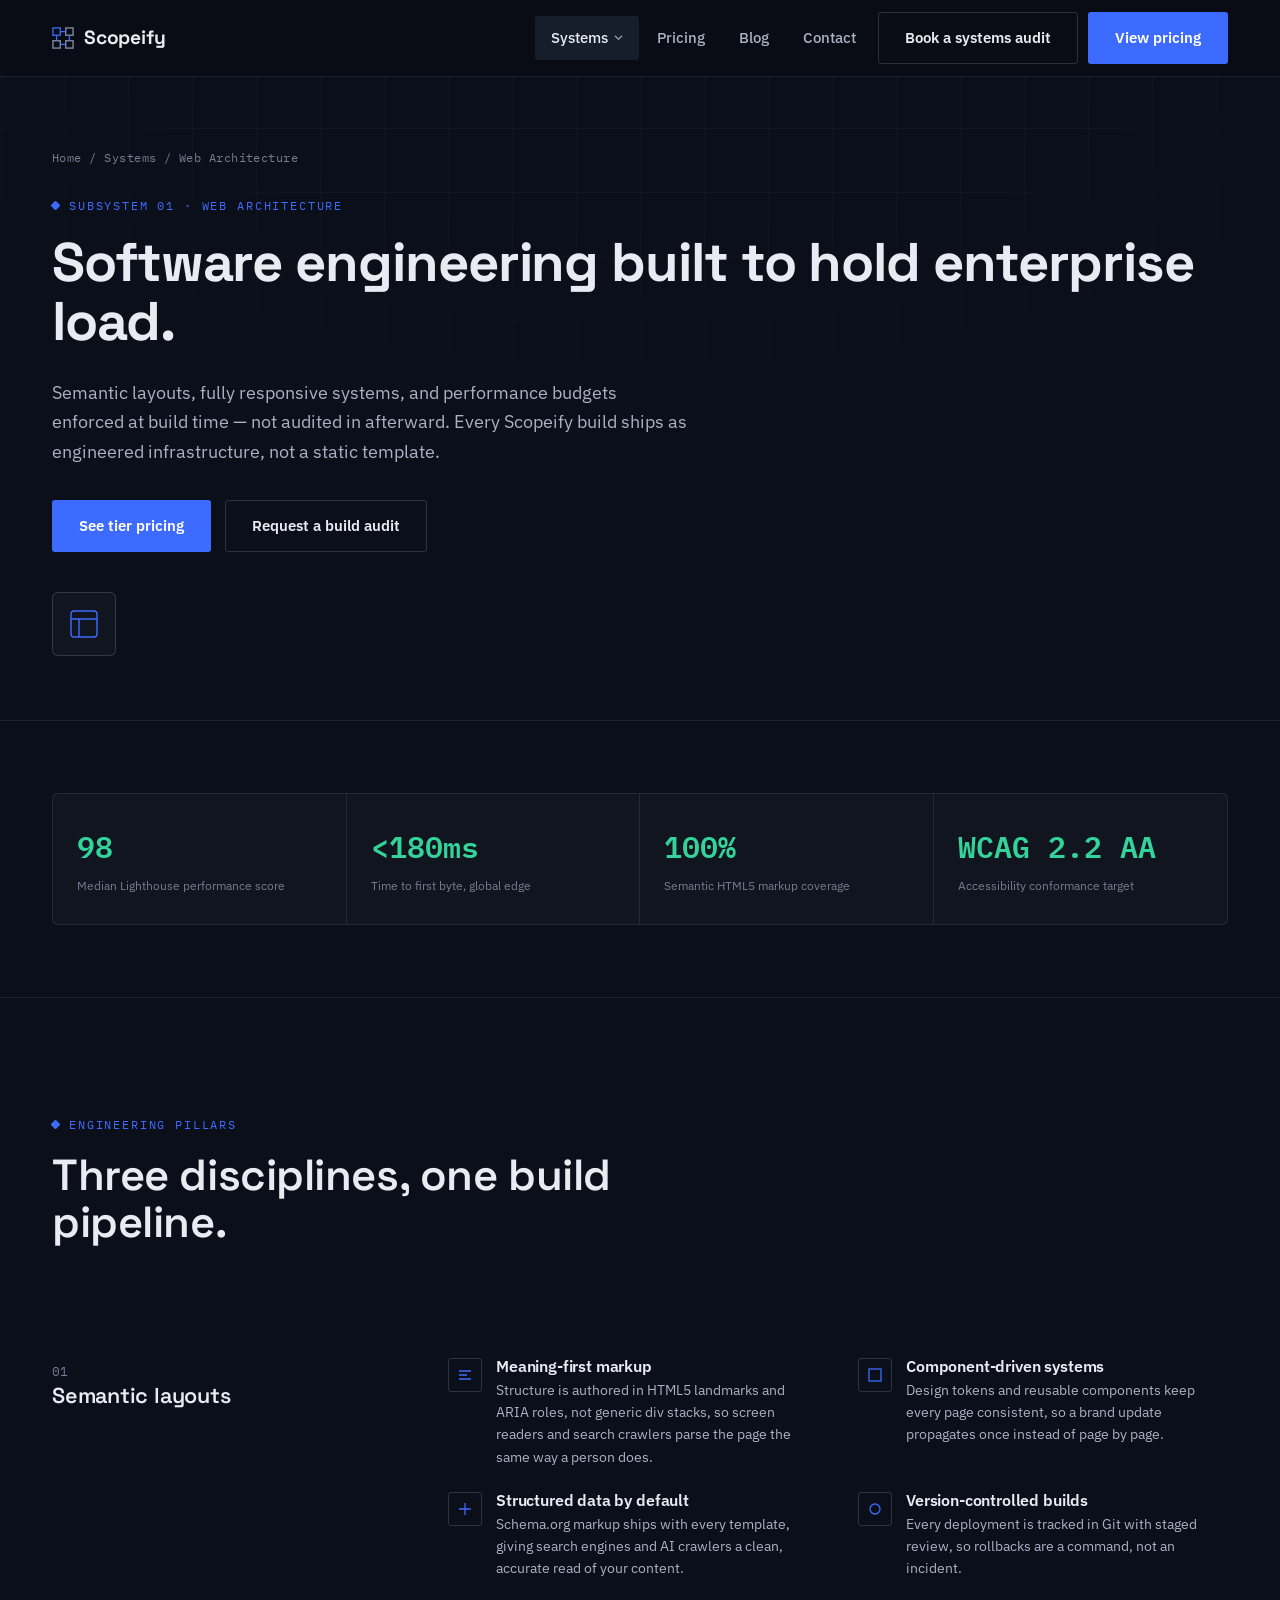
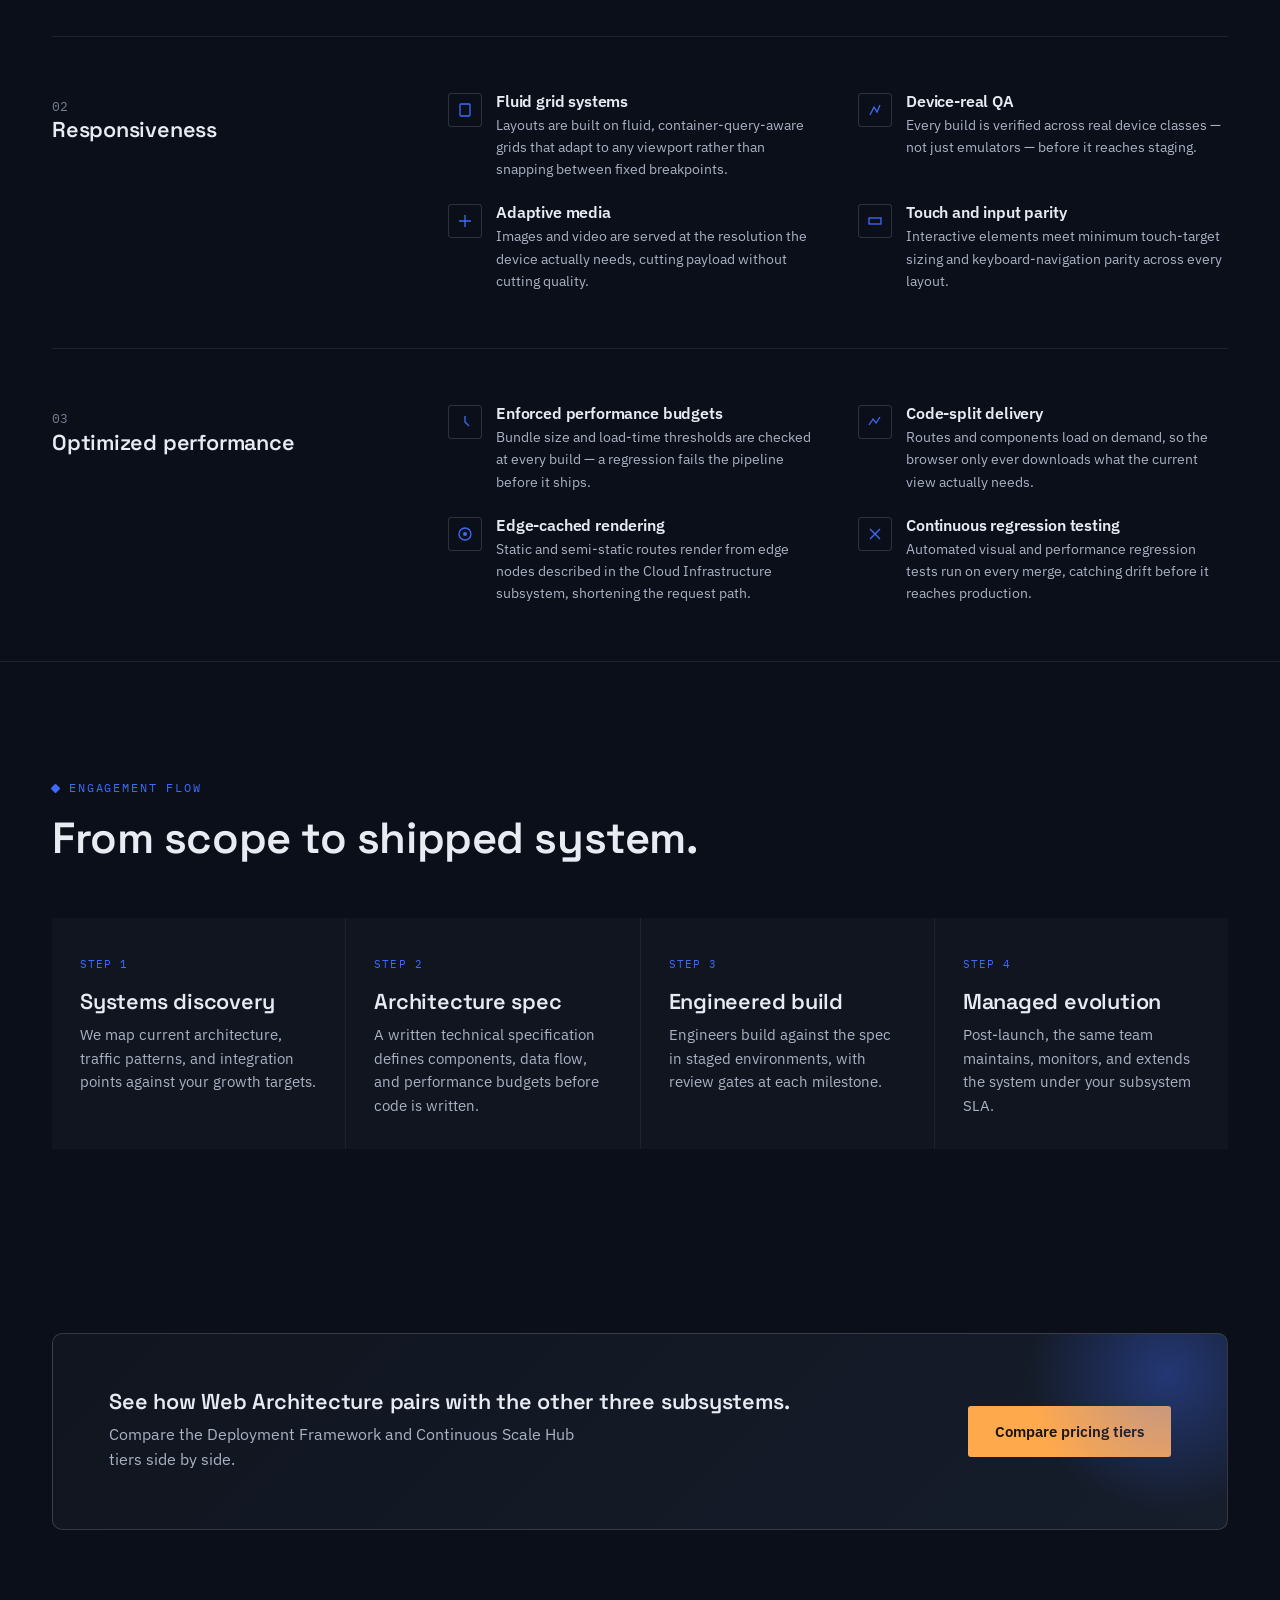
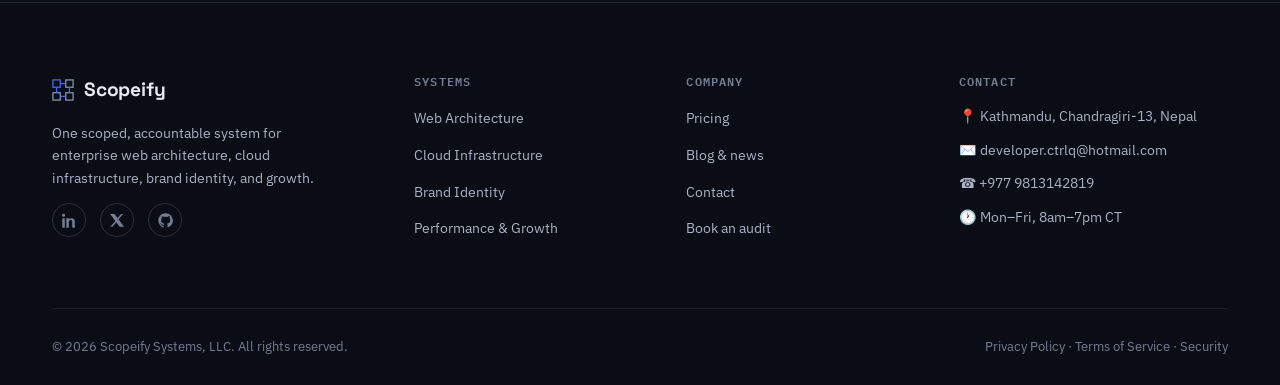
<file: web-architecture.html>
<!DOCTYPE html>
<html lang="en">
<head>
<meta charset="UTF-8">
<meta name="viewport" content="width=device-width, initial-scale=1.0">
<title>Web Architecture &amp; Software Engineering — Scopeify</title>
<meta name="description" content="Semantic layouts, responsive systems, and performance-engineered software builds — Subsystem 01 of the Scopeify unified infrastructure platform.">
<link rel="preconnect" href="https://fonts.googleapis.com">
<link href="https://fonts.googleapis.com/css2?family=Space+Grotesk:wght@500;600;700&family=IBM+Plex+Sans:wght@400;500;600&family=IBM+Plex+Mono:wght@400;500&display=swap" rel="stylesheet">
<link rel="stylesheet" href="styles.css">
</head>
<body>

<header class="site-header">
  <div class="wrap">
    <a href="index.html" class="logo">
      <svg class="mark" viewBox="0 0 24 24" fill="none">
        <rect x="1" y="1" width="8" height="8" stroke="#3E6BFF" stroke-width="1.4"/>
        <rect x="15" y="1" width="8" height="8" stroke="#8A93A8" stroke-width="1.4"/>
        <rect x="1" y="15" width="8" height="8" stroke="#8A93A8" stroke-width="1.4"/>
        <rect x="15" y="15" width="8" height="8" stroke="#8A93A8" stroke-width="1.4"/>
        <path d="M9 5H15M5 9V15M19 9V15M9 19H15" stroke="#3E6BFF" stroke-width="1.4"/>
      </svg>
      Scopeify
    </a>
    <nav class="nav">
      <ul>
        <li class="has-dropdown">
          <a href="#" class="nav-link active">Systems <svg class="caret" viewBox="0 0 10 10"><path d="M1 3l4 4 4-4" stroke="currentColor" stroke-width="1.4" fill="none"/></svg></a>
          <ul class="dropdown">
            <li><a href="web-architecture.html"><span class="d-code">01</span><span><span class="d-title">Web Architecture &amp; Software Engineering</span><span class="d-desc">Semantic builds, responsive systems, performance engineering</span></span></a></li>
            <li><a href="cloud-infrastructure.html"><span class="d-code">02</span><span><span class="d-title">Cloud Infrastructure &amp; Reseller Hosting</span><span class="d-desc">Container nodes, NVMe storage, uptime SLAs</span></span></a></li>
            <li><a href="brand-identity.html"><span class="d-code">03</span><span><span class="d-title">Brand Identity &amp; Visual Graphics</span><span class="d-desc">Vector logo systems, scalable asset libraries</span></span></a></li>
            <li><a href="performance-ads.html"><span class="d-code">04</span><span><span class="d-title">Performance Ad Boosting &amp; Social Curation</span><span class="d-desc">Algorithmic bidding, ROI auditing, feed curation</span></span></a></li>
          </ul>
        </li>
        <li><a href="pricing.html" class="nav-link" data-page="pricing.html">Pricing</a></li>
        <li><a href="blog.html" class="nav-link" data-page="blog.html">Blog</a></li>
        <li><a href="contact.html" class="nav-link" data-page="contact.html">Contact</a></li>
      </ul>
      <div class="nav-cta">
        <a href="contact.html" class="btn btn-ghost">Book a systems audit</a>
        <a href="pricing.html" class="btn btn-primary">View pricing</a>
      </div>
    </nav>
    <button class="nav-toggle" aria-label="Menu"><span></span></button>
  </div>
</header>

<main>
  <section class="sub-hero">
    <div class="wrap">
      <p class="crumbs"><a href="index.html">Home</a> / <a href="index.html">Systems</a> / Web Architecture</p>
      <div class="sub-hero-top">
        <div>
          <span class="eyebrow">Subsystem 01 · Web Architecture</span>
          <h1 style="font-size:clamp(2.2rem,4.4vw,3.4rem);">Software engineering built to hold enterprise load.</h1>
          <p class="lede">Semantic layouts, fully responsive systems, and performance budgets enforced at build time — not audited in afterward. Every Scopeify build ships as engineered infrastructure, not a static template.</p>
          <div class="hero-cta">
            <a href="pricing.html" class="btn btn-primary">See tier pricing</a>
            <a href="contact.html" class="btn btn-ghost">Request a build audit</a>
          </div>
        </div>
        <div class="sub-hero-icon">
          <svg width="30" height="30" viewBox="0 0 30 30" fill="none"><rect x="2" y="2" width="26" height="26" rx="3" stroke="#3E6BFF" stroke-width="1.4"/><path d="M2 10h26M10 10v18" stroke="#3E6BFF" stroke-width="1.4"/></svg>
        </div>
      </div>
    </div>
  </section>

  <section class="section-tight">
    <div class="wrap">
      <div class="stat-strip reveal">
        <div class="stat"><div class="num">98</div><div class="lbl">Median Lighthouse performance score</div></div>
        <div class="stat"><div class="num">&lt;180ms</div><div class="lbl">Time to first byte, global edge</div></div>
        <div class="stat"><div class="num">100%</div><div class="lbl">Semantic HTML5 markup coverage</div></div>
        <div class="stat"><div class="num">WCAG 2.2 AA</div><div class="lbl">Accessibility conformance target</div></div>
      </div>
    </div>
  </section>

  <section class="section" style="border-top:1px solid var(--line); padding-bottom:0;">
    <div class="wrap">
      <div class="section-head reveal">
        <span class="eyebrow">Engineering pillars</span>
        <h2>Three disciplines, one build pipeline.</h2>
      </div>

      <div class="feature-row reveal">
        <div><span class="f-num">01</span><h3>Semantic layouts</h3></div>
        <div class="feature-list">
          <div class="feature-item"><div class="fi-icon"><svg width="14" height="14" viewBox="0 0 14 14"><path d="M1 3h12M1 7h8M1 11h12" stroke="#3E6BFF" stroke-width="1.3"/></svg></div><div><h4>Meaning-first markup</h4><p>Structure is authored in HTML5 landmarks and ARIA roles, not generic div stacks, so screen readers and search crawlers parse the page the same way a person does.</p></div></div>
          <div class="feature-item"><div class="fi-icon"><svg width="14" height="14" viewBox="0 0 14 14"><rect x="1" y="1" width="12" height="12" stroke="#3E6BFF" stroke-width="1.3" fill="none"/></svg></div><div><h4>Component-driven systems</h4><p>Design tokens and reusable components keep every page consistent, so a brand update propagates once instead of page by page.</p></div></div>
          <div class="feature-item"><div class="fi-icon"><svg width="14" height="14" viewBox="0 0 14 14"><path d="M7 1v12M1 7h12" stroke="#3E6BFF" stroke-width="1.3"/></svg></div><div><h4>Structured data by default</h4><p>Schema.org markup ships with every template, giving search engines and AI crawlers a clean, accurate read of your content.</p></div></div>
          <div class="feature-item"><div class="fi-icon"><svg width="14" height="14" viewBox="0 0 14 14"><circle cx="7" cy="7" r="5" stroke="#3E6BFF" stroke-width="1.3" fill="none"/></svg></div><div><h4>Version-controlled builds</h4><p>Every deployment is tracked in Git with staged review, so rollbacks are a command, not an incident.</p></div></div>
        </div>
      </div>

      <div class="feature-row reveal">
        <div><span class="f-num">02</span><h3>Responsiveness</h3></div>
        <div class="feature-list">
          <div class="feature-item"><div class="fi-icon"><svg width="14" height="14" viewBox="0 0 14 14"><rect x="2" y="1" width="10" height="12" rx="1" stroke="#3E6BFF" stroke-width="1.3" fill="none"/></svg></div><div><h4>Fluid grid systems</h4><p>Layouts are built on fluid, container-query-aware grids that adapt to any viewport rather than snapping between fixed breakpoints.</p></div></div>
          <div class="feature-item"><div class="fi-icon"><svg width="14" height="14" viewBox="0 0 14 14"><path d="M2 12l4-8 3 5 3-7" stroke="#3E6BFF" stroke-width="1.3" fill="none"/></svg></div><div><h4>Device-real QA</h4><p>Every build is verified across real device classes — not just emulators — before it reaches staging.</p></div></div>
          <div class="feature-item"><div class="fi-icon"><svg width="14" height="14" viewBox="0 0 14 14"><path d="M1 7h12M7 1v12" stroke="#3E6BFF" stroke-width="1.3"/></svg></div><div><h4>Adaptive media</h4><p>Images and video are served at the resolution the device actually needs, cutting payload without cutting quality.</p></div></div>
          <div class="feature-item"><div class="fi-icon"><svg width="14" height="14" viewBox="0 0 14 14"><rect x="1" y="4" width="12" height="6" stroke="#3E6BFF" stroke-width="1.3" fill="none"/></svg></div><div><h4>Touch and input parity</h4><p>Interactive elements meet minimum touch-target sizing and keyboard-navigation parity across every layout.</p></div></div>
        </div>
      </div>

      <div class="feature-row reveal">
        <div><span class="f-num">03</span><h3>Optimized performance</h3></div>
        <div class="feature-list">
          <div class="feature-item"><div class="fi-icon"><svg width="14" height="14" viewBox="0 0 14 14"><path d="M7 1v6l4 4" stroke="#3E6BFF" stroke-width="1.3" fill="none"/></svg></div><div><h4>Enforced performance budgets</h4><p>Bundle size and load-time thresholds are checked at every build — a regression fails the pipeline before it ships.</p></div></div>
          <div class="feature-item"><div class="fi-icon"><svg width="14" height="14" viewBox="0 0 14 14"><path d="M1 10l4-6 3 4 4-6" stroke="#3E6BFF" stroke-width="1.3" fill="none"/></svg></div><div><h4>Code-split delivery</h4><p>Routes and components load on demand, so the browser only ever downloads what the current view actually needs.</p></div></div>
          <div class="feature-item"><div class="fi-icon"><svg width="14" height="14" viewBox="0 0 14 14"><circle cx="7" cy="7" r="6" stroke="#3E6BFF" stroke-width="1.3" fill="none"/><circle cx="7" cy="7" r="2" fill="#3E6BFF"/></svg></div><div><h4>Edge-cached rendering</h4><p>Static and semi-static routes render from edge nodes described in the Cloud Infrastructure subsystem, shortening the request path.</p></div></div>
          <div class="feature-item"><div class="fi-icon"><svg width="14" height="14" viewBox="0 0 14 14"><path d="M2 2l10 10M12 2L2 12" stroke="#3E6BFF" stroke-width="1.3"/></svg></div><div><h4>Continuous regression testing</h4><p>Automated visual and performance regression tests run on every merge, catching drift before it reaches production.</p></div></div>
        </div>
      </div>
    </div>
  </section>

  <section class="section" style="border-top:1px solid var(--line);">
    <div class="wrap">
      <div class="section-head reveal">
        <span class="eyebrow">Engagement flow</span>
        <h2>From scope to shipped system.</h2>
      </div>
      <div class="grid-4 reveal">
        <div class="card"><span class="d-code">STEP 1</span><h3>Systems discovery</h3><p>We map current architecture, traffic patterns, and integration points against your growth targets.</p></div>
        <div class="card"><span class="d-code">STEP 2</span><h3>Architecture spec</h3><p>A written technical specification defines components, data flow, and performance budgets before code is written.</p></div>
        <div class="card"><span class="d-code">STEP 3</span><h3>Engineered build</h3><p>Engineers build against the spec in staged environments, with review gates at each milestone.</p></div>
        <div class="card"><span class="d-code">STEP 4</span><h3>Managed evolution</h3><p>Post-launch, the same team maintains, monitors, and extends the system under your subsystem SLA.</p></div>
      </div>
    </div>
  </section>

  <section class="section-tight">
    <div class="wrap">
      <div class="cta-band reveal">
        <div>
          <h3 style="margin-bottom:8px;">See how Web Architecture pairs with the other three subsystems.</h3>
          <p style="margin:0; max-width:480px;">Compare the Deployment Framework and Continuous Scale Hub tiers side by side.</p>
        </div>
        <a href="pricing.html" class="btn btn-amber">Compare pricing tiers</a>
      </div>
    </div>
  </section>
</main>

<footer class="site-footer">
  <div class="wrap">
    <div class="footer-grid">
      <div>
        <a href="index.html" class="logo" style="margin-bottom:16px; display:inline-flex;">
          <svg class="mark" viewBox="0 0 24 24" fill="none">
            <rect x="1" y="1" width="8" height="8" stroke="#3E6BFF" stroke-width="1.4"/>
            <rect x="15" y="1" width="8" height="8" stroke="#8A93A8" stroke-width="1.4"/>
            <rect x="1" y="15" width="8" height="8" stroke="#8A93A8" stroke-width="1.4"/>
            <rect x="15" y="15" width="8" height="8" stroke="#8A93A8" stroke-width="1.4"/>
            <path d="M9 5H15M5 9V15M19 9V15M9 19H15" stroke="#3E6BFF" stroke-width="1.4"/>
          </svg>
          Scopeify
        </a>
        <p style="max-width:280px; font-size:0.88rem;">One scoped, accountable system for enterprise web architecture, cloud infrastructure, brand identity, and growth.</p>
        <div class="socials">
          <a href="#" aria-label="LinkedIn"><svg width="15" height="15" viewBox="0 0 24 24" fill="currentColor"><path d="M4.98 3.5C4.98 4.88 3.87 6 2.5 6S0 4.88 0 3.5 1.11 1 2.48 1 4.98 2.12 4.98 3.5zM.5 8.5h4v15h-4v-15zm7.5 0h3.83v2.05h.05c.53-1 1.84-2.05 3.79-2.05 4.06 0 4.81 2.67 4.81 6.14v8.86h-4v-7.86c0-1.87-.03-4.27-2.6-4.27-2.61 0-3.01 2.04-3.01 4.14v7.99h-4v-15z"/></svg></a>
          <a href="#" aria-label="X"><svg width="14" height="14" viewBox="0 0 24 24" fill="currentColor"><path d="M18.9 1.5h3.7l-8.1 9.3 9.5 12.7h-7.4l-5.8-7.6-6.6 7.6H.5l8.7-10-9.1-12h7.6l5.3 7z"/></svg></a>
          <a href="#" aria-label="GitHub"><svg width="15" height="15" viewBox="0 0 24 24" fill="currentColor"><path d="M12 .5C5.6.5.5 5.6.5 12c0 5.1 3.3 9.4 7.9 11 .6.1.8-.3.8-.6v-2.2c-3.2.7-3.9-1.4-3.9-1.4-.5-1.3-1.3-1.7-1.3-1.7-1.1-.7.1-.7.1-.7 1.2.1 1.8 1.2 1.8 1.2 1 1.8 2.8 1.3 3.5 1 .1-.8.4-1.3.8-1.6-2.6-.3-5.3-1.3-5.3-5.7 0-1.3.5-2.3 1.2-3.1-.1-.3-.5-1.5.1-3.1 0 0 1-.3 3.3 1.2A11 11 0 0112 5.8c1 0 2.1.1 3.1.4 2.3-1.5 3.3-1.2 3.3-1.2.6 1.6.2 2.8.1 3.1.8.8 1.2 1.9 1.2 3.1 0 4.4-2.7 5.4-5.3 5.7.4.4.8 1.1.8 2.2v3.3c0 .3.2.7.8.6 4.6-1.6 7.9-5.9 7.9-11C23.5 5.6 18.4.5 12 .5z"/></svg></a>
        </div>
      </div>
      <div>
        <h4>Systems</h4>
        <ul>
          <li><a href="web-architecture.html">Web Architecture</a></li>
          <li><a href="cloud-infrastructure.html">Cloud Infrastructure</a></li>
          <li><a href="brand-identity.html">Brand Identity</a></li>
          <li><a href="performance-ads.html">Performance &amp; Growth</a></li>
        </ul>
      </div>
      <div>
        <h4>Company</h4>
        <ul>
          <li><a href="pricing.html">Pricing</a></li>
          <li><a href="blog.html">Blog &amp; news</a></li>
          <li><a href="contact.html">Contact</a></li>
          <li><a href="contact.html">Book an audit</a></li>
        </ul>
      </div>
      <div>
        <h4>Contact</h4>
        <ul class="footer-contact">
          <li>📍 Kathmandu, Chandragiri-13, Nepal</li>
          <li>✉️ developer.ctrlq@hotmail.com</li>
          <li>☎ +977 9813142819</li>
          <li>🕐 Mon–Fri, 8am–7pm CT</li>
        </ul>
      </div>
    </div>
    <div class="footer-bottom">
      <p>© 2026 Scopeify Systems, LLC. All rights reserved.</p>
      <p>Privacy Policy · Terms of Service · Security</p>
    </div>
  </div>
</footer>
<script src="script.js"></script>
</body>
</html>
</file>
<file: styles.css>
/* ============================================================
   SCOPEIFY — Unified Digital Infrastructure
   Design tokens: deep-space navy surfaces, signal-blue + amber
   accents, geometric/technical type pairing (Space Grotesk /
   IBM Plex Sans / IBM Plex Mono). Signature motif: the node mesh
   — four subsystem nodes resolving into one core node — used in
   the hero and as a recurring structural device throughout.
   ============================================================ */

:root{
  /* surfaces */
  --void:        #0A0D15;
  --bg:          #0B0F19;
  --surface:     #10151F;
  --surface-2:   #161D2B;
  --elevated:    #1B2333;
  --line:        rgba(232,235,242,0.09);
  --line-strong: rgba(232,235,242,0.16);

  /* text */
  --text:        #E8EBF2;
  --text-dim:    #AAB2C5;
  --text-mute:   #747E93;

  /* signal accents */
  --signal:      #3E6BFF;
  --signal-dim:  #2947B3;
  --signal-glow: rgba(62,107,255,0.35);
  --amber:       #FFA94D;
  --amber-dim:   #B87427;
  --mint:        #34D399;

  /* geometry */
  --radius-sm: 3px;
  --radius: 6px;
  --radius-lg: 10px;
  --gap: 1px; /* hairline module gap */

  /* type */
  --display: 'Space Grotesk', 'Arial Narrow', sans-serif;
  --body: 'IBM Plex Sans', -apple-system, sans-serif;
  --mono: 'IBM Plex Mono', 'Courier New', monospace;

  --maxw: 1240px;
}

*,*::before,*::after{ box-sizing: border-box; }
html{ scroll-behavior: smooth; }
@media (prefers-reduced-motion: reduce){
  html{ scroll-behavior: auto; }
  *,*::before,*::after{ animation-duration: 0.001ms !important; animation-iteration-count: 1 !important; transition-duration: 0.001ms !important; scroll-behavior: auto !important; }
}

body{
  margin:0;
  background: var(--bg);
  color: var(--text);
  font-family: var(--body);
  font-size: 16px;
  line-height: 1.6;
  -webkit-font-smoothing: antialiased;
}

/* faint engineering grid wash behind everything */
body::before{
  content:"";
  position: fixed; inset: 0;
  background-image:
    linear-gradient(var(--line) 1px, transparent 1px),
    linear-gradient(90deg, var(--line) 1px, transparent 1px);
  background-size: 64px 64px;
  opacity: 0.35;
  pointer-events: none;
  z-index: 0;
  mask-image: radial-gradient(ellipse 90% 60% at 50% 0%, black 40%, transparent 85%);
}

h1,h2,h3,h4{
  font-family: var(--display);
  font-weight: 600;
  line-height: 1.08;
  letter-spacing: -0.01em;
  margin: 0 0 0.5em;
  color: var(--text);
}
h1{ font-size: clamp(2.6rem, 5.5vw, 4.6rem); font-weight: 700; letter-spacing: -0.02em; }
h2{ font-size: clamp(1.9rem, 3.4vw, 2.75rem); }
h3{ font-size: 1.35rem; }
p{ margin: 0 0 1em; color: var(--text-dim); }
a{ color: inherit; text-decoration: none; }
ul{ margin:0; padding:0; list-style: none; }
img,svg{ max-width: 100%; display: block; }

.wrap{ max-width: var(--maxw); margin: 0 auto; padding: 0 32px; position: relative; z-index: 1; }
.section{ padding: 112px 0; position: relative; z-index: 1; }
.section-tight{ padding: 72px 0; }

.eyebrow{
  font-family: var(--mono);
  font-size: 0.72rem;
  letter-spacing: 0.16em;
  text-transform: uppercase;
  color: var(--signal);
  display: inline-flex;
  align-items: center;
  gap: 10px;
  margin-bottom: 18px;
}
.eyebrow::before{
  content:"";
  width: 7px; height: 7px;
  background: var(--signal);
  border-radius: 1px;
  display: inline-block;
  transform: rotate(45deg);
}

.tag{
  font-family: var(--mono);
  font-size: 0.68rem;
  letter-spacing: 0.12em;
  text-transform: uppercase;
  color: var(--text-mute);
  border: 1px solid var(--line-strong);
  padding: 3px 9px;
  border-radius: var(--radius-sm);
  display: inline-block;
}

.lede{ font-size: 1.15rem; color: var(--text-dim); max-width: 640px; }

/* ---------- buttons ---------- */
.btn{
  font-family: var(--body);
  font-weight: 600;
  font-size: 0.92rem;
  padding: 13px 26px;
  border-radius: var(--radius-sm);
  border: 1px solid transparent;
  cursor: pointer;
  display: inline-flex;
  align-items: center;
  gap: 8px;
  transition: transform 0.15s ease, box-shadow 0.15s ease, background 0.15s ease, border-color 0.15s ease;
  white-space: nowrap;
}
.btn-primary{ background: var(--signal); color: #fff; box-shadow: 0 0 0 0 rgba(62,107,255,0); }
.btn-primary:hover{ background: #4E79FF; box-shadow: 0 8px 28px -6px var(--signal-glow); transform: translateY(-1px); }
.btn-ghost{ background: transparent; color: var(--text); border-color: var(--line-strong); }
.btn-ghost:hover{ border-color: var(--signal); color: var(--signal); }
.btn-amber{ background: var(--amber); color: #1a1206; }
.btn-amber:hover{ background: #FFBB70; box-shadow: 0 8px 28px -6px rgba(255,169,77,0.35); transform: translateY(-1px); }
.btn-block{ width: 100%; justify-content: center; }

/* ---------- header ---------- */
.site-header{
  position: sticky; top: 0; z-index: 100;
  background: rgba(10,13,21,0.82);
  backdrop-filter: blur(14px);
  border-bottom: 1px solid var(--line);
}
.site-header .wrap{ display:flex; align-items:center; justify-content:space-between; height: 76px; }
.logo{ display:flex; align-items:center; gap:10px; font-family: var(--display); font-weight:700; font-size:1.2rem; letter-spacing:-0.01em; }
.logo .mark{ width:22px; height:22px; flex-shrink:0; }
.logo .mark path,.logo .mark rect{ }

.nav{ display:flex; align-items:center; gap: 6px; }
.nav > ul{ display:flex; align-items:center; gap: 2px; }
.nav > ul > li{ position:relative; }
.nav a.nav-link{
  display:flex; align-items:center; gap:6px;
  padding: 10px 16px; font-size:0.93rem; font-weight:500; color: var(--text-dim);
  border-radius: var(--radius-sm);
  transition: color 0.15s ease, background 0.15s ease;
}
.nav a.nav-link:hover, .nav a.nav-link.active{ color: var(--text); background: var(--surface-2); }
.caret{ width:9px; height:9px; opacity:0.6; transition: transform 0.15s ease; }
.has-dropdown:hover .caret{ transform: rotate(180deg); }

.dropdown{
  position:absolute; top: calc(100% + 8px); left: 0;
  width: 300px;
  background: var(--surface); border:1px solid var(--line-strong);
  border-radius: var(--radius); padding: 8px;
  opacity:0; visibility:hidden; transform: translateY(-6px);
  transition: opacity 0.15s ease, transform 0.15s ease, visibility 0.15s ease;
  box-shadow: 0 20px 50px -20px rgba(0,0,0,0.6);
}
.has-dropdown:hover .dropdown{ opacity:1; visibility:visible; transform: translateY(0); }
.dropdown li a{ display:flex; gap:12px; padding:11px 12px; border-radius: var(--radius-sm); align-items:flex-start; }
.dropdown li a:hover{ background: var(--surface-2); }
.dropdown .d-code{ font-family: var(--mono); font-size:0.65rem; color: var(--signal); border:1px solid var(--signal-dim); padding:2px 5px; border-radius:2px; margin-top:2px; flex-shrink:0;}
.dropdown .d-title{ font-size:0.9rem; font-weight:600; color: var(--text); margin-bottom:2px; }
.dropdown .d-desc{ font-size:0.78rem; color: var(--text-mute); }

.nav-cta{ display:flex; align-items:center; gap:10px; }
.nav-toggle{ display:none; background:none; border:1px solid var(--line-strong); border-radius: var(--radius-sm); width:40px; height:40px; align-items:center; justify-content:center; cursor:pointer; }
.nav-toggle span, .nav-toggle span::before, .nav-toggle span::after{ content:""; display:block; width:18px; height:2px; background: var(--text); position:relative; transition: 0.2s ease;}
.nav-toggle span::before{ position:absolute; top:-6px; }
.nav-toggle span::after{ position:absolute; top:6px; }

@media (max-width: 900px){
  .nav-toggle{ display:flex; }
  .nav{ position:fixed; inset: 76px 0 0 0; background: var(--bg); flex-direction:column; align-items:stretch; padding: 20px; transform: translateX(100%); transition: transform 0.25s ease; overflow-y:auto; }
  .nav.open{ transform: translateX(0); }
  .nav > ul{ flex-direction:column; align-items:stretch; gap:2px; width:100%; }
  .dropdown{ position:static; width:100%; opacity:1; visibility:visible; transform:none; display:none; box-shadow:none; margin-top:4px; }
  .has-dropdown.open .dropdown{ display:block; }
  .nav-cta{ margin-top:20px; }
}

/* ---------- hero / node mesh signature ---------- */
.hero{ padding: 96px 0 60px; position:relative; overflow:hidden; }
.hero-grid{ display:grid; grid-template-columns: 1.05fr 0.95fr; gap: 48px; align-items:center; }
@media (max-width:980px){ .hero-grid{ grid-template-columns:1fr; } }
.hero h1{ margin-bottom: 22px; }
.hero .lede{ font-size:1.2rem; max-width:560px; }
.hero-cta{ display:flex; gap:14px; margin-top: 34px; flex-wrap:wrap; }
.hero-stats{ display:flex; gap:36px; margin-top:52px; flex-wrap:wrap; }
.hero-stats div{ }
.hero-stats .num{ font-family:var(--mono); font-size:1.5rem; color: var(--text); font-weight:600; }
.hero-stats .lbl{ font-size:0.75rem; color: var(--text-mute); text-transform:uppercase; letter-spacing:0.08em; margin-top:4px; }

.mesh-wrap{ position:relative; }
.mesh-node{ transform-origin:center; }
.mesh-node circle.ring{ animation: spin 18s linear infinite; transform-origin:center; }
@keyframes spin{ to{ transform: rotate(360deg); } }
.mesh-pulse{ stroke-dasharray: 6 10; animation: dash 2.4s linear infinite; }
@keyframes dash{ to{ stroke-dashoffset: -160; } }
.mesh-core-glow{ animation: pulseGlow 3s ease-in-out infinite; }
@keyframes pulseGlow{ 0%,100%{ opacity:0.55; r:34; } 50%{ opacity:0.9; r:40; } }

/* ---------- section header pattern ---------- */
.section-head{ max-width: 680px; margin-bottom: 56px; }
.section-head.center{ margin-left:auto; margin-right:auto; text-align:center; }

/* ---------- card grid ---------- */
.grid-4{ display:grid; grid-template-columns: repeat(4,1fr); gap: var(--gap); background: var(--line); }
.grid-3{ display:grid; grid-template-columns: repeat(3,1fr); gap: var(--gap); background: var(--line); }
.grid-2{ display:grid; grid-template-columns: repeat(2,1fr); gap: var(--gap); background: var(--line); }
@media (max-width:980px){ .grid-4{ grid-template-columns: repeat(2,1fr);} .grid-3{grid-template-columns:1fr 1fr;} }
@media (max-width:640px){ .grid-4,.grid-3,.grid-2{ grid-template-columns: 1fr; } }

.card{ background: var(--surface); padding: 32px 28px; position:relative; transition: background 0.2s ease; }
.card:hover{ background: var(--surface-2); }
.card .d-code{ font-family: var(--mono); font-size:0.68rem; color: var(--signal); letter-spacing:0.1em; }
.card h3{ margin: 14px 0 10px; }
.card p{ font-size:0.92rem; margin-bottom:0; }
.card .arrow{ margin-top:20px; display:inline-flex; align-items:center; gap:6px; font-size:0.82rem; font-weight:600; color: var(--signal); }

/* ---------- subsystem hero (interior pages) ---------- */
.sub-hero{ padding: 72px 0 64px; border-bottom: 1px solid var(--line); }
.sub-hero .crumbs{ font-family:var(--mono); font-size:0.72rem; color: var(--text-mute); margin-bottom: 24px; letter-spacing:0.04em; }
.sub-hero .crumbs a:hover{ color: var(--signal); }
.sub-hero-top{ display:flex; align-items:flex-start; justify-content:space-between; gap:40px; flex-wrap:wrap; }
.sub-hero-icon{ width:64px;height:64px; border:1px solid var(--line-strong); border-radius: var(--radius); display:flex; align-items:center; justify-content:center; flex-shrink:0; background: var(--surface); }

.feature-row{ display:grid; grid-template-columns: 340px 1fr; gap: 56px; padding: 56px 0; border-bottom: 1px solid var(--line); }
.feature-row:last-child{ border-bottom:none; }
@media (max-width:900px){ .feature-row{ grid-template-columns:1fr; gap:20px; } }
.feature-row .f-num{ font-family: var(--mono); color: var(--text-mute); font-size:0.8rem; }
.feature-list{ display:grid; grid-template-columns: 1fr 1fr; gap: 24px 40px; }
@media (max-width:640px){ .feature-list{ grid-template-columns:1fr; } }
.feature-item{ display:flex; gap:14px; }
.feature-item .fi-icon{ width:34px;height:34px; flex-shrink:0; border:1px solid var(--line-strong); border-radius:var(--radius-sm); display:flex; align-items:center; justify-content:center; }
.feature-item h4{ font-family:var(--body); font-size:0.98rem; font-weight:600; margin-bottom:4px; }
.feature-item p{ font-size:0.87rem; margin:0; }

/* stat strip */
.stat-strip{ display:grid; grid-template-columns: repeat(4,1fr); background: var(--surface); border:1px solid var(--line); border-radius: var(--radius); overflow:hidden; }
@media (max-width:768px){ .stat-strip{ grid-template-columns: repeat(2,1fr); } }
.stat-strip .stat{ padding: 28px 24px; border-right:1px solid var(--line); }
.stat-strip .stat:last-child{ border-right:none; }
.stat .num{ font-family:var(--mono); font-size:1.9rem; color:var(--mint); font-weight:600; }
.stat .lbl{ font-size:0.78rem; color: var(--text-mute); margin-top:6px; }

/* ---------- pricing ---------- */
.pricing-toggle{ display:inline-flex; border:1px solid var(--line-strong); border-radius: var(--radius-sm); padding:3px; margin: 0 auto 48px; }
.pricing-toggle button{ font-family:var(--mono); font-size:0.78rem; letter-spacing:0.06em; text-transform:uppercase; padding:9px 18px; background:none; border:none; color: var(--text-mute); cursor:pointer; border-radius:3px; }
.pricing-toggle button.active{ background: var(--signal); color:#fff; }

.pricing-grid{ display:grid; grid-template-columns: 1fr 1fr; gap: 24px; }
@media (max-width:860px){ .pricing-grid{ grid-template-columns:1fr; } }
.plan{ border:1px solid var(--line-strong); border-radius: var(--radius-lg); padding: 40px; background: var(--surface); position:relative; overflow:hidden; transition: border-color 0.2s ease, transform 0.2s ease, box-shadow .2s ease; }
.plan:hover{ transform: translateY(-4px); border-color: var(--signal); box-shadow: 0 24px 60px -30px rgba(62,107,255,0.4); }
.plan.featured{ border-color: var(--signal); }
.plan.featured::before{ content:"RECOMMENDED"; position:absolute; top:0; right:0; font-family:var(--mono); font-size:0.62rem; letter-spacing:0.1em; background: var(--signal); color:#fff; padding:5px 12px; border-bottom-left-radius: var(--radius-sm); }
.plan-name{ font-family:var(--mono); font-size:0.76rem; letter-spacing:0.1em; text-transform:uppercase; color: var(--signal); }
.plan h3{ margin: 10px 0 6px; }
.plan .price{ font-family: var(--display); font-size:2.6rem; font-weight:700; margin: 18px 0 4px; }
.plan .price span{ font-family: var(--body); font-size:0.95rem; color: var(--text-mute); font-weight:400; }
.plan-desc{ font-size:0.9rem; color: var(--text-mute); margin-bottom:26px; }
.plan-features{ margin: 26px 0; display:flex; flex-direction:column; gap:13px; }
.plan-features li{ display:flex; gap:10px; align-items:flex-start; font-size:0.9rem; color: var(--text-dim); }
.plan-features li svg{ flex-shrink:0; margin-top:3px; }

.compare-table-wrap{ overflow-x:auto; margin-top:80px; border:1px solid var(--line); border-radius: var(--radius); }
table.compare{ width:100%; border-collapse:collapse; min-width:640px; }
table.compare th, table.compare td{ padding:16px 22px; text-align:left; border-bottom:1px solid var(--line); font-size:0.88rem; }
table.compare thead th{ font-family:var(--mono); font-size:0.72rem; text-transform:uppercase; letter-spacing:0.08em; color: var(--text-mute); background: var(--surface); position:sticky; top:76px; }
table.compare tbody tr{ transition: background 0.15s ease; }
table.compare tbody tr:hover{ background: var(--surface); }
table.compare td:first-child{ color: var(--text); font-weight:500; }
table.compare tbody tr:last-child td{ border-bottom:none; }
.check-yes{ color: var(--mint); }
.check-no{ color: var(--text-mute); opacity:0.4; }

/* ---------- testimonial carousel ---------- */
.carousel{ position:relative; overflow:hidden; }
.carousel-track{ display:flex; transition: transform 0.5s cubic-bezier(.6,0,.2,1); }
.t-slide{ min-width:100%; padding: 8px; }
.t-card{ border:1px solid var(--line-strong); border-radius: var(--radius-lg); padding:44px; background: var(--surface); }
.t-card blockquote{ font-family: var(--display); font-size:1.35rem; line-height:1.45; margin:0 0 28px; color: var(--text); font-weight:500; }
.t-meta{ display:flex; align-items:center; gap:14px; }
.t-avatar{ width:44px;height:44px; border-radius:50%; background: linear-gradient(135deg,var(--signal),var(--amber)); flex-shrink:0; }
.t-name{ font-weight:600; font-size:0.9rem; }
.t-role{ font-size:0.8rem; color: var(--text-mute); }
.carousel-nav{ display:flex; gap:10px; justify-content:center; margin-top:28px; }
.carousel-nav button{ width:9px;height:9px; border-radius:50%; border:none; background: var(--line-strong); cursor:pointer; padding:0; }
.carousel-nav button.active{ background: var(--signal); width:22px; border-radius:5px; transition: all 0.2s ease; }

/* ---------- blog ---------- */
.post-card{ background: var(--surface); padding:28px; display:flex; flex-direction:column; }
.post-card .p-meta{ font-family:var(--mono); font-size:0.68rem; color: var(--text-mute); text-transform:uppercase; letter-spacing:0.06em; margin-bottom:14px; display:flex; gap:10px; }
.post-card h3{ font-size:1.1rem; margin-bottom:10px; }
.post-card p{ font-size:0.88rem; flex-grow:1; }
.post-card .arrow{ margin-top:18px; }

/* ---------- forms ---------- */
.form-grid{ display:grid; grid-template-columns:1fr 1fr; gap:20px; }
@media (max-width:640px){ .form-grid{ grid-template-columns:1fr; } }
.field{ display:flex; flex-direction:column; gap:8px; }
.field.full{ grid-column: 1 / -1; }
.field label{ font-size:0.78rem; color: var(--text-mute); font-family:var(--mono); letter-spacing:0.04em; text-transform:uppercase; }
.field input, .field select, .field textarea{
  background: var(--surface); border:1px solid var(--line-strong); border-radius: var(--radius-sm);
  padding:13px 14px; color: var(--text); font-family: var(--body); font-size:0.94rem;
}
.field textarea{ resize:vertical; min-height:120px; }
.field input:focus, .field select:focus, .field textarea:focus{ outline:2px solid var(--signal); outline-offset:1px; border-color: var(--signal); }
.form-note{ display:flex; gap:10px; align-items:flex-start; font-size:0.8rem; color: var(--text-mute); margin-top:18px; }

.secure-badge{ display:flex; align-items:center; gap:10px; font-family:var(--mono); font-size:0.72rem; color: var(--mint); border:1px solid rgba(52,211,153,0.3); background: rgba(52,211,153,0.06); padding:10px 14px; border-radius: var(--radius-sm); margin-bottom: 24px; }

/* ---------- footer ---------- */
.site-footer{ border-top:1px solid var(--line); padding: 72px 0 28px; background: var(--void); }
.footer-grid{ display:grid; grid-template-columns: 1.4fr 1fr 1fr 1.2fr; gap: 48px; margin-bottom: 56px; }
@media (max-width: 860px){ .footer-grid{ grid-template-columns: 1fr 1fr; } }
@media (max-width: 560px){ .footer-grid{ grid-template-columns: 1fr; } }
.footer-grid h4{ font-family:var(--mono); font-size:0.72rem; text-transform:uppercase; letter-spacing:0.1em; color: var(--text-mute); margin-bottom: 18px; }
.footer-grid ul li{ margin-bottom:11px; }
.footer-grid ul li a{ font-size:0.88rem; color: var(--text-dim); }
.footer-grid ul li a:hover{ color: var(--signal); }
.footer-contact li{ font-size:0.88rem; color: var(--text-dim); margin-bottom:11px; display:flex; gap:10px; }
.footer-bottom{ display:flex; justify-content:space-between; align-items:center; padding-top:28px; border-top:1px solid var(--line); flex-wrap:wrap; gap:16px; }
.footer-bottom p{ margin:0; font-size:0.8rem; color: var(--text-mute); }
.socials{ display:flex; gap:14px; }
.socials a{ width:34px;height:34px; border:1px solid var(--line-strong); border-radius:50%; display:flex; align-items:center; justify-content:center; transition: border-color 0.15s ease, color 0.15s ease; color: var(--text-mute); }
.socials a:hover{ border-color: var(--signal); color: var(--signal); }

.reveal{ opacity:0; transform: translateY(18px); transition: opacity 0.6s ease, transform 0.6s ease; }
.reveal.in{ opacity:1; transform: translateY(0); }

.cta-band{ border:1px solid var(--line-strong); border-radius: var(--radius-lg); padding: 56px; display:flex; align-items:center; justify-content:space-between; gap:32px; flex-wrap:wrap; background: linear-gradient(135deg, var(--surface), var(--surface-2)); position:relative; overflow:hidden; }
.cta-band::after{ content:""; position:absolute; width:280px; height:280px; background: radial-gradient(circle, var(--signal-glow), transparent 70%); right:-80px; top:-100px; }

.mini-mesh{ opacity:0.5; }
</file>
